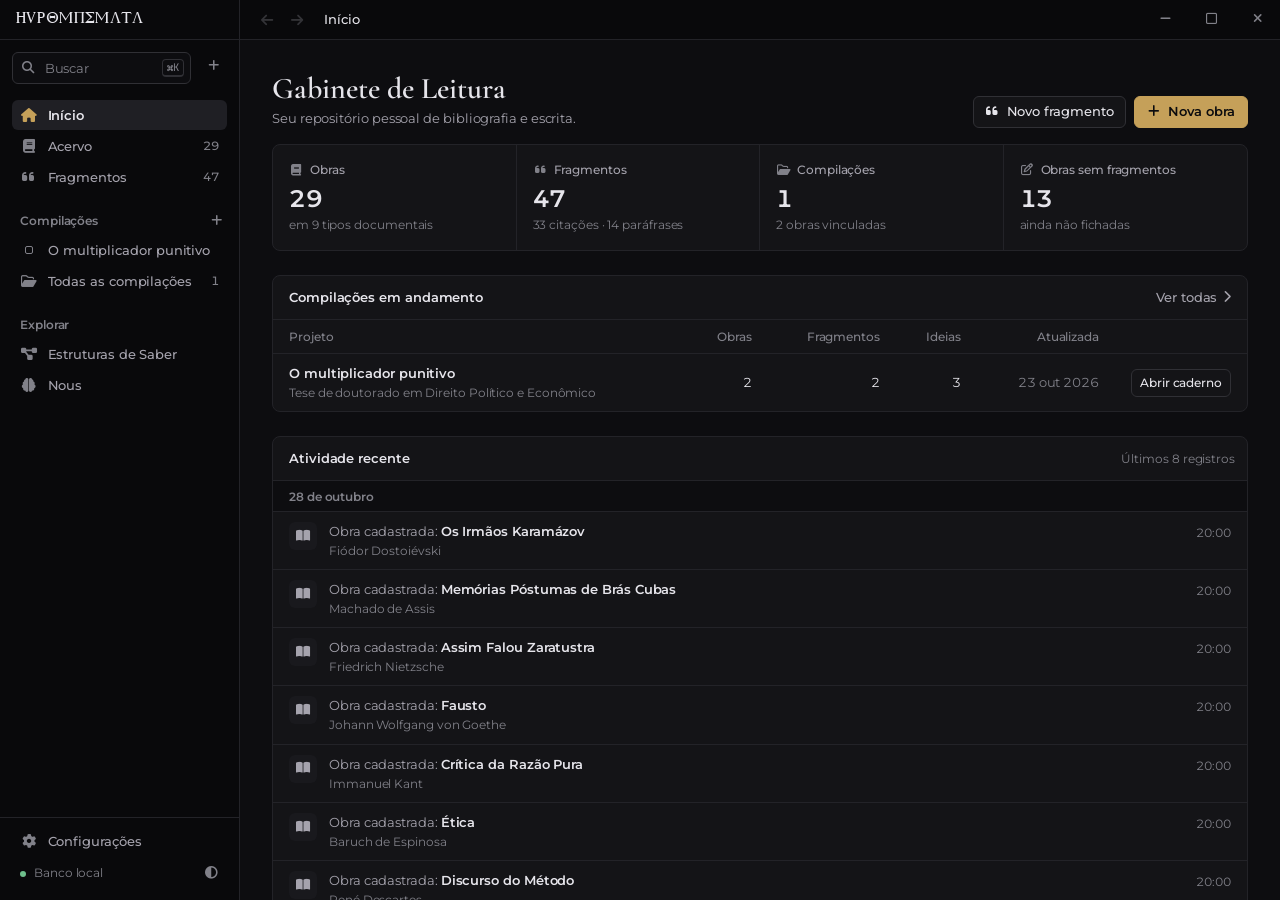
<file: design/prototype/index.html>
<!doctype html>
<html lang="pt-BR" data-theme="dark">
<head>
<meta charset="utf-8">
<meta name="viewport" content="width=device-width, initial-scale=1">
<title>Hupomnēmata · Protótipo</title>
<link rel="stylesheet" href="https://cdnjs.cloudflare.com/ajax/libs/font-awesome/6.7.2/css/all.min.css">
<link rel="stylesheet" href="tokens.css">
<style>
/* Hallmark · genre: modern-minimal (enterprise) · surface: desktop app shell · design-system: ../DESIGN.md · designed-as-app
 * nav: N3 side-rail + ⌘K · footer: none (app) · enrichment: none (typography only) · motion: overlays only
 * pre-emit critique: P5 H5 E4 S5 R5 V4
 */
*, *::before, *::after { box-sizing: border-box; }
html, body { margin: 0; height: 100%; overflow-x: clip; }
body {
  background: var(--color-canvas); color: var(--color-ink);
  font-family: var(--font-ui); font-size: var(--text-sm); line-height: 1.45; letter-spacing: var(--track-ui);
  -webkit-font-smoothing: antialiased; font-variant-numeric: lining-nums;
}
button, input, select, textarea { font: inherit; color: inherit; letter-spacing: inherit; }
button { cursor: pointer; }
::selection { background: var(--color-mark); }
.ms { font-size: 14px; line-height: 1; width: 1.25em; text-align: center; display: inline-block; flex: none; }
.ms.sm { font-size: 12.5px; }
.tnum { font-variant-numeric: tabular-nums lining-nums; }
.sr { position: absolute; width: 1px; height: 1px; overflow: hidden; clip: rect(0 0 0 0); white-space: nowrap; }
:focus-visible { outline: 2px solid var(--color-focus); outline-offset: 1px; }
::-webkit-scrollbar { width: 10px; height: 10px; }
::-webkit-scrollbar-thumb { background: var(--color-rule-2); border-radius: 10px; border: 3px solid transparent; background-clip: padding-box; }
::-webkit-scrollbar-track { background: transparent; }
kbd { font-family: var(--font-mono); font-size: 10.5px; letter-spacing: 0; color: var(--color-ink-3); border: var(--rule-w) solid var(--color-rule-2); border-bottom-width: 2px; border-radius: var(--radius-xs); padding: 0 4px; min-width: 18px; height: 18px; display: inline-grid; place-items: center; background: var(--color-canvas); }
.muted { color: var(--color-ink-2); }
.faint { color: var(--color-ink-3); }

/* ── app frame ─────────────────────────────────────── */
.app { display: grid; grid-template-columns: var(--sidebar-w) minmax(0, 1fr); grid-template-rows: var(--titlebar-h) minmax(0, 1fr); height: 100vh; }
.titlebar { grid-column: 1 / -1; display: grid; grid-template-columns: var(--sidebar-w) auto minmax(0, 1fr) auto; align-items: center; background: var(--color-chrome); border-bottom: var(--rule-w) solid var(--color-rule); }
.tb-brand { padding: 0 var(--space-md); display: flex; align-items: center; gap: var(--space-xs); border-right: var(--rule-w) solid var(--color-rule); height: 100%; }
.wordmark { font-family: var(--font-brand); font-size: 1.0625rem; letter-spacing: 0.02em; color: var(--color-ink); white-space: nowrap; }
.tb-hist { display: flex; gap: 2px; padding: 0 var(--space-xs) 0 var(--space-sm); }
.crumbs { display: flex; align-items: center; gap: 2px; min-width: 0; font-size: var(--text-sm); color: var(--color-ink-3); white-space: nowrap; overflow: hidden; }
.crumbs button { border: 0; background: none; color: var(--color-ink-3); padding: 3px 6px; border-radius: var(--radius-xs); }
.crumbs button:hover { color: var(--color-ink); background: var(--color-hover); }
.crumbs .cur { color: var(--color-ink); font-weight: 500; padding: 3px 6px; overflow: hidden; text-overflow: ellipsis; }
.crumbs .sep { color: var(--color-ink-3); font-size: 9px; opacity: 0.7; }
.win { display: flex; height: 100%; }
.win button { width: 46px; border: 0; background: none; color: var(--color-ink-3); display: grid; place-items: center; }
.win button:hover { background: var(--color-hover); color: var(--color-ink); }
.win button.close:hover { background: var(--color-danger); color: var(--color-accent-ink); }

.sidebar { display: flex; flex-direction: column; min-height: 0; background: var(--color-chrome); border-right: var(--rule-w) solid var(--color-rule); }
.sb-top { display: flex; gap: var(--space-xs); padding: var(--space-sm) var(--space-sm) var(--space-xs); }
.search-trigger { flex: 1; display: flex; align-items: center; gap: var(--space-xs); height: var(--control-h); padding: 0 6px 0 var(--space-xs); border: var(--rule-w) solid var(--color-rule-2); border-radius: var(--radius-sm); background: var(--color-canvas); color: var(--color-ink-3); text-align: left; }
.search-trigger:hover { border-color: var(--color-ink-3); color: var(--color-ink-2); }
.search-trigger .label { flex: 1; white-space: nowrap; }
.sq-btn { width: 32px; height: 32px; border: var(--rule-w) solid var(--color-rule-2); }
.nav { flex: 1; min-height: 0; overflow-y: auto; padding: var(--space-xs) var(--space-sm) var(--space-md); display: flex; flex-direction: column; gap: var(--space-md); }
.nav-group { display: flex; flex-direction: column; gap: 1px; }
.nav-head { display: flex; align-items: center; justify-content: space-between; height: 26px; padding: 0 2px 0 var(--space-xs); font-size: var(--text-xs); font-weight: 600; color: var(--color-ink-3); }
.nav-head .icon-btn { width: 22px; height: 22px; }
.nav-item { display: flex; align-items: center; gap: 10px; height: 30px; padding: 0 var(--space-xs); width: 100%; border: 0; border-radius: var(--radius-sm); background: none; color: var(--color-ink-2); font-size: var(--text-sm); font-weight: 500; text-align: left; white-space: nowrap; transition: background var(--dur-micro) var(--ease-out), color var(--dur-micro) var(--ease-out); }
.nav-item .ms { color: var(--color-ink-3); }
.nav-item .t { flex: 1; overflow: hidden; text-overflow: ellipsis; }
.nav-item .count { font-size: var(--text-xs); color: var(--color-ink-3); font-variant-numeric: tabular-nums; }
.nav-item:hover { background: var(--color-hover); color: var(--color-ink); }
.nav-item[aria-current="page"] { background: var(--color-selected); color: var(--color-ink); font-weight: 600; }
.nav-item[aria-current="page"] .ms { color: var(--color-accent); }
.proj-dot { width: 18px; display: grid; place-items: center; }
.proj-dot i { width: 8px; height: 8px; border-radius: 2px; border: 1.5px solid var(--color-ink-3); display: block; }
.nav-item[aria-current="page"] .proj-dot i { background: var(--color-accent); border-color: var(--color-accent); }
.sb-foot { border-top: var(--rule-w) solid var(--color-rule); padding: var(--space-xs) var(--space-sm) var(--space-sm); display: flex; flex-direction: column; gap: 2px; }
.sb-status { display: flex; align-items: center; justify-content: space-between; height: 30px; padding: 0 2px 0 var(--space-xs); font-size: var(--text-xs); color: var(--color-ink-3); }
.sb-status .dot { width: 6px; height: 6px; border-radius: 50%; background: var(--color-ok); display: inline-block; margin-right: 8px; }

.main { min-width: 0; min-height: 0; overflow: auto; background: var(--color-canvas); }
.main.fill { overflow: hidden; display: flex; flex-direction: column; }

/* ── controls ──────────────────────────────────────── */
.btn { display: inline-flex; align-items: center; justify-content: center; gap: 6px; height: var(--control-h); padding: 0 var(--space-sm); border-radius: var(--radius-sm); border: var(--rule-w) solid var(--color-rule-2); background: var(--color-surface); color: var(--color-ink); font-size: var(--text-sm); font-weight: 500; white-space: nowrap; transition: background var(--dur-micro) var(--ease-out), border-color var(--dur-micro) var(--ease-out), color var(--dur-micro) var(--ease-out); }
.btn .ms { font-size: 13px; margin-left: -2px; }
.btn:hover { background: var(--color-hover); border-color: var(--color-ink-3); }
.btn:active { background: var(--color-selected); }
.btn[disabled] { opacity: 0.5; cursor: not-allowed; }
.btn[disabled]:hover { background: var(--color-surface); border-color: var(--color-rule-2); }
.btn.primary { background: var(--color-accent); border-color: var(--color-accent); color: var(--color-accent-ink); font-weight: 600; }
.btn.primary:hover { background: var(--color-accent-2); border-color: var(--color-accent-2); }
.btn.ghost { background: none; border-color: transparent; color: var(--color-ink-2); }
.btn.ghost:hover { background: var(--color-hover); color: var(--color-ink); }
.btn.sm { height: var(--control-h-sm); padding: 0 var(--space-xs); font-size: var(--text-xs); }
.btn.danger { color: var(--color-danger); }
.btn.danger:hover { background: var(--color-danger-wash); border-color: var(--color-danger); }
.btn[data-state="loading"] { pointer-events: none; }
.btn[data-state="loading"] .ms { animation: spin 900ms linear infinite; }
.btn[data-state="success"] { color: var(--color-ok); }
.btn.primary[data-state="success"] { color: var(--color-accent-ink); }
@keyframes spin { to { transform: rotate(360deg); } }
.btn kbd { margin-left: 4px; background: transparent; border-color: currentColor; color: inherit; opacity: 0.55; }
.icon-btn { width: 28px; height: 28px; display: inline-grid; place-items: center; border: 0; border-radius: var(--radius-sm); background: none; color: var(--color-ink-3); flex: none; transition: background var(--dur-micro) var(--ease-out), color var(--dur-micro) var(--ease-out); }
.icon-btn:hover { background: var(--color-hover); color: var(--color-ink); }
.icon-btn:active { background: var(--color-selected); }
.icon-btn[disabled] { opacity: 0.35; cursor: default; background: none; }
.icon-btn[data-state="success"] { color: var(--color-ok); }
.icon-btn.boxed { border: var(--rule-w) solid var(--color-rule-2); }
.input, .select, .textarea { height: var(--control-h); width: 100%; padding: 0 10px; background: var(--color-canvas); color: var(--color-ink); border: var(--rule-w) solid var(--color-rule-2); border-radius: var(--radius-sm); font-size: var(--text-sm); transition: border-color var(--dur-micro) var(--ease-out), box-shadow var(--dur-micro) var(--ease-out); }
.textarea { height: auto; min-height: 84px; padding: 8px 10px; resize: vertical; line-height: 1.5; }
.input::placeholder, .textarea::placeholder { color: var(--color-ink-3); }
.input:hover, .select:hover, .textarea:hover { border-color: var(--color-ink-3); }
.input:focus, .select:focus, .textarea:focus { outline: none; border-color: var(--color-accent); box-shadow: 0 0 0 3px var(--color-accent-wash); }
.input:disabled, .select:disabled { opacity: 0.5; cursor: not-allowed; }
.input[aria-invalid="true"] { border-color: var(--color-danger); }
.input[aria-invalid="true"]:focus { box-shadow: 0 0 0 3px var(--color-danger-wash); }
.select { appearance: none; padding-right: 30px; background-image: linear-gradient(45deg, transparent 50%, var(--color-ink-3) 50%), linear-gradient(135deg, var(--color-ink-3) 50%, transparent 50%); background-position: calc(100% - 15px) 52%, calc(100% - 10px) 52%; background-size: 5px 5px; background-repeat: no-repeat; }
.searchbox { position: relative; display: flex; align-items: center; }
.searchbox > .ms { position: absolute; left: 9px; color: var(--color-ink-3); pointer-events: none; font-size: 13px; }
.searchbox .input { padding-left: 32px; }
.cb { appearance: none; width: 16px; height: 16px; margin: 0; flex: none; border: var(--rule-w) solid var(--color-ink-3); border-radius: var(--radius-xs); background: var(--color-canvas); display: inline-grid; place-items: center; cursor: pointer; transition: background var(--dur-micro) var(--ease-out), border-color var(--dur-micro) var(--ease-out); }
.cb:hover { border-color: var(--color-ink-2); }
.cb:checked, .cb:indeterminate { background: var(--color-accent); border-color: var(--color-accent); }
.cb:checked::after { content: ""; width: 8px; height: 4px; border-left: 2px solid var(--color-accent-ink); border-bottom: 2px solid var(--color-accent-ink); transform: translateY(-1px) rotate(-45deg); }
.cb:indeterminate::after { content: ""; width: 8px; height: 2px; background: var(--color-accent-ink); }
.cb:disabled { opacity: 0.4; cursor: not-allowed; }
.check { display: flex; gap: 10px; align-items: flex-start; font-size: var(--text-sm); cursor: pointer; }
.check .cb { margin-top: 1px; }
.check small { display: block; color: var(--color-ink-3); font-size: var(--text-xs); margin-top: 1px; }
.seg { display: inline-flex; padding: 2px; gap: 2px; border-radius: var(--radius-sm); background: var(--color-chrome); border: var(--rule-w) solid var(--color-rule); }
.seg button { height: 26px; padding: 0 10px; border: 0; border-radius: var(--radius-xs); background: none; color: var(--color-ink-2); font-size: var(--text-sm); font-weight: 500; display: inline-flex; gap: 6px; align-items: center; white-space: nowrap; }
.seg button .n { color: var(--color-ink-3); font-variant-numeric: tabular-nums; font-size: var(--text-xs); }
.seg button:hover { color: var(--color-ink); }
.seg button[aria-pressed="true"] { background: var(--color-surface); color: var(--color-ink); box-shadow: 0 0 0 1px var(--color-rule-2); }
.badge { display: inline-flex; align-items: center; gap: 4px; height: 20px; padding: 0 7px; border-radius: var(--radius-xs); border: var(--rule-w) solid var(--color-rule-2); color: var(--color-ink-2); font-size: var(--text-2xs); font-weight: 600; letter-spacing: 0; white-space: nowrap; background: var(--color-canvas); }
.badge .ms { font-size: 10.5px; }
.badge.accent { color: var(--color-accent); border-color: var(--color-accent-wash); background: var(--color-accent-wash); }
.chip-filter { display: inline-flex; align-items: center; gap: 6px; height: var(--control-h); padding: 0 10px 0 8px; border-radius: var(--radius-sm); border: var(--rule-w) dashed var(--color-rule-2); background: none; color: var(--color-ink-2); font-size: var(--text-sm); font-weight: 500; white-space: nowrap; }
.chip-filter:hover { border-color: var(--color-ink-3); color: var(--color-ink); }
.chip-filter.on { border-style: solid; background: var(--color-surface); color: var(--color-ink); padding-right: 4px; }
.chip-filter.on b { font-weight: 600; color: var(--color-accent); }
.chip-filter .x { width: 22px; height: 22px; display: grid; place-items: center; border-radius: var(--radius-xs); border: 0; background: none; color: var(--color-ink-3); }
.chip-filter .x:hover { background: var(--color-hover); color: var(--color-ink); }
.link { border: 0; background: none; padding: 0; color: var(--color-ink-2); font-size: inherit; font-weight: 500; display: inline-flex; align-items: center; gap: 2px; }
.link:hover { color: var(--color-accent); }
.link .ms { font-size: 12.5px; }

/* ── page scaffolding (igual em todas as telas) ───── */
.page-head { display: flex; align-items: flex-end; justify-content: space-between; gap: var(--space-lg); padding: var(--space-xl) var(--space-xl) var(--space-md); }
.h1 { font-family: var(--font-display); font-weight: 600; font-size: var(--text-h1); line-height: 1.1; letter-spacing: 0; margin: 0; min-width: 0; overflow-wrap: anywhere; }
.desc { margin: 4px 0 0; color: var(--color-ink-2); font-size: var(--text-sm); }
.head-meta { display: flex; gap: var(--space-xs); margin-top: var(--space-sm); flex-wrap: wrap; }
.actions { display: flex; gap: var(--space-xs); align-items: center; flex: none; }
.toolbar { display: flex; align-items: center; gap: var(--space-xs); padding: 0 var(--space-xl) var(--space-sm); min-height: 44px; }
.toolbar .spacer { flex: 1; }
.toolbar .count { color: var(--color-ink-3); font-size: var(--text-xs); white-space: nowrap; font-variant-numeric: tabular-nums; }
.bulkbar { display: flex; align-items: center; gap: var(--space-xs); padding: 0 var(--space-xs) 0 var(--space-sm); height: 40px; margin: 2px var(--space-xl) var(--space-sm); border-radius: var(--radius-md); background: var(--color-surface); border: var(--rule-w) solid var(--color-accent); box-shadow: 0 0 0 3px var(--color-accent-wash); }
.bulkbar .n { font-weight: 600; margin-right: var(--space-xs); white-space: nowrap; }
.tabs { display: flex; gap: var(--space-lg); padding: 0 var(--space-xl); border-bottom: var(--rule-w) solid var(--color-rule); flex: none; }
.tab { position: relative; height: 40px; border: 0; background: none; padding: 0; color: var(--color-ink-3); font-size: var(--text-sm); font-weight: 500; display: inline-flex; align-items: center; gap: 6px; white-space: nowrap; }
.tab .n { font-size: var(--text-xs); color: var(--color-ink-3); font-variant-numeric: tabular-nums; background: var(--color-hover); border-radius: var(--radius-xs); padding: 0 5px; }
.tab:hover { color: var(--color-ink); }
.tab[aria-selected="true"] { color: var(--color-ink); font-weight: 600; }
.tab[aria-selected="true"]::after { content: ""; position: absolute; left: 0; right: 0; bottom: -1px; height: 2px; background: var(--color-accent); }
.body-pad { padding: 0 var(--space-xl) var(--space-2xl); }

.card { background: var(--color-surface); border: var(--rule-w) solid var(--color-rule); border-radius: var(--radius-md); min-width: 0; }
.card-head { display: flex; align-items: center; justify-content: space-between; gap: var(--space-sm); min-height: 44px; padding: 0 var(--space-sm) 0 var(--space-md); border-bottom: var(--rule-w) solid var(--color-rule); }
.card-title { font-size: var(--text-sm); font-weight: 600; margin: 0; display: flex; gap: var(--space-xs); align-items: center; }
.card-body { padding: var(--space-md); }
.empty-state { display: flex; flex-direction: column; align-items: flex-start; gap: var(--space-xs); padding: var(--space-lg); border: var(--rule-w) solid var(--color-rule); border-radius: var(--radius-md); background: var(--color-surface); color: var(--color-ink-2); }
.empty-state .ms { color: var(--color-ink-3); font-size: 18px; }
.empty-state strong { color: var(--color-ink); font-weight: 600; }

/* ── início ────────────────────────────────────────── */
.kpis { display: grid; grid-template-columns: repeat(4, minmax(0, 1fr)); margin: 0 var(--space-xl) var(--space-lg); overflow: hidden; }
.kpi { padding: var(--space-md); border: 0; border-right: var(--rule-w) solid var(--color-rule); display: flex; flex-direction: column; gap: 2px; text-align: left; background: none; color: inherit; transition: background var(--dur-micro) var(--ease-out); }
.kpi:last-child { border-right: 0; }
.kpi:hover { background: var(--color-hover); }
.kpi .l { font-size: var(--text-xs); color: var(--color-ink-2); font-weight: 500; display: flex; align-items: center; gap: 6px; }
.kpi .l .ms { font-size: 12px; color: var(--color-ink-3); }
.kpi .v { font-size: var(--text-xl); font-weight: 600; letter-spacing: -0.02em; font-variant-numeric: tabular-nums; line-height: 1.25; margin-top: 4px; }
.kpi .s { font-size: var(--text-xs); color: var(--color-ink-3); }
.home-grid { display: grid; grid-template-columns: minmax(0, 1.7fr) minmax(0, 1fr); gap: var(--space-lg); padding: 0 var(--space-xl) var(--space-2xl); align-items: start; }
.stack { display: flex; flex-direction: column; gap: var(--space-lg); min-width: 0; }
.feed { list-style: none; margin: 0; padding: 0; }
.feed li { display: grid; grid-template-columns: 28px minmax(0, 1fr) auto; gap: var(--space-sm); padding: 10px var(--space-md); border-bottom: var(--rule-w) solid var(--color-rule); align-items: start; }
.feed li:last-child { border-bottom: 0; }
.feed li.feed-day { display: block; padding: 7px var(--space-md) 5px; font-size: var(--text-xs); font-weight: 600; color: var(--color-ink-3); background: var(--color-canvas); }
.feed .ico { width: 28px; height: 28px; border-radius: var(--radius-sm); background: var(--color-hover); display: grid; place-items: center; color: var(--color-ink-2); }
.feed .ico .ms { font-size: 12.5px; }
.feed .what { font-size: var(--text-sm); color: var(--color-ink-2); }
.feed .what b { color: var(--color-ink); font-weight: 600; }
.feed .snip { font-size: var(--text-xs); color: var(--color-ink-3); white-space: nowrap; overflow: hidden; text-overflow: ellipsis; margin-top: 1px; }
.feed .snip.serif { font-family: var(--font-display); font-size: 1rem; color: var(--color-ink-2); letter-spacing: 0; }
.feed .when { font-size: var(--text-xs); color: var(--color-ink-3); white-space: nowrap; font-variant-numeric: tabular-nums; padding-top: 2px; }
.bars { list-style: none; margin: 0; padding: var(--space-xs) 0; }
.bars li { display: grid; grid-template-columns: minmax(0, 1fr) 90px 28px; gap: var(--space-sm); align-items: center; padding: 5px var(--space-md); }
.bars li button { border: 0; background: none; padding: 0; text-align: left; color: var(--color-ink-2); font-size: var(--text-sm); white-space: nowrap; overflow: hidden; text-overflow: ellipsis; }
.bars li button:hover { color: var(--color-ink); text-decoration: underline; text-underline-offset: 3px; }
.bar { height: 6px; border-radius: 3px; background: var(--color-hover); overflow: hidden; }
.bar i { display: block; height: 100%; background: var(--color-ink-3); border-radius: 3px; }
.bars .v { text-align: right; font-size: var(--text-xs); color: var(--color-ink-2); font-variant-numeric: tabular-nums; }
.shortcuts { list-style: none; margin: 0; padding: var(--space-xs); }
.shortcuts button { width: 100%; display: flex; align-items: center; gap: 10px; height: 34px; padding: 0 var(--space-xs); border: 0; background: none; border-radius: var(--radius-sm); color: var(--color-ink); font-size: var(--text-sm); font-weight: 500; text-align: left; }
.shortcuts button .ms { color: var(--color-ink-3); }
.shortcuts button .t { flex: 1; white-space: nowrap; }
.shortcuts button:hover { background: var(--color-hover); }
.shortcuts button[aria-disabled="true"] { color: var(--color-ink-3); cursor: default; }
.shortcuts button[aria-disabled="true"]:hover { background: none; }
.epigraph { margin: 0; padding: 0 var(--space-xs); }
.epigraph p { font-family: var(--font-display); font-style: italic; font-size: 1rem; line-height: 1.5; color: var(--color-ink-3); margin: 0 0 6px; letter-spacing: 0; }
.epigraph cite { font-style: normal; font-size: var(--text-xs); color: var(--color-ink-3); }

.dtable { width: 100%; border-collapse: collapse; font-size: var(--text-sm); }
.dtable th { text-align: left; font-size: var(--text-xs); font-weight: 500; color: var(--color-ink-3); height: 34px; padding: 0 var(--space-md); border-bottom: var(--rule-w) solid var(--color-rule); white-space: nowrap; }
.dtable td { padding: 10px var(--space-md); border-bottom: var(--rule-w) solid var(--color-rule); vertical-align: middle; }
.dtable tr:last-child td { border-bottom: 0; }
.dtable .r { text-align: right; font-variant-numeric: tabular-nums; white-space: nowrap; }
.dtable tbody tr { cursor: pointer; }
.dtable tbody tr:hover td { background: var(--color-hover); }
.dtable .name { font-weight: 600; color: var(--color-ink); }
.dtable .sub { color: var(--color-ink-3); font-size: var(--text-xs); margin-top: 1px; }

/* ── acervo: tabela + painel ──────────────────────── */
.split { flex: 1; min-height: 0; display: grid; grid-template-columns: minmax(0, 1fr) var(--inspector-w); border-top: var(--rule-w) solid var(--color-rule); }
.split.no-insp { grid-template-columns: minmax(0, 1fr); }
.grid-wrap { min-width: 0; min-height: 0; display: flex; flex-direction: column; container-type: inline-size; }
.grid-scroll { flex: 1; overflow: auto; }
.g-row { display: grid; grid-template-columns: 64px minmax(0, 2.4fr) minmax(0, 1.2fr) 150px 64px 52px 104px; align-items: center; min-height: var(--row-h); border-bottom: var(--rule-w) solid var(--color-rule); padding-right: var(--space-md); }
.g-row > * { padding: 0 var(--space-xs); min-width: 0; }
.g-row > :first-child { padding-left: var(--space-xl); padding-right: 0; display: flex; }
.g-head { position: sticky; top: 0; z-index: var(--z-raised); background: var(--color-canvas); min-height: 34px; }
.g-head button { border: 0; background: none; padding: 4px 0; display: inline-flex; align-items: center; gap: 2px; font-size: var(--text-xs); font-weight: 500; color: var(--color-ink-3); white-space: nowrap; }
.g-head button:hover { color: var(--color-ink); }
.g-head button[aria-sort="ascending"], .g-head button[aria-sort="descending"] { color: var(--color-ink); font-weight: 600; }
.g-head button .ms { font-size: 12px; }
.g-head .r, .g-row .r { text-align: right; justify-content: flex-end; display: flex; }
.g-body .g-row { cursor: default; transition: background var(--dur-micro) var(--ease-out); }
.g-body .g-row:hover { background: var(--color-hover); }
.g-body .g-row[aria-selected="true"] { background: var(--color-selected); }
.g-body .g-row.checked { background: var(--color-accent-wash); }
.g-body .g-row:focus-visible { outline-offset: -2px; }
.c-title { display: flex; align-items: baseline; gap: var(--space-xs); overflow: hidden; white-space: nowrap; }
.c-title .t { font-weight: 600; color: var(--color-ink); overflow: hidden; text-overflow: ellipsis; flex: 0 1 auto; }
.c-title .st { color: var(--color-ink-3); overflow: hidden; text-overflow: ellipsis; flex: 1 1 0; min-width: 0; }
.g-row.child .c-title { padding-left: 28px; position: relative; }
.g-row.child .c-title::before { content: ""; position: absolute; left: 12px; top: -10px; width: 9px; height: 18px; border-left: 1px solid var(--color-rule-2); border-bottom: 1px solid var(--color-rule-2); border-bottom-left-radius: 3px; }
.c-text { color: var(--color-ink-2); overflow: hidden; text-overflow: ellipsis; white-space: nowrap; }
.c-num { color: var(--color-ink-2); font-variant-numeric: tabular-nums; white-space: nowrap; }
.c-zero { color: var(--color-ink-3); }
.grid-foot { display: flex; justify-content: space-between; align-items: center; height: 36px; padding: 0 var(--space-xl); border-top: var(--rule-w) solid var(--color-rule); color: var(--color-ink-3); font-size: var(--text-xs); gap: var(--space-md); flex: none; }
.grid-foot > span:first-child { overflow: hidden; text-overflow: ellipsis; white-space: nowrap; }
.grid-foot .keys { display: flex; gap: var(--space-sm); align-items: center; white-space: nowrap; }
.grid-foot .keys span { display: inline-flex; gap: 3px; align-items: center; }
@container (max-width: 860px) { .g-row { grid-template-columns: 64px minmax(0, 2.4fr) 140px 64px 52px; } .c-author, .c-added { display: none !important; } .grid-foot .keys span:nth-child(n+2) { display: none; } }
@container (max-width: 600px) { .g-row { grid-template-columns: 64px minmax(0, 1fr) 64px; } .c-type, .c-frag { display: none !important; } }

.inspector { border-left: var(--rule-w) solid var(--color-rule); background: var(--color-surface); min-width: 0; min-height: 0; display: flex; flex-direction: column; }
.insp-head { padding: var(--space-md) var(--space-md) 0 var(--space-lg); }
.insp-top { display: flex; align-items: center; gap: 2px; margin-bottom: var(--space-sm); }
.insp-top .spacer { flex: 1; }
.insp-title { font-family: var(--font-display); font-weight: 600; font-size: var(--text-h2); line-height: 1.15; letter-spacing: 0; margin: 0; overflow-wrap: anywhere; padding-right: var(--space-xs); }
.insp-sub { margin: 4px 0 0; color: var(--color-ink-2); font-size: var(--text-sm); padding-right: var(--space-xs); }
.insp-by { margin: 6px 0 0; font-size: var(--text-sm); color: var(--color-ink-2); }
.insp-actions { display: flex; gap: var(--space-xs); margin: var(--space-md) 0 0; }
.insp-tabs { display: flex; gap: var(--space-lg); padding: 0 var(--space-lg); border-bottom: var(--rule-w) solid var(--color-rule); margin-top: var(--space-sm); }
.insp-body { flex: 1; overflow: auto; }
.insp-sec { padding: var(--space-md) var(--space-lg); border-bottom: var(--rule-w) solid var(--color-rule); display: flex; flex-direction: column; gap: var(--space-xs); }
.insp-sec:last-child { border-bottom: 0; }
.sec-head { display: flex; align-items: center; justify-content: space-between; gap: var(--space-xs); min-height: 28px; }
.sec-title { font-size: var(--text-xs); font-weight: 600; color: var(--color-ink-2); margin: 0; }
.ref-box { background: var(--color-canvas); border: var(--rule-w) solid var(--color-rule); border-radius: var(--radius-sm); padding: 10px 12px; font-size: var(--text-sm); line-height: 1.6; color: var(--color-ink); }
.ref-box b { font-weight: 700; }
.props { display: grid; grid-template-columns: 104px minmax(0, 1fr); margin: 0; font-size: var(--text-sm); }
.props dt { color: var(--color-ink-3); padding: 5px 0; }
.props dd { margin: 0; padding: 5px 0; color: var(--color-ink); min-width: 0; overflow-wrap: anywhere; font-variant-numeric: tabular-nums; }
.props dd .link { color: var(--color-ink); text-decoration: underline; text-decoration-color: var(--color-rule-2); text-underline-offset: 3px; text-align: left; }
.props dd .link:hover { color: var(--color-accent); }
.prose { font-family: var(--font-display); font-size: 1.0625rem; line-height: 1.55; color: var(--color-ink); margin: 0; letter-spacing: 0; }
.mini-frag { padding: var(--space-sm) var(--space-sm) var(--space-sm) var(--space-lg); border-bottom: var(--rule-w) solid var(--color-rule); display: grid; grid-template-columns: minmax(0, 1fr) auto; gap: var(--space-xs); }
.mini-frag p { margin: 4px 0 0; font-family: var(--font-display); font-size: 1rem; line-height: 1.45; letter-spacing: 0; }
.clamp-3 { display: -webkit-box; -webkit-line-clamp: 3; -webkit-box-orient: vertical; overflow: hidden; }
.meta { display: flex; gap: 6px; align-items: center; flex-wrap: wrap; font-size: var(--text-xs); color: var(--color-ink-3); font-variant-numeric: tabular-nums; }
.meta .sep::before { content: "·"; }
.meta b { font-weight: 600; color: var(--color-ink-2); }

/* ── fragmentos ────────────────────────────────────── */
.flist { padding: 0 var(--space-xl) var(--space-2xl); }
.fgroup { border: var(--rule-w) solid var(--color-rule); border-radius: var(--radius-md); background: var(--color-surface); margin-bottom: var(--space-sm); }
.fg-head { display: flex; align-items: center; gap: var(--space-xs); height: 44px; padding: 0 var(--space-xs); background: var(--color-surface); border-radius: var(--radius-md); }
.fgroup:not(.collapsed) .fg-head { border-bottom: var(--rule-w) solid var(--color-rule); border-radius: var(--radius-md) var(--radius-md) 0 0; }
.fg-head .chev { transition: transform var(--dur-short) var(--ease-out); }
.fgroup.collapsed .fg-head .chev { transform: rotate(-90deg); }
.fg-title { font-weight: 600; white-space: nowrap; overflow: hidden; text-overflow: ellipsis; }
.fg-by { color: var(--color-ink-3); font-size: var(--text-xs); white-space: nowrap; }
.fg-head .spacer { flex: 1; }
.frow { display: grid; grid-template-columns: 24px minmax(0, 1fr) auto; gap: var(--space-sm); padding: var(--space-sm) var(--space-sm) var(--space-sm) var(--space-md); border-bottom: var(--rule-w) solid var(--color-rule); transition: background var(--dur-micro) var(--ease-out); }
.frow:last-child { border-bottom: 0; border-radius: 0 0 var(--radius-md) var(--radius-md); }
.frow:hover, .frow:focus-within { background: var(--color-hover); }
.frow > .ms { color: var(--color-ink-3); margin-top: 4px; }
.frow .quote { font-family: var(--font-display); font-size: var(--text-read); line-height: 1.5; margin: 0 0 6px; max-width: 72ch; white-space: pre-line; letter-spacing: 0; }
.frow .comment { font-size: var(--text-sm); line-height: 1.6; color: var(--color-ink-2); margin: 0 0 6px; max-width: 80ch; }
.frow .tools { display: flex; gap: 2px; opacity: 0; transition: opacity var(--dur-micro) var(--ease-out); align-self: start; }
.frow:hover .tools, .frow:focus-within .tools { opacity: 1; }
@media (hover: none) { .frow .tools { opacity: 1; } }

/* ── compilação ────────────────────────────────────── */
.caderno { flex: 1; min-height: 0; display: grid; grid-template-columns: 248px minmax(0, 1fr) 320px; }
.outline { border-right: var(--rule-w) solid var(--color-rule); background: var(--color-chrome); overflow: auto; padding: var(--space-md) var(--space-sm); display: flex; flex-direction: column; gap: var(--space-md); }
.ol-list { list-style: none; margin: 4px 0 0; padding: 0; display: flex; flex-direction: column; gap: 1px; }
.ol-item { width: 100%; display: grid; grid-template-columns: 20px minmax(0, 1fr) auto; gap: 6px; align-items: center; height: 30px; padding: 0 var(--space-xs); border: 0; background: none; border-radius: var(--radius-sm); text-align: left; color: var(--color-ink-2); font-size: var(--text-sm); font-weight: 500; }
.ol-item .i { color: var(--color-ink-3); font-variant-numeric: tabular-nums; font-size: var(--text-xs); }
.ol-item .t { overflow: hidden; text-overflow: ellipsis; white-space: nowrap; }
.ol-item .n { font-size: var(--text-xs); color: var(--color-ink-3); font-variant-numeric: tabular-nums; }
.ol-item:hover { background: var(--color-hover); color: var(--color-ink); }
.ol-item[aria-current="true"] { background: var(--color-selected); color: var(--color-ink); font-weight: 600; }
.ol-item[aria-current="true"] .i { color: var(--color-accent); }
.ol-note { font-size: var(--text-xs); color: var(--color-ink-3); padding: 0 var(--space-xs); margin: 0; line-height: 1.5; }
.writing { overflow: auto; padding: var(--space-xl) var(--space-xl) var(--space-3xl); }
.writing-inner { max-width: 700px; margin: 0 auto; display: flex; flex-direction: column; gap: var(--space-2xl); }
.idea { scroll-margin-top: var(--space-lg); display: flex; flex-direction: column; gap: var(--space-sm); }
.idea-head { display: flex; justify-content: space-between; align-items: center; gap: var(--space-md); }
.idea-title { font-family: var(--font-display); font-size: var(--text-h2); font-weight: 600; line-height: 1.15; margin: 0; letter-spacing: 0; display: flex; gap: 10px; align-items: baseline; min-width: 0; overflow-wrap: anywhere; }
.idea-title .i { font-family: var(--font-ui); font-size: var(--text-sm); font-weight: 600; color: var(--color-ink-3); font-variant-numeric: tabular-nums; letter-spacing: var(--track-ui); }
.idea-central { display: grid; grid-template-columns: 104px minmax(0, 1fr); gap: var(--space-sm); padding: 10px 0; margin: 0; border-top: var(--rule-w) solid var(--color-rule); border-bottom: var(--rule-w) solid var(--color-rule); font-size: var(--text-sm); }
.idea-central dt { color: var(--color-ink-3); }
.idea-central dd { margin: 0; color: var(--color-ink); }
.fblock { border: var(--rule-w) solid var(--color-rule); border-radius: var(--radius-md); background: var(--color-surface); }
.fb-head { display: flex; align-items: center; gap: var(--space-xs); height: 40px; padding: 0 6px 0 var(--space-xs); border-bottom: var(--rule-w) solid var(--color-rule); }
.fb-head .grip { color: var(--color-ink-3); cursor: grab; }
.fb-head .w { font-size: var(--text-xs); font-weight: 600; white-space: nowrap; overflow: hidden; text-overflow: ellipsis; }
.fb-head .spacer { flex: 1; }
.fb-body { padding: var(--space-sm) var(--space-md); }
.fb-body .quote { font-family: var(--font-display); font-size: var(--text-read); line-height: 1.5; margin: 0 0 8px; white-space: pre-line; letter-spacing: 0; }
.fb-foot { display: flex; align-items: center; justify-content: space-between; gap: var(--space-xs); padding: 4px 6px 4px var(--space-md); border-top: var(--rule-w) solid var(--color-rule); }
.rail { border-left: var(--rule-w) solid var(--color-rule); padding: var(--space-md); overflow: auto; display: flex; flex-direction: column; gap: var(--space-lg); background: var(--color-surface); }
.ref-list { list-style: none; margin: var(--space-xs) 0 0; padding: 0; display: flex; flex-direction: column; gap: var(--space-sm); counter-reset: ref; }
.ref-list li { display: grid; grid-template-columns: 18px minmax(0, 1fr); gap: 6px; font-size: var(--text-xs); line-height: 1.6; color: var(--color-ink-2); }
.ref-list li::before { counter-increment: ref; content: counter(ref) "."; color: var(--color-ink-3); font-variant-numeric: tabular-nums; }
.ref-list b { color: var(--color-ink); }
.plain-list { list-style: none; margin: var(--space-xs) 0 0; padding: 0; }
.plain-list button { width: 100%; display: flex; justify-content: space-between; gap: var(--space-sm); padding: 7px 0; border: 0; border-bottom: var(--rule-w) solid var(--color-rule); background: none; text-align: left; font-size: var(--text-sm); color: var(--color-ink); }
.plain-list button:hover .t { color: var(--color-accent); }
.plain-list .t { font-weight: 500; overflow: hidden; text-overflow: ellipsis; white-space: nowrap; }
.plain-list .n { color: var(--color-ink-3); font-size: var(--text-xs); white-space: nowrap; font-variant-numeric: tabular-nums; }
.pw-frag { display: grid; grid-template-columns: 28px minmax(0, 1fr) 200px; gap: var(--space-sm); padding: var(--space-sm) var(--space-md); border-bottom: var(--rule-w) solid var(--color-rule); align-items: start; }
.pw-frag:last-child { border-bottom: 0; }
.pw-frag .quote { font-family: var(--font-display); font-size: 1.0625rem; line-height: 1.45; margin: 0 0 4px; letter-spacing: 0; }
.field { display: flex; flex-direction: column; gap: 6px; min-width: 0; }
.field > label { font-size: var(--text-xs); font-weight: 600; color: var(--color-ink-2); }
.field .req { color: var(--color-accent); }
.field .help { font-size: var(--text-xs); color: var(--color-ink-3); }
.field .err { font-size: var(--text-xs); color: var(--color-danger); display: flex; gap: 4px; align-items: center; }
.danger-zone { border-color: var(--color-danger-wash); }
.danger-zone .card-head { border-bottom-color: var(--color-danger-wash); }

/* ── overlays ──────────────────────────────────────── */
.scrim { position: fixed; inset: 0; background: var(--color-scrim); z-index: var(--z-modal); display: grid; place-items: center; padding: var(--space-lg); animation: fade var(--dur-short) var(--ease-out); }
@keyframes fade { from { opacity: 0; } }
.dialog { width: min(1040px, 100%); height: min(740px, 100%); background: var(--color-surface); border-radius: var(--radius-lg); box-shadow: var(--shadow-pop); display: grid; grid-template-rows: auto minmax(0, 1fr) auto; overflow: hidden; animation: pop var(--dur-long) var(--ease-out); }
@keyframes pop { from { transform: scale(0.98); opacity: 0; } }
.dialog-head { display: flex; align-items: center; justify-content: space-between; height: 52px; padding: 0 var(--space-sm) 0 var(--space-lg); border-bottom: var(--rule-w) solid var(--color-rule); }
.dialog-head h2 { font-size: var(--text-md); font-weight: 600; margin: 0; }
.dialog-body { display: grid; grid-template-columns: 248px minmax(0, 1fr); min-height: 0; }
.types { border-right: var(--rule-w) solid var(--color-rule); padding: var(--space-sm); overflow-y: auto; overflow-x: hidden; display: flex; flex-direction: column; gap: var(--space-sm); background: var(--color-chrome); }
.type-group { display: flex; flex-direction: column; gap: 1px; }
.type-item { display: flex; align-items: center; gap: 10px; height: 30px; padding: 0 var(--space-xs); border: 0; border-radius: var(--radius-sm); background: none; color: var(--color-ink-2); font-size: var(--text-sm); font-weight: 500; text-align: left; white-space: nowrap; min-width: 0; }
.type-item span:last-child { overflow: hidden; text-overflow: ellipsis; }
.type-item .ms { color: var(--color-ink-3); }
.type-item:hover { background: var(--color-hover); color: var(--color-ink); }
.type-item[aria-pressed="true"] { background: var(--color-selected); color: var(--color-ink); font-weight: 600; }
.type-item[aria-pressed="true"] .ms { color: var(--color-accent); }
.form { overflow: auto; padding: var(--space-lg) var(--space-xl) var(--space-xl); display: flex; flex-direction: column; gap: var(--space-lg); }
.form-intro { display: flex; align-items: center; gap: var(--space-sm); }
.form-intro .ico { width: 36px; height: 36px; border-radius: var(--radius-sm); background: var(--color-hover); display: grid; place-items: center; color: var(--color-accent); }
.form-intro h3 { margin: 0; font-size: var(--text-md); font-weight: 600; }
.form-intro p { margin: 1px 0 0; color: var(--color-ink-3); font-size: var(--text-xs); }
.fset { border: 0; margin: 0; padding: var(--space-lg) 0 0; border-top: var(--rule-w) solid var(--color-rule); display: grid; grid-template-columns: 180px minmax(0, 1fr); gap: var(--space-lg); min-width: 0; }
.fset legend { float: left; padding: 0; font-size: var(--text-sm); font-weight: 600; }
.fset legend small { display: block; font-weight: 400; color: var(--color-ink-3); font-size: var(--text-xs); margin-top: 3px; line-height: 1.45; }
.fgrid { display: grid; grid-template-columns: repeat(2, minmax(0, 1fr)); gap: var(--space-md); }
.fgrid .full { grid-column: 1 / -1; }
.fgrid.three { grid-template-columns: repeat(3, minmax(0, 1fr)); }
.dialog-foot { display: grid; grid-template-columns: minmax(0, 1fr) auto; gap: var(--space-lg); align-items: center; padding: var(--space-sm) var(--space-sm) var(--space-sm) var(--space-lg); border-top: var(--rule-w) solid var(--color-rule); background: var(--color-chrome); }
.preview-label { font-size: var(--text-xs); font-weight: 600; color: var(--color-ink-3); margin-bottom: 2px; }
.preview-text { font-size: var(--text-sm); line-height: 1.55; color: var(--color-ink); min-height: 1.55em; }
.preview-text.placeholder { color: var(--color-ink-3); }

.palette { position: fixed; inset: 0; z-index: var(--z-modal); background: var(--color-scrim); display: flex; justify-content: center; align-items: flex-start; padding-top: 12vh; animation: fade var(--dur-short) var(--ease-out); }
.palette-box { width: min(620px, calc(100% - 32px)); background: var(--color-surface); border-radius: var(--radius-lg); box-shadow: var(--shadow-pop); overflow: hidden; animation: pop var(--dur-short) var(--ease-out); }
.palette-input { display: flex; align-items: center; gap: var(--space-sm); padding: 0 var(--space-md); border-bottom: var(--rule-w) solid var(--color-rule); }
.palette-input .ms { color: var(--color-ink-3); }
.palette-input input { flex: 1; height: 50px; border: 0; background: none; outline: none; font-size: var(--text-md); }
.palette-input input::placeholder { color: var(--color-ink-3); }
.palette-results { max-height: 400px; overflow: auto; padding: 6px; }
.p-group { padding: 8px 8px 4px; font-size: var(--text-xs); font-weight: 600; color: var(--color-ink-3); }
.p-item { display: flex; align-items: center; gap: 10px; width: 100%; height: 36px; padding: 0 8px; border: 0; border-radius: var(--radius-sm); background: none; text-align: left; color: var(--color-ink); font-size: var(--text-sm); }
.p-item .ms { color: var(--color-ink-3); }
.p-item .t { flex: 1; min-width: 0; overflow: hidden; text-overflow: ellipsis; white-space: nowrap; font-weight: 500; }
.p-item .s { color: var(--color-ink-3); font-size: var(--text-xs); white-space: nowrap; max-width: 40%; overflow: hidden; text-overflow: ellipsis; }
.p-item[aria-selected="true"] { background: var(--color-selected); }
.p-item[aria-selected="true"] .ms { color: var(--color-accent); }
.palette-foot { display: flex; gap: var(--space-md); padding: 8px var(--space-md); border-top: var(--rule-w) solid var(--color-rule); color: var(--color-ink-3); font-size: var(--text-xs); background: var(--color-chrome); }
.palette-foot span { display: inline-flex; gap: 4px; align-items: center; }

.menu { position: fixed; z-index: var(--z-dropdown); min-width: 220px; max-width: 300px; background: var(--color-surface); border-radius: var(--radius-md); box-shadow: var(--shadow-menu); padding: 4px; animation: fade var(--dur-micro) var(--ease-out); }
.menu-label { padding: 6px 8px 4px; font-size: var(--text-xs); font-weight: 600; color: var(--color-ink-3); }
.menu-item { display: flex; align-items: center; gap: 10px; width: 100%; height: 32px; padding: 0 8px; border: 0; border-radius: var(--radius-xs); background: none; text-align: left; color: var(--color-ink); font-size: var(--text-sm); }
.menu-item .ms { color: var(--color-ink-3); font-size: 13px; }
.menu-item .t { flex: 1; white-space: nowrap; overflow: hidden; text-overflow: ellipsis; }
.menu-item .n { color: var(--color-ink-3); font-size: var(--text-xs); font-variant-numeric: tabular-nums; }
.menu-item:hover, .menu-item:focus-visible { background: var(--color-hover); outline: none; }
.menu-item[aria-disabled="true"] { color: var(--color-ink-3); cursor: default; }
.menu-item[aria-disabled="true"]:hover { background: none; }
.menu-item.danger, .menu-item.danger .ms { color: var(--color-danger); }
.menu-sep { height: 1px; background: var(--color-rule); margin: 4px -4px; }

.toast { position: fixed; right: var(--space-lg); bottom: var(--space-lg); z-index: var(--z-toast); display: flex; align-items: center; gap: var(--space-sm); min-height: 40px; padding: 0 6px 0 var(--space-md); background: var(--color-toast); color: var(--color-toast-ink); border-radius: var(--radius-md); font-size: var(--text-sm); font-weight: 500; box-shadow: var(--shadow-pop); animation: toast-in var(--dur-short) var(--ease-out); }
.toast .ms { font-size: 13px; }
.toast button { border: 0; background: none; color: inherit; font-weight: 700; padding: 6px 8px; border-radius: var(--radius-xs); display: inline-grid; place-items: center; }
.toast button:hover { background: var(--color-scrim); }
@keyframes toast-in { from { transform: translateY(6px); opacity: 0; } }

@media (max-width: 1280px) {
  .home-grid { grid-template-columns: minmax(0, 1fr); }
  .caderno { grid-template-columns: 220px minmax(0, 1fr); }
  .rail { display: none; }
  :root { --inspector-w: 340px; }
}
@media (max-width: 960px) {
  :root { --sidebar-w: 56px; }
  .wordmark { font-size: 0; }
  .wordmark::first-letter { font-size: 1.0625rem; }
  .nav-item .t, .nav-item .count, .nav-head, .search-trigger .label, .search-trigger kbd, .sb-status > span { display: none; }
  .sb-top { flex-direction: column; }
  .search-trigger { flex: none; width: 32px; height: 32px; padding: 0; justify-content: center; }
  .kpis { grid-template-columns: repeat(2, minmax(0, 1fr)); }
  .kpi:nth-child(2) { border-right: 0; }
  .kpi:nth-child(-n+2) { border-bottom: var(--rule-w) solid var(--color-rule); }
  .split { grid-template-columns: minmax(0, 1fr); }
  .inspector { position: fixed; right: 0; top: var(--titlebar-h); bottom: 0; width: min(380px, 100%); z-index: var(--z-sticky); box-shadow: var(--shadow-pop); }
  .caderno { grid-template-columns: minmax(0, 1fr); }
  .outline { display: none; }
  .page-head { flex-direction: column; align-items: flex-start; }
  .toolbar { flex-wrap: wrap; padding-top: var(--space-xs); }
  .fset { grid-template-columns: minmax(0, 1fr); }
  .dialog-body { grid-template-columns: minmax(0, 1fr); }
  .types { display: none; }
  .pw-frag { grid-template-columns: 28px minmax(0, 1fr); }
  .pw-frag .field { grid-column: 2; }
}
@media (prefers-reduced-motion: reduce) {
  *, *::before, *::after { animation-duration: 120ms !important; transition-duration: 120ms !important; }
  .dialog, .palette-box, .toast { animation-name: fade !important; }
}
</style>
</head>
<body>
<div class="app">
  <header class="titlebar">
    <div class="tb-brand"><span class="wordmark" aria-label="Hupomnēmata">hupomnemata</span></div>
    <div class="tb-hist">
      <button class="icon-btn" data-action="back" aria-label="Voltar" title="Voltar (⌘[)"><i class="fa-solid fa-arrow-left ms" aria-hidden="true"></i></button>
      <button class="icon-btn" data-action="fwd" aria-label="Avançar" title="Avançar (⌘])"><i class="fa-solid fa-arrow-right ms" aria-hidden="true"></i></button>
    </div>
    <nav class="crumbs" id="crumbs" aria-label="Caminho"></nav>
    <div class="win" aria-hidden="true">
      <button tabindex="-1"><i class="fa-solid fa-minus ms sm" aria-hidden="true"></i></button>
      <button tabindex="-1"><i class="fa-regular fa-square ms sm" aria-hidden="true"></i></button>
      <button tabindex="-1" class="close"><i class="fa-solid fa-xmark ms sm" aria-hidden="true"></i></button>
    </div>
  </header>
  <aside class="sidebar" aria-label="Navegação principal">
    <div class="sb-top">
      <button class="search-trigger" data-action="palette"><i class="fa-solid fa-magnifying-glass ms sm" aria-hidden="true"></i><span class="label">Buscar</span><kbd>⌘K</kbd></button>
      <button class="icon-btn sq-btn" data-action="new-work" aria-label="Nova obra" title="Nova obra (⌘N)"><i class="fa-solid fa-plus ms sm" aria-hidden="true"></i></button>
    </div>
    <nav class="nav" id="nav"></nav>
    <div class="sb-foot">
      <button class="nav-item" data-go="config" id="nav-config"><i class="fa-solid fa-gear ms" aria-hidden="true"></i><span class="t">Configurações</span></button>
      <div class="sb-status"><span><span class="dot"></span>Banco local</span><button class="icon-btn" data-action="toggle-theme" id="theme-btn" aria-label="Alternar tema"></button></div>
    </div>
  </aside>
  <main class="main" id="view" tabindex="-1"></main>
</div>
<div id="overlay"></div>
<div id="menu-root"></div>
<div id="toast-root" aria-live="polite"></div>

<script src="data.js"></script>
<script>
(() => {
const D = window.HUP_DATA;
const $ = (s, r = document) => r.querySelector(s);
const $$ = (s, r = document) => [...r.querySelectorAll(s)];
const esc = (s) => String(s ?? '').replace(/[&<>"']/g, c => ({'&':'&amp;','<':'&lt;','>':'&gt;','"':'&quot;',"'":'&#39;'}[c]));
const FA = {"home": "fa-solid fa-house", "library_books": "fa-solid fa-book", "format_quote": "fa-solid fa-quote-left", "add": "fa-solid fa-plus", "folder_open": "fa-regular fa-folder-open", "hub": "fa-solid fa-diagram-project", "neurology": "fa-solid fa-brain", "settings": "fa-solid fa-gear", "search": "fa-solid fa-magnifying-glass", "light_mode": "fa-regular fa-sun", "dark_mode": "fa-regular fa-moon", "arrow_back": "fa-solid fa-arrow-left", "arrow_forward": "fa-solid fa-arrow-right", "chevron_right": "fa-solid fa-chevron-right", "remove": "fa-solid fa-minus", "crop_square": "fa-regular fa-square", "close": "fa-solid fa-xmark", "edit_note": "fa-regular fa-pen-to-square", "menu_book": "fa-solid fa-book-open", "school": "fa-solid fa-graduation-cap", "mail": "fa-regular fa-envelope", "article": "fa-regular fa-file-lines", "auto_stories": "fa-solid fa-book-open-reader", "newspaper": "fa-regular fa-newspaper", "event_note": "fa-regular fa-calendar-days", "gavel": "fa-solid fa-gavel", "account_balance": "fa-solid fa-building-columns", "lightbulb": "fa-regular fa-lightbulb", "description": "fa-regular fa-file-lines", "movie": "fa-solid fa-film", "music_note": "fa-solid fa-music", "queue_music": "fa-solid fa-music", "image": "fa-regular fa-image", "map": "fa-regular fa-map", "deployed_code": "fa-solid fa-cube", "chat_bubble": "fa-regular fa-comment", "add_notes": "fa-solid fa-file-circle-plus", "upload_file": "fa-solid fa-file-import", "ios_share": "fa-solid fa-file-export", "content_copy": "fa-regular fa-copy", "bookmark_add": "fa-regular fa-bookmark", "delete": "fa-regular fa-trash-can", "keyboard_arrow_up": "fa-solid fa-chevron-up", "keyboard_arrow_down": "fa-solid fa-chevron-down", "more_horiz": "fa-solid fa-ellipsis", "open_in_new": "fa-solid fa-arrow-up-right-from-square", "expand_more": "fa-solid fa-chevron-down", "unfold_more": "fa-solid fa-angles-down", "unfold_less": "fa-solid fa-angles-up", "search_off": "fa-solid fa-magnifying-glass", "inbox": "fa-solid fa-inbox", "drag_indicator": "fa-solid fa-grip-vertical", "move_to_inbox": "fa-solid fa-inbox", "architecture": "fa-solid fa-compass-drafting", "check": "fa-solid fa-check", "check_circle": "fa-regular fa-circle-check", "info": "fa-solid fa-circle-info", "error": "fa-solid fa-circle-exclamation", "progress_activity": "fa-solid fa-spinner", "arrow_upward": "fa-solid fa-arrow-up", "arrow_downward": "fa-solid fa-arrow-down", "folder": "fa-regular fa-folder", "contrast": "fa-solid fa-circle-half-stroke", "library_add": "fa-regular fa-clone", "visibility": "fa-regular fa-eye", "edit": "fa-solid fa-pen"};
const ms = (n, cls = '') => `<i class="${FA[n] || 'fa-solid fa-circle'} ms ${cls}" aria-hidden="true" data-i="${n}"></i>`;
const plural = (n, s, p) => `${n} ${n === 1 ? s : p}`;
const MON = ['jan','fev','mar','abr','mai','jun','jul','ago','set','out','nov','dez'];
const MONL = ['janeiro','fevereiro','março','abril','maio','junho','julho','agosto','setembro','outubro','novembro','dezembro'];
const parseD = (s) => s ? new Date(s.replace(' ', 'T')) : null;
const fmtDate = (s) => { const d = parseD(s); return d ? `${d.getDate()} ${MON[d.getMonth()]} ${d.getFullYear()}` : ''; };
const fmtDay = (s) => { const d = parseD(s); return d ? `${d.getDate()} de ${MONL[d.getMonth()]}` : ''; };
const fmtTime = (s) => { const d = parseD(s); return d ? `${String(d.getHours()).padStart(2, '0')}:${String(d.getMinutes()).padStart(2, '0')}` : ''; };

/* ── dados ─────────────────────────────────────────── */
let works = D.works;
let byId = Object.fromEntries(works.map(w => [w.id, w]));
const frags = D.fragments;
const fragsByWork = {};
frags.forEach(f => (fragsByWork[f.bib_res_id] ||= []).push(f));
Object.values(fragsByWork).forEach(a => a.sort((x, y) => x.id - y.id));
const comps = D.compilations;
const compsOfWork = (id) => comps.filter(c => c.works.includes(id));
const compsOfFrag = (id) => comps.filter(c => c.members.some(m => m.fragment_id === id));
const kindLabel = (t) => t === 'quote' ? 'Citação' : 'Paráfrase';
const kindIcon = (t) => t === 'quote' ? 'format_quote' : 'chat_bubble';
const qt = (s) => /^[“"«]/.test(String(s).trim()) ? esc(s) : `“${esc(s)}”`;
const shortCite = (f) => `(${f.citation_author}, ${f.display_year}${f.location_value ? ', ' + f.location_value : ''})`;
const refHtml = (w) => w.ref.map(([t, s]) => s === 'bold' ? `<b>${esc(t)}</b>` : s === 'italic' ? `<i>${esc(t)}</i>` : esc(t)).join('');
const refPlain = (w) => w.ref.map(([t]) => t).join('').trim();
const authorsLine = (w) => w.authors.length ? w.authors.join(', ') : 'Sem autoria';
const yearNum = (y) => { const m = String(y).match(/\d+/); const n = m ? +m[0] : 99999; return /a\.C\./.test(y) ? -n : n; };
const TYPE_ICON = {
  'Livros em geral': 'menu_book', 'Trabalho acadêmico': 'school', 'Correspondência': 'mail',
  'Artigo de revista': 'article', 'Revista': 'auto_stories', 'Coleção periódica': 'library_books', 'Artigo de jornal': 'newspaper',
  'Anais em volume único': 'event_note', 'Anais em periódico': 'event_note',
  'Legislação': 'gavel', 'Jurisprudência': 'account_balance', 'Patente': 'lightbulb',
  'Documento digital': 'description', 'Audiovisual': 'movie', 'Áudio': 'music_note', 'Partitura': 'queue_music',
  'Documento visual': 'image', 'Cartográfico': 'map', 'Tridimensional': 'deployed_code'
};
const TYPE_GROUPS = [
  ['Textos', ['Livros em geral', 'Trabalho acadêmico', 'Correspondência']],
  ['Periódicos', ['Artigo de revista', 'Revista', 'Coleção periódica', 'Artigo de jornal']],
  ['Eventos', ['Anais em volume único', 'Anais em periódico']],
  ['Jurídico', ['Legislação', 'Jurisprudência', 'Patente']],
  ['Mídia e objetos', ['Audiovisual', 'Áudio', 'Partitura', 'Documento visual', 'Cartográfico', 'Tridimensional']],
  ['Digital', ['Documento digital']],
];
const TYPE_DESC = { 'Livros em geral': 'Livro, enciclopédia, dicionário ou catálogo' };

/* ── estado ────────────────────────────────────────── */
const S = {
  view: 'inicio', type: null, compFilter: null, comp: 1, q: '', sortKey: 'created', sortDir: 'desc', sel: null, itab: 'geral', checked: new Set(),
  fKind: 'all', fq: '', collapsed: new Set(), tab: 'caderno', idea: null,
  theme: 'dark', palette: null, form: null, menu: null,
};
try { const t = localStorage.getItem('hup-theme'); if (t) S.theme = t; } catch (e) {}
const hist = { stack: [], i: -1 };
const snap = () => ({ view: S.view, comp: S.comp, tab: S.tab, sel: S.sel, type: S.type });
function go(view, extra = {}, push = true) {
  Object.assign(S, { view }, extra);
  if (push) { hist.stack = hist.stack.slice(0, hist.i + 1); hist.stack.push(snap()); hist.i = hist.stack.length - 1; }
  S.menu = null; render(); $('#view').scrollTop = 0;
}
function travel(d) { const j = hist.i + d; if (j < 0 || j >= hist.stack.length) return; hist.i = j; go(hist.stack[j].view, { ...hist.stack[j] }, false); }

/* ── shell ─────────────────────────────────────────── */
function renderShell() {
  const item = (v, icon, label, count) => `<button class="nav-item" data-go="${v}" ${S.view === v ? 'aria-current="page"' : ''}>${ms(icon)}<span class="t">${label}</span>${count != null ? `<span class="count">${count}</span>` : ''}</button>`;
  $('#nav').innerHTML = `
    <div class="nav-group">
      ${item('inicio', 'home', 'Início')}
      ${item('acervo', 'library_books', 'Acervo', works.length)}
      ${item('fragmentos', 'format_quote', 'Fragmentos', frags.length)}
    </div>
    <div class="nav-group">
      <div class="nav-head"><span>Compilações</span><button class="icon-btn" aria-label="Nova compilação" title="Nova compilação" data-action="toast" data-msg="Nova compilação">${ms('add', 'sm')}</button></div>
      ${comps.map(c => `<button class="nav-item" data-go="compilacao" data-comp="${c.id}" ${S.view === 'compilacao' && S.comp === c.id ? 'aria-current="page"' : ''}><span class="proj-dot"><i></i></span><span class="t">${esc(c.name)}</span></button>`).join('')}
      ${item('compilacoes', 'folder_open', 'Todas as compilações', comps.length)}
    </div>
    <div class="nav-group">
      <div class="nav-head"><span>Explorar</span></div>
      ${item('estruturas', 'hub', 'Estruturas de Saber')}
      ${item('nous', 'neurology', 'Nous')}
    </div>`;
  const cfg = $('#nav-config');
  if (S.view === 'config') cfg.setAttribute('aria-current', 'page'); else cfg.removeAttribute('aria-current');
  $('#theme-btn').innerHTML = ms('contrast', 'sm');
  $('#theme-btn').title = S.theme === 'dark' ? 'Usar tema claro' : 'Usar tema escuro';
  $('[data-action="back"]').disabled = hist.i <= 0;
  $('[data-action="fwd"]').disabled = hist.i >= hist.stack.length - 1;
}
function crumbs(parts) {
  $('#crumbs').innerHTML = parts.map((p, i) => i === parts.length - 1
    ? `<span class="cur" aria-current="page">${esc(p[0])}</span>`
    : `<button data-go="${p[1]}">${esc(p[0])}</button>${ms('chevron_right', 'sep')}`).join('');
}
const pageHead = ({ title, desc, meta = '', actions = '' }) => `<header class="page-head"><div style="min-width:0"><h1 class="h1">${esc(title)}</h1>${desc ? `<p class="desc">${desc}</p>` : ''}${meta ? `<div class="head-meta">${meta}</div>` : ''}</div><div class="actions">${actions}</div></header>`;

/* ── início ────────────────────────────────────────── */
function viewInicio() {
  crumbs([['Início']]);
  const quotes = frags.filter(f => f.fragment_type === 'quote').length;
  const types = Object.entries(works.reduce((m, w) => (m[w.type] = (m[w.type] || 0) + 1, m), {})).sort((a, b) => b[1] - a[1]);
  const noFrag = works.filter(w => !(fragsByWork[w.id] || []).length).length;
  const linked = new Set(comps.flatMap(c => c.works)).size;
  const kpi = (icon, l, v, s, attrs) => `<button class="kpi" ${attrs}><span class="l">${ms(icon)}${l}</span><span class="v">${v}</span><span class="s">${s}</span></button>`;
  const events = [
    ...works.map(w => ({ at: w.created, icon: TYPE_ICON[w.type] || 'description', html: `Obra cadastrada: <b>${esc(w.title)}</b>`, snip: authorsLine(w) })),
    ...frags.map(f => ({ at: f.created, icon: kindIcon(f.fragment_type), html: `${kindLabel(f.fragment_type)} em <b>${esc(f.work_title)}</b>`, snip: f.excerpt, serif: f.fragment_type === 'quote' })),
  ].filter(e => e.at).sort((a, b) => b.at.localeCompare(a.at)).slice(0, 8);
  let lastDay = '';
  const feed = events.map(e => { const day = fmtDay(e.at); const head = day !== lastDay ? `<li class="feed-day">${day}</li>` : ''; lastDay = day; return head + `<li><span class="ico">${ms(e.icon)}</span><div style="min-width:0"><div class="what">${e.html}</div><div class="snip ${e.serif ? 'serif' : ''}">${esc(e.snip)}</div></div><span class="when">${fmtTime(e.at)}</span></li>`; }).join('');
  const max = types[0][1];
  return `${pageHead({ title: 'Gabinete de Leitura', desc: 'Seu repositório pessoal de bibliografia e escrita.', actions: `<button class="btn" data-action="new-fragment">${ms('format_quote')}Novo fragmento</button><button class="btn primary" data-action="new-work">${ms('add')}Nova obra</button>` })}
    <div class="card kpis">
      ${kpi('library_books', 'Obras', works.length, `em ${plural(types.length, 'tipo documental', 'tipos documentais')}`, 'data-go="acervo"')}
      ${kpi('format_quote', 'Fragmentos', frags.length, `${quotes} citações · ${frags.length - quotes} paráfrases`, 'data-go="fragmentos"')}
      ${kpi('folder_open', 'Compilações', comps.length, plural(linked, 'obra vinculada', 'obras vinculadas'), 'data-go="compilacoes"')}
      ${kpi('edit_note', 'Obras sem fragmentos', noFrag, 'ainda não fichadas', 'data-go="acervo" data-sortkey="frag" data-sortdir="asc"')}
    </div>
    <div class="home-grid">
      <div class="stack">
        <section class="card">
          <div class="card-head"><h2 class="card-title">Compilações em andamento</h2><button class="link" data-go="compilacoes">Ver todas${ms('chevron_right')}</button></div>
          <table class="dtable"><thead><tr><th>Projeto</th><th class="r">Obras</th><th class="r">Fragmentos</th><th class="r">Ideias</th><th class="r">Atualizada</th><th style="width:1%"></th></tr></thead>
          <tbody>${comps.map(c => `<tr data-go="compilacao" data-comp="${c.id}" data-tab="caderno" tabindex="0"><td><div class="name">${esc(c.name)}</div><div class="sub">${esc(c.description)}</div></td><td class="r">${c.works.length}</td><td class="r">${c.members.length}</td><td class="r">${c.sections.length}</td><td class="r faint">${fmtDate(c.updated)}</td><td><button class="btn sm" data-go="compilacao" data-comp="${c.id}" data-tab="caderno">Abrir caderno</button></td></tr>`).join('')}</tbody></table>
        </section>
        <section class="card">
          <div class="card-head"><h2 class="card-title">Atividade recente</h2><span class="faint" style="font-size:var(--text-xs)">Últimos ${events.length} registros</span></div>
          <ul class="feed">${feed}</ul>
        </section>
      </div>
      <div class="stack">
        <section class="card">
          <div class="card-head"><h2 class="card-title">Acervo por tipo</h2><button class="link" data-go="acervo">Abrir acervo${ms('chevron_right')}</button></div>
          <ul class="bars">${types.map(([t, n]) => `<li><button data-go="acervo" data-type="${esc(t)}">${esc(t)}</button><span class="bar" aria-hidden="true"><i style="width:${Math.max(4, n / max * 100)}%"></i></span><span class="v">${n}</span></li>`).join('')}</ul>
        </section>
        <section class="card">
          <div class="card-head"><h2 class="card-title">Atalhos</h2></div>
          <ul class="shortcuts">
            <li><button data-action="new-work">${ms('add_notes')}<span class="t">Inserir nova obra</span><kbd>⌘N</kbd></button></li>
            <li><button data-action="new-fragment">${ms('format_quote')}<span class="t">Registrar fragmento</span><kbd>⌘⇧F</kbd></button></li>
            <li><button data-action="palette">${ms('search')}<span class="t">Buscar no gabinete</span><kbd>⌘K</kbd></button></li>
            <li><button aria-disabled="true" title="Inserir obra por BibTeX, ISBN, ISSN, DOI ou PDF">${ms('upload_file')}<span class="t">Importar metadados</span><span class="badge">Planejado</span></button></li>
            <li><button aria-disabled="true" title="Exportar referências e dados">${ms('ios_share')}<span class="t">Exportar referências</span><span class="badge">Planejado</span></button></li>
          </ul>
        </section>
        <figure class="epigraph">
          <p>“Reunir o que se pôde ouvir ou ler, e isso com uma finalidade que nada mais é que a constituição de si.”</p>
          <figcaption><cite>Michel Foucault, A escrita de si</cite></figcaption>
        </figure>
      </div>
    </div>`;
}

/* ── acervo ────────────────────────────────────────── */
function visibleWorks() {
  const q = S.q.trim().toLowerCase();
  let list = works.filter(w => (!S.type || w.type === S.type) && (!S.compFilter || compsOfWork(w.id).some(c => c.id === S.compFilter)) && (!q || [w.title, w.subtitle, w.year, ...w.authors].join(' ').toLowerCase().includes(q)));
  const dir = S.sortDir === 'asc' ? 1 : -1;
  const key = { title: w => w.title.toLocaleLowerCase('pt'), author: w => authorsLine(w).toLocaleLowerCase('pt'), type: w => w.type, year: w => yearNum(w.year), frag: w => (fragsByWork[w.id] || []).length, created: w => w.created || '' }[S.sortKey];
  list.sort((a, b) => { const x = key(a), y = key(b); return x < y ? -dir : x > y ? dir : (b.id - a.id); });
  const nest = !S.type && !S.compFilter && !q && S.sortKey === 'created';
  if (nest) {
    const isKid = (w) => w.parent && byId[w.parent];
    const tops = list.filter(w => !isKid(w));
    list = tops.flatMap(w => [w, ...list.filter(k => k.parent === w.id)]);
  }
  return { list, nest };
}
function viewAcervo() {
  crumbs([['Acervo']]);
  const { list, nest } = visibleWorks();
  if (S.sel && !byId[S.sel]) S.sel = null;
  const typesN = new Set(works.map(w => w.type)).size;
  const th = (key, label, cls = '') => { const on = S.sortKey === key; return `<span class="${cls}"><button data-sort="${key}" aria-sort="${on ? (S.sortDir === 'asc' ? 'ascending' : 'descending') : 'none'}">${label}${on ? ms(S.sortDir === 'asc' ? 'arrow_upward' : 'arrow_downward') : ''}</button></span>`; };
  const visIds = list.map(w => w.id);
  const nChecked = visIds.filter(id => S.checked.has(id)).length;
  const allState = nChecked === 0 ? '' : nChecked === visIds.length ? 'checked' : 'data-indeterminate="1"';
  const toolbar = S.checked.size ? `<div class="bulkbar" role="toolbar" aria-label="Ações em lote">
      <span class="n">${plural(S.checked.size, 'obra selecionada', 'obras selecionadas')}</span>
      <button class="btn sm" data-action="bulk-copy">${ms('content_copy')}<span>Copiar referências</span></button>
      <button class="btn sm" data-action="toast" data-msg="Escolha a compilação de destino">${ms('bookmark_add')}Adicionar à compilação</button>
      <button class="btn sm danger" data-action="bulk-delete">${ms('delete')}Excluir</button>
      <span style="flex:1"></span><button class="btn sm ghost" data-action="clear-checked">Limpar seleção<kbd>esc</kbd></button>
    </div>` : `<div class="toolbar" role="toolbar" aria-label="Filtros">
      <label class="searchbox" style="width:280px">${ms('search')}<span class="sr">Buscar obra</span><input class="input" id="q" placeholder="Buscar por título, autor ou ano" value="${esc(S.q)}" autocomplete="off"></label>
      ${S.type ? `<span class="chip-filter on">Tipo: <b>${esc(S.type)}</b><button class="x" data-action="clear-type" aria-label="Remover filtro de tipo">${ms('close', 'sm')}</button></span>` : `<button class="chip-filter" data-menu="type" aria-haspopup="menu">${ms('add', 'sm')}Tipo</button>`}
      ${S.compFilter ? `<span class="chip-filter on">Compilação: <b>${esc(comps.find(c => c.id === S.compFilter).name)}</b><button class="x" data-action="clear-comp" aria-label="Remover filtro de compilação">${ms('close', 'sm')}</button></span>` : `<button class="chip-filter" data-menu="compfilter" aria-haspopup="menu">${ms('add', 'sm')}Compilação</button>`}
      <span class="spacer"></span><span class="count">${list.length === works.length ? plural(works.length, 'obra', 'obras') : `${list.length} de ${works.length} obras`}</span>
    </div>`;
  return `${pageHead({ title: 'Acervo', desc: `${plural(works.length, 'obra catalogada', 'obras catalogadas')} em ${typesN} tipos documentais.`, actions: `<button class="btn" disabled title="Planejado: BibTeX, ISBN, ISSN, DOI ou PDF">${ms('upload_file')}Importar</button><button class="btn primary" data-action="new-work">${ms('add')}Nova obra</button>` })}
    ${toolbar}
    <div class="split ${S.sel ? '' : 'no-insp'}">
      <div class="grid-wrap">
        <div class="grid-scroll" id="grid-scroll">
          <div class="g-row g-head" role="row">
            <span><input type="checkbox" class="cb" data-action="check-all" aria-label="Selecionar todas" ${allState}></span>
            ${th('title', 'Título')}${th('author', 'Autoria', 'c-author')}${th('type', 'Tipo', 'c-type')}${th('year', 'Ano', 'r')}${th('frag', 'Frag.', 'r c-frag')}${th('created', 'Adicionada', 'r c-added')}
          </div>
          <div class="g-body" role="grid" aria-label="Obras do acervo" aria-rowcount="${list.length}">
            ${list.length ? list.map(w => workRow(w, nest && w.parent && byId[w.parent])).join('') : `<div style="padding:var(--space-xl)"><div class="empty-state">${ms('search_off')}<strong>Nenhuma obra encontrada</strong><span>Nada corresponde a “${esc(S.q)}”${S.type ? ` em ${esc(S.type)}` : ''}. Busque pelo sobrenome do autor ou pelo ano.</span><button class="btn sm" data-action="clear-filters">Limpar filtros</button></div></div>`}
          </div>
        </div>
        <div class="grid-foot"><span>${S.sel && byId[S.sel] ? `Aberta: ${esc(byId[S.sel].title)}` : 'Clique numa obra para ver os detalhes'}</span><span class="keys"><span><kbd>↑</kbd><kbd>↓</kbd> navegar</span><span><kbd>espaço</kbd> marcar</span><span><kbd>⌘C</kbd> copiar referência</span></span></div>
      </div>
      ${S.sel ? inspector(byId[S.sel]) : ''}
    </div>`;
}
function workRow(w, isChild) {
  const n = (fragsByWork[w.id] || []).length;
  const ck = S.checked.has(w.id);
  return `<div class="g-row ${isChild ? 'child' : ''} ${ck ? 'checked' : ''}" role="row" tabindex="0" data-row="${w.id}" aria-selected="${S.sel === w.id}">
    <span><input type="checkbox" class="cb" data-check="${w.id}" ${ck ? 'checked' : ''} aria-label="Marcar ${esc(w.title)}" tabindex="-1"></span>
    <span class="c-title"><span class="t">${esc(w.title)}</span>${w.subtitle ? `<span class="st">${esc(w.subtitle)}</span>` : ''}</span>
    <span class="c-text c-author">${esc(authorsLine(w))}</span>
    <span class="c-text c-type">${esc(w.type)}</span>
    <span class="c-num r">${esc(w.year)}</span>
    <span class="c-num r c-frag ${n ? '' : 'c-zero'}">${n}</span>
    <span class="c-num r c-added faint">${fmtDate(w.created)}</span>
  </div>`;
}
function inspector(w) {
  if (!w) return '';
  const fs = fragsByWork[w.id] || [];
  const parent = w.parent && byId[w.parent];
  const kids = works.filter(k => k.parent === w.id);
  const cs = compsOfWork(w.id);
  const prop = (k, v) => v ? `<dt>${k}</dt><dd>${v}</dd>` : '';
  const tab = (k, l, n) => `<button class="tab" role="tab" data-itab="${k}" aria-selected="${S.itab === k}">${l}${n != null ? `<span class="n">${n}</span>` : ''}</button>`;
  const body = S.itab === 'fragmentos'
    ? (fs.length ? fs.map(f => `<div class="mini-frag"><div style="min-width:0"><div class="meta"><b>${kindLabel(f.fragment_type)}</b>${f.location_value ? `<span class="sep"></span><span>${esc(f.location_value)}</span>` : ''}</div><p class="clamp-3">${f.fragment_type === 'quote' ? qt(f.excerpt) : esc(f.excerpt)}</p></div><button class="icon-btn" data-action="copy-frag" data-id="${f.id}" aria-label="Copiar com citação" title="Copiar com citação">${ms('content_copy', 'sm')}</button></div>`).join('') + `<div style="padding:var(--space-md) var(--space-lg)"><button class="btn sm" data-action="new-fragment">${ms('add')}Novo fragmento</button></div>`
      : `<div style="padding:var(--space-lg)"><div class="empty-state">${ms('format_quote')}<strong>Nenhum fragmento</strong><span>Registre uma citação ou um paráfrase desta obra.</span><button class="btn sm" data-action="new-fragment">${ms('add')}Novo fragmento</button></div></div>`)
    : `<section class="insp-sec">
        <div class="sec-head"><h3 class="sec-title">Referência ABNT</h3><button class="btn sm" data-action="copy-ref" data-id="${w.id}">${ms('content_copy')}<span>Copiar</span></button></div>
        <div class="ref-box">${w.ref.length ? refHtml(w) : '<span class="faint">Este tipo ainda não tem formatador.</span>'}</div>
      </section>
      <section class="insp-sec">
        <h3 class="sec-title">Propriedades</h3>
        <dl class="props">
          ${prop('Tipo', esc(w.type))}${prop('Autoria', esc(authorsLine(w)))}${prop('Ano', esc(w.year))}${prop('Local', esc(w.place))}${prop('Editora', esc(w.publisher))}${prop('Páginas', esc(w.pages))}
          ${parent ? prop('Parte de', `<button class="link" data-row-go="${parent.id}">${esc(parent.title)}</button>`) : ''}
          ${kids.length ? prop('Partes', kids.map(k => `<button class="link" data-row-go="${k.id}">${esc(k.title)}</button>`).join('<br>')) : ''}
          ${prop('Compilações', cs.length ? cs.map(c => `<button class="link" data-go="compilacao" data-comp="${c.id}" data-tab="obras">${esc(c.name)}</button>`).join('<br>') : '<span class="faint">Nenhuma</span>')}
          ${prop('Adicionada', fmtDate(w.created))}
        </dl>
      </section>
      ${w.desc ? `<section class="insp-sec"><div class="sec-head"><h3 class="sec-title">Síntese</h3><span class="badge">${ms('neurology')}Nous</span></div><p class="prose">${esc(w.desc).replace(/\*([^*]+)\*/g, '<i>$1</i>')}</p></section>` : ''}`;
  return `<aside class="inspector" aria-label="Detalhes da obra">
    <div class="insp-head">
      <div class="insp-top"><span class="badge">${ms(TYPE_ICON[w.type] || 'description')}${esc(w.type)}</span><span class="spacer"></span>
        <button class="icon-btn" data-action="insp-prev" aria-label="Obra anterior" title="Anterior">${ms('keyboard_arrow_up')}</button>
        <button class="icon-btn" data-action="insp-next" aria-label="Próxima obra" title="Próxima">${ms('keyboard_arrow_down')}</button>
        <button class="icon-btn" data-action="close-insp" aria-label="Fechar painel" title="Fechar (esc)">${ms('close')}</button></div>
      <h2 class="insp-title">${esc(w.title)}</h2>
      ${w.subtitle ? `<p class="insp-sub">${esc(w.subtitle)}</p>` : ''}
      <p class="insp-by">${esc(authorsLine(w))} · <span class="tnum">${esc(w.year)}</span></p>
      <div class="insp-actions">
        <button class="btn sm" data-action="toast" data-msg="Abre o formulário de obra já preenchido">${ms('edit')}Editar</button>
        <button class="btn sm" data-action="new-fragment">${ms('format_quote')}Fragmento</button>
        <button class="icon-btn boxed" data-menu="work-more" data-id="${w.id}" aria-haspopup="menu" aria-label="Mais ações" title="Mais ações">${ms('more_horiz')}</button>
      </div>
    </div>
    <div class="insp-tabs" role="tablist">${tab('geral', 'Visão geral')}${tab('fragmentos', 'Fragmentos', fs.length)}</div>
    <div class="insp-body">${body}</div>
  </aside>`;
}

/* ── fragmentos ────────────────────────────────────── */
function fragOrder() {
  const q = S.fq.trim().toLowerCase();
  const list = frags.filter(f => (S.fKind === 'all' || f.fragment_type === S.fKind) && (!q || (f.excerpt + ' ' + f.work_title + ' ' + f.citation_author).toLowerCase().includes(q)));
  return { list, order: [...new Set(list.map(f => f.bib_res_id))].filter(id => byId[id]).sort((a, b) => b - a) };
}
function viewFragmentos() {
  crumbs([['Fragmentos']]);
  const { list, order } = fragOrder();
  const nQ = frags.filter(f => f.fragment_type === 'quote').length;
  const nWorks = new Set(frags.map(f => f.bib_res_id)).size;
  const seg = (k, l, n) => `<button data-fkind="${k}" aria-pressed="${S.fKind === k}">${l}<span class="n">${n}</span></button>`;
  const allCollapsed = order.length && order.every(id => S.collapsed.has(id));
  return `${pageHead({ title: 'Fragmentos', desc: `${frags.length} citações e paráfrases de ${nWorks} obras do acervo.`, actions: `<button class="btn primary" data-action="new-fragment">${ms('add')}Novo fragmento</button>` })}
    <div class="toolbar" role="toolbar">
      <div class="seg" role="group" aria-label="Tipo">${seg('all', 'Todos', frags.length)}${seg('quote', 'Citações', nQ)}${seg('comment', 'Paráfrases', frags.length - nQ)}</div>
      <label class="searchbox" style="width:300px">${ms('search')}<span class="sr">Filtrar</span><input class="input" id="fq" placeholder="Filtrar por texto, obra ou autor" value="${esc(S.fq)}" autocomplete="off"></label>
      <span class="spacer"></span>
      <span class="count">${list.length === frags.length ? plural(order.length, 'obra', 'obras') : `${list.length} de ${frags.length} em ${plural(order.length, 'obra', 'obras')}`}</span>
      <button class="btn sm ghost" data-action="${allCollapsed ? 'expand-all' : 'collapse-all'}">${ms(allCollapsed ? 'unfold_more' : 'unfold_less')}${allCollapsed ? 'Expandir tudo' : 'Recolher tudo'}</button>
    </div>
    <div class="flist">
      ${order.length ? order.map(id => { const w = byId[id]; const items = list.filter(f => f.bib_res_id === id); const col = S.collapsed.has(id); return `<section class="fgroup ${col ? 'collapsed' : ''}">
        <div class="fg-head">
          <button class="icon-btn" data-collapse="${id}" aria-expanded="${!col}" aria-label="${col ? 'Expandir' : 'Recolher'} ${esc(w.title)}">${ms('expand_more', 'chev')}</button>
          <span class="fg-title">${esc(w.title)}</span><span class="fg-by">${esc(authorsLine(w))} · ${esc(w.year)}</span>
          <span class="spacer"></span><span class="badge tnum">${items.length}</span>
          <button class="icon-btn" data-go="acervo" data-sel="${id}" aria-label="Abrir obra no acervo" title="Abrir obra no acervo">${ms('open_in_new', 'sm')}</button>
        </div>
        ${col ? '' : items.map(fragRow).join('')}
      </section>`; }).join('') : `<div class="empty-state">${ms('search_off')}<strong>Nenhum fragmento encontrado</strong><span>Nada corresponde a “${esc(S.fq)}”.</span><button class="btn sm" data-action="clear-fq">Limpar filtro</button></div>`}
    </div>`;
}
function fragRow(f) {
  const isQ = f.fragment_type === 'quote';
  const cs = compsOfFrag(f.id);
  return `<article class="frow">
    ${ms(kindIcon(f.fragment_type), 'sm')}
    <div style="min-width:0">
      ${isQ ? `<p class="quote">${qt(f.excerpt)}</p>` : `<p class="comment">${esc(f.excerpt)}</p>`}
      <div class="meta"><b>${kindLabel(f.fragment_type)}</b>${f.location_value ? `<span class="sep"></span><span>${esc(f.location_value)}</span>` : ''}<span class="sep"></span><span>${fmtDate(f.created)}</span>${cs.map(c => `<span class="badge accent">${ms('folder')}${esc(c.name)}</span>`).join('')}</div>
    </div>
    <div class="tools">
      <button class="icon-btn" data-action="copy-frag" data-id="${f.id}" aria-label="Copiar com citação" title="Copiar com citação">${ms('content_copy', 'sm')}</button>
      <button class="icon-btn" data-action="toast" data-msg="Escolha a compilação de destino" aria-label="Adicionar à compilação" title="Adicionar à compilação">${ms('bookmark_add', 'sm')}</button>
      <button class="icon-btn" data-action="toast" data-msg="Editar fragmento" aria-label="Editar" title="Editar">${ms('edit', 'sm')}</button>
    </div>
  </article>`;
}

/* ── compilação ────────────────────────────────────── */
function viewCompilacao() {
  const c = comps.find(x => x.id === S.comp);
  crumbs([['Compilações', 'compilacoes'], [c.name]]);
  const tab = (k, l, n) => `<button class="tab" role="tab" data-tab="${k}" aria-selected="${S.tab === k}">${l}${n != null ? `<span class="n">${n}</span>` : ''}</button>`;
  const meta = `<span class="badge">${plural(c.works.length, 'obra', 'obras')}</span><span class="badge">${plural(c.members.length, 'fragmento', 'fragmentos')}</span><span class="badge">${plural(c.sections.length, 'ideia', 'ideias')}</span><span class="badge">Atualizada em ${fmtDate(c.updated)}</span>`;
  const body = S.tab === 'caderno' ? caderno(c) : `<div style="overflow:auto;flex:1;padding-top:var(--space-lg)">${S.tab === 'obras' ? projObras(c) : projVisao(c)}</div>`;
  return `${pageHead({ title: c.name, desc: esc(c.description), meta, actions: `<button class="btn" data-action="copy-skeleton">${ms('content_copy')}<span>Copiar esqueleto</span></button><button class="icon-btn boxed" style="width:32px;height:32px" data-menu="comp-more" aria-haspopup="menu" aria-label="Mais ações" title="Mais ações">${ms('more_horiz')}</button>` })}
    <div class="tabs" role="tablist">${tab('visao', 'Visão geral')}${tab('obras', 'Obras e fragmentos', c.works.length)}${tab('caderno', 'Caderno de trabalho', c.sections.length)}</div>
    ${body}`;
}
function caderno(c) {
  const fr = (id) => frags.find(f => f.id === id);
  const inSec = (sid) => c.members.filter(m => m.section_id === sid).sort((a, b) => a.pos - b.pos);
  const pending = c.members.filter(m => !m.section_id);
  const used = [...new Set(c.members.map(m => fr(m.fragment_id).bib_res_id))].map(id => byId[id]).filter(Boolean);
  if (S.idea == null) S.idea = c.sections[0]?.id;
  return `<div class="caderno">
    <nav class="outline" aria-label="Roteiro">
      <div>
        <div class="nav-head"><span>Roteiro</span><button class="icon-btn" aria-label="Nova ideia" title="Nova ideia" data-action="toast" data-msg="Nova ideia adicionada ao fim do roteiro">${ms('add', 'sm')}</button></div>
        <ol class="ol-list">${c.sections.map((s, i) => `<li><button class="ol-item" data-idea="${s.id}" aria-current="${S.idea === s.id}"><span class="i">${i + 1}</span><span class="t">${esc(s.title)}</span><span class="n">${inSec(s.id).length}</span></button></li>`).join('')}</ol>
      </div>
      <div>
        <div class="nav-head"><span>Fila</span></div>
        <ol class="ol-list"><li><button class="ol-item">${ms('inbox', 'sm')}<span class="t">A organizar</span><span class="n">${pending.length}</span></button></li></ol>
      </div>
      <p class="ol-note">Arraste para reordenar. Remover uma ideia devolve os fragmentos dela para “A organizar”.</p>
    </nav>
    <div class="writing" id="writing"><div class="writing-inner">
      ${c.sections.map((s, i) => `<section class="idea" id="idea-${s.id}" aria-labelledby="it-${s.id}">
        <div class="idea-head"><h2 class="idea-title" id="it-${s.id}"><span class="i">${i + 1}</span>${esc(s.title)}</h2>
          <div class="actions"><button class="icon-btn" aria-label="Editar ideia" title="Editar ideia" data-action="toast" data-msg="Editar ideia">${ms('edit', 'sm')}</button><button class="icon-btn" aria-label="Mais ações" title="Mover, renomear ou remover" data-action="toast" data-msg="Mover, renomear ou remover ideia">${ms('more_horiz', 'sm')}</button></div></div>
        ${s.central_idea ? `<dl class="idea-central"><dt>Ideia central</dt><dd>${esc(s.central_idea)}</dd></dl>` : ''}
        ${inSec(s.id).length ? inSec(s.id).map(m => { const f = fr(m.fragment_id); return `<article class="fblock">
          <div class="fb-head">${ms('drag_indicator', 'sm grip')}<span class="w">${esc(f.work_title)}</span><span class="badge">${kindLabel(f.fragment_type)}</span><span class="spacer"></span>
            <button class="icon-btn" data-action="copy-frag" data-id="${f.id}" aria-label="Copiar com citação" title="Copiar com citação">${ms('content_copy', 'sm')}</button>
            <button class="icon-btn" aria-label="Mais ações" title="Mover para outra ideia ou remover" data-action="toast" data-msg="Mover para outra ideia ou devolver para A organizar">${ms('more_horiz', 'sm')}</button></div>
          <div class="fb-body"><p class="quote">${qt(f.excerpt)}</p><div class="meta">${esc(shortCite(f))}</div></div>
          <div class="fb-foot"><span class="faint" style="font-size:var(--text-xs)">${m.note ? esc(m.note) : 'Sem nota de articulação'}</span><button class="btn sm ghost" data-action="toast" data-msg="Nota de articulação: o texto que liga este fragmento à ideia">${ms('add_notes')}Adicionar nota</button></div>
        </article>`; }).join('') : `<div class="empty-state">${ms('move_to_inbox')}<strong>Nenhum fragmento nesta ideia</strong><span>Marque fragmentos em Obras e fragmentos e escolha esta ideia como destino.</span><button class="btn sm" data-tab="obras">Escolher fragmentos</button></div>`}
      </section>`).join('')}
    </div></div>
    <aside class="rail" aria-label="Referências do caderno">
      <button class="btn primary" data-action="copy-skeleton" style="width:100%">${ms('content_copy')}<span>Copiar esqueleto com referências</span></button>
      <section><div class="sec-head"><h3 class="sec-title">Referências</h3><span class="faint tnum" style="font-size:var(--text-xs)">${used.length}</span></div>
        <ol class="ref-list">${used.map(w => `<li><span>${refHtml(w)}</span></li>`).join('')}</ol></section>
      <section><div class="sec-head"><h3 class="sec-title">Obras do projeto</h3><span class="faint tnum" style="font-size:var(--text-xs)">${c.works.length}</span></div>
        <ul class="plain-list">${c.works.filter(id => byId[id]).map(id => `<li><button data-go="acervo" data-sel="${id}"><span class="t">${esc(byId[id].title)}</span><span class="n">${plural((fragsByWork[id] || []).length, 'fragmento', 'fragmentos')}</span></button></li>`).join('')}</ul></section>
    </aside>
  </div>`;
}
function projObras(c) {
  const opts = (sel) => `<option value="">A organizar</option>` + c.sections.map(s => `<option ${s.id === sel ? 'selected' : ''}>${esc(s.title)}</option>`).join('');
  return `<div class="body-pad" style="max-width:1040px;display:flex;flex-direction:column;gap:var(--space-sm)">
    <div style="display:flex;gap:var(--space-xs)"><label class="searchbox" style="flex:1">${ms('search')}<span class="sr">Adicionar obra</span><input class="input" placeholder="Adicionar obra do acervo a este projeto"></label><button class="btn" data-action="new-work">${ms('add')}Criar obra</button></div>
    ${c.works.filter(id => byId[id]).map(id => { const w = byId[id]; const fs = fragsByWork[id] || []; return `<section class="card">
      <div class="card-head"><div style="min-width:0;padding:8px 0"><div style="font-weight:600">${esc(w.title)}</div><div class="meta">${esc(authorsLine(w))}<span class="sep"></span>${plural(fs.length, 'fragmento', 'fragmentos')}</div></div>
        <div class="actions"><button class="btn sm" data-action="new-fragment">${ms('add')}Fragmento</button><button class="icon-btn" aria-label="Mais ações" title="Mais ações" data-action="toast" data-msg="Reordenar, editar ou remover do projeto">${ms('more_horiz')}</button></div></div>
      ${fs.length ? fs.map(f => { const m = c.members.find(m => m.fragment_id === f.id); return `<div class="pw-frag">
        <input type="checkbox" class="cb" ${m ? 'checked' : ''} aria-label="Incluir no caderno" style="margin-top:4px">
        <div style="min-width:0"><p class="quote clamp-3">${qt(f.excerpt)}</p><div class="meta">${esc(shortCite(f))}</div></div>
        <div class="field"><label>Destino no caderno</label><select class="select" ${m ? '' : 'disabled'}>${opts(m && m.section_id)}</select></div>
      </div>`; }).join('') : `<div class="card-body faint">Nenhum fragmento desta obra ainda.</div>`}
    </section>`; }).join('')}
  </div>`;
}
function projVisao(c) {
  return `<div class="home-grid">
    <section class="card"><div class="card-head"><h2 class="card-title">Roteiro</h2><button class="link" data-tab="caderno">Abrir caderno${ms('chevron_right')}</button></div>
      <table class="dtable"><thead><tr><th style="width:40px">#</th><th>Ideia</th><th>Ideia central</th><th class="r">Fragmentos</th></tr></thead>
      <tbody>${c.sections.map((s, i) => `<tr data-idea-go="${s.id}" tabindex="0"><td class="faint tnum">${i + 1}</td><td class="name">${esc(s.title)}</td><td class="muted">${esc(s.central_idea || '')}</td><td class="r">${c.members.filter(m => m.section_id === s.id).length}</td></tr>`).join('')}</tbody></table></section>
    <div class="stack">
      <section class="card"><div class="card-head"><h2 class="card-title">Detalhes</h2><button class="btn sm ghost" data-action="toast" data-msg="Editar nome e descrição">${ms('edit')}Editar</button></div>
        <div class="card-body"><dl class="props"><dt>Nome</dt><dd>${esc(c.name)}</dd><dt>Descrição</dt><dd>${esc(c.description)}</dd><dt>Criada</dt><dd>${fmtDate(c.created)}</dd><dt>Atualizada</dt><dd>${fmtDate(c.updated)}</dd></dl></div></section>
      <section class="card danger-zone"><div class="card-head"><h2 class="card-title">Excluir compilação</h2></div>
        <div class="card-body" style="display:flex;flex-direction:column;gap:var(--space-sm);align-items:flex-start"><span class="muted">Remove só os vínculos deste projeto. Obras e fragmentos continuam no Acervo.</span><button class="btn sm danger" data-action="toast" data-msg="Compilação excluída" data-undo="1">${ms('delete')}Excluir compilação</button></div></section>
    </div>
  </div>`;
}
function viewCompilacoes() {
  crumbs([['Compilações']]);
  return `${pageHead({ title: 'Compilações', desc: 'Projetos de escrita, com as obras e os fragmentos de cada um.', actions: `<button class="btn primary" data-action="toast" data-msg="Nova compilação">${ms('add')}Nova compilação</button>` })}
    <div class="body-pad"><section class="card"><table class="dtable"><thead><tr><th>Projeto</th><th class="r">Obras</th><th class="r">Fragmentos</th><th class="r">Ideias</th><th class="r">Criada</th><th class="r">Atualizada</th></tr></thead>
    <tbody>${comps.map(c => `<tr data-go="compilacao" data-comp="${c.id}" data-tab="visao" tabindex="0"><td><div class="name">${esc(c.name)}</div><div class="sub">${esc(c.description)}</div></td><td class="r">${c.works.length}</td><td class="r">${c.members.length}</td><td class="r">${c.sections.length}</td><td class="r faint">${fmtDate(c.created)}</td><td class="r faint">${fmtDate(c.updated)}</td></tr>`).join('')}</tbody></table></section></div>`;
}
function viewPlaceholder(title, sub) {
  crumbs([[title]]);
  return `${pageHead({ title, desc: sub })}<div class="body-pad"><div class="empty-state" style="max-width:560px">${ms('architecture')}<strong>Fora do escopo desta rodada</strong><span>A tela herda a barra lateral, o cabeçalho e os tokens. O conteúdo ainda não foi redesenhado.</span></div></div>`;
}

/* ── nova obra ─────────────────────────────────────── */
function openNewWork() { S.form = { type: 'Livros em geral', title: '', subtitle: '', author: '', place: '', publisher: '', year: '', edition: '', pages: '', keep: false, tried: false }; S.palette = null; S.menu = null; renderMenu(); renderOverlay(); setTimeout(() => $('#f-title')?.focus(), 30); }
function abntPreview(f) {
  if (!f.title.trim()) return null;
  const a = f.author.trim(); let out = '';
  if (a) {
    const parts = a.split(/\s+/); const last = parts.pop().toUpperCase();
    out += `${esc(last)}${parts.length ? ', ' + esc(parts.map(p => p[0].toUpperCase() + '.').join(' ')) : ''} `;
    const t = f.keep ? f.title.trim() : f.title.trim().charAt(0).toUpperCase() + f.title.trim().slice(1).toLowerCase();
    out += `<b>${esc(t)}</b>`;
  } else { const w = f.title.trim().split(/\s+/); out += `${esc(w[0].toUpperCase())}${w.length > 1 ? ' ' + esc(w.slice(1).join(' ')) : ''}`; }
  if (f.subtitle.trim()) out += `: ${esc(f.subtitle.trim())}`;
  out += '.';
  if (f.edition.trim()) out += ` ${esc(f.edition.trim())}. ed.`;
  out += ` ${esc(f.place.trim() || '[S. l.]')}: ${esc(f.publisher.trim() || '[s. n.]')}, ${esc(f.year.trim() || '[s. d.]')}.`;
  if (f.pages.trim()) out += ` ${esc(f.pages.trim())} p.`;
  return out;
}
function renderNewWork() {
  const f = S.form; const prev = abntPreview(f);
  const errT = f.tried && !f.title.trim(), errY = f.tried && !f.year.trim();
  const field = (id, label, o = {}) => `<div class="field ${o.full ? 'full' : ''}"><label for="f-${id}">${label}${o.req ? ' <span class="req" aria-hidden="true">*</span>' : ''}</label><input class="input" id="f-${id}" data-f="${id}" value="${esc(f[id] ?? '')}" placeholder="${o.ph || ''}" ${o.req ? 'aria-required="true"' : ''} ${o.err ? `aria-invalid="true" aria-describedby="e-${id}"` : ''} autocomplete="off">${o.err ? `<span class="err" id="e-${id}">${ms('error', 'sm')}${o.err}</span>` : o.help ? `<span class="help">${o.help}</span>` : ''}</div>`;
  return `<div class="scrim" data-action="close-overlay-bg"><div class="dialog" role="dialog" aria-modal="true" aria-labelledby="nw-title">
    <div class="dialog-head"><h2 id="nw-title">Nova obra</h2><button class="icon-btn" data-action="close-overlay" aria-label="Fechar" title="Fechar (esc)">${ms('close')}</button></div>
    <div class="dialog-body">
      <div class="types" aria-label="Tipo documental">
        <label class="searchbox">${ms('search')}<span class="sr">Buscar tipo</span><input class="input" placeholder="Buscar tipo" style="height:30px"></label>
        ${TYPE_GROUPS.map(([g, ts]) => `<div class="type-group"><div class="nav-head">${g}</div>${ts.map(t => `<button class="type-item" data-ftype="${esc(t)}" aria-pressed="${f.type === t}">${ms(TYPE_ICON[t], 'sm')}<span>${esc(t)}</span></button>`).join('')}</div>`).join('')}
      </div>
      <div class="form">
        <div class="form-intro"><span class="ico">${ms(TYPE_ICON[f.type])}</span><div><h3>${esc(f.type)}</h3><p>${esc(TYPE_DESC[f.type] || 'Campos ajustados a este tipo documental')}</p></div></div>
        <fieldset class="fset"><legend>Identificação<small>Como a obra aparece na referência.</small></legend><div class="fgrid">
          ${field('title', 'Título', { req: true, full: true, err: errT && 'Informe o título da obra.' })}
          ${field('subtitle', 'Subtítulo', { full: true })}
          <label class="check full"><input type="checkbox" class="cb" data-fcheck="keep" ${f.keep ? 'checked' : ''}><span>Manter a grafia do título<small>Evita que nomes próprios fiquem em caixa baixa na referência.</small></span></label>
          <label class="check"><input type="checkbox" class="cb"><span>É parte de outra obra</span></label>
          <label class="check"><input type="checkbox" class="cb"><span>Possui ilustrações</span></label>
        </div></fieldset>
        <fieldset class="fset"><legend>Autoria<small>Sem autor, a referência começa pelo título.</small></legend><div class="fgrid">
          ${field('author', 'Autor', { full: true, ph: 'Nome e sobrenome', help: 'Sugere autores já cadastrados. Enter adiciona mais um.' })}
        </div></fieldset>
        <fieldset class="fset"><legend>Publicação</legend><div class="fgrid">
          ${field('place', 'Local')}${field('publisher', 'Editora')}
          ${field('year', 'Ano', { req: true, ph: 'Ex.: 1975', err: errY && 'Informe o ano ou escolha “Sem data”.' })}
          <div class="field"><label for="f-prec">Precisão da data</label><select class="select" id="f-prec"><option>Data exata</option><option>Aproximada (circa)</option><option>Sem data</option></select></div>
          ${field('edition', 'Edição', { ph: 'Ex.: 3' })}
        </div></fieldset>
        <fieldset class="fset"><legend>Descrição física</legend><div class="fgrid three">
          ${field('pages', 'Páginas')}<div class="field"><label for="f-vol">Volumes</label><input class="input" id="f-vol"></div><div class="field"><label for="f-dim">Dimensões</label><input class="input" id="f-dim" placeholder="Ex.: 23 cm"></div>
        </div></fieldset>
        <fieldset class="fset"><legend>Acesso online<small>Opcional.</small></legend><div class="fgrid">
          <div class="field"><label for="f-url">URL</label><input class="input" id="f-url" placeholder="https://"></div><div class="field"><label for="f-acc">Data de acesso</label><input class="input" id="f-acc" placeholder="dd/mm/aaaa"></div>
        </div></fieldset>
        <fieldset class="fset"><legend>Resumo<small>Alimenta a síntese do Nous.</small></legend><div class="field"><textarea class="textarea" aria-label="Resumo"></textarea></div></fieldset>
      </div>
    </div>
    <div class="dialog-foot">
      <div style="min-width:0"><div class="preview-label">Prévia da referência ABNT</div><div class="preview-text ${prev ? '' : 'placeholder'}" id="nw-prev">${prev || 'Preencha título e ano para ver a referência.'}</div></div>
      <div class="actions"><button class="btn ghost" data-action="close-overlay">Cancelar</button><button class="btn primary" id="nw-save" data-action="save-work" title="Salvar (⌘↵)">${ms('check')}Salvar no acervo</button></div>
    </div>
  </div></div>`;
}

/* ── paleta ⌘K ─────────────────────────────────────── */
function paletteItems(q) {
  q = q.trim().toLowerCase();
  const acts = [['add', 'Inserir nova obra', () => openNewWork(), '⌘N'], ['format_quote', 'Registrar fragmento', () => act('new-fragment')], ['contrast', 'Alternar tema', () => setTheme(S.theme === 'dark' ? 'light' : 'dark')], ['library_books', 'Ir para Acervo', () => go('acervo')], ['format_quote', 'Ir para Fragmentos', () => go('fragmentos')]].filter(a => !q || a[1].toLowerCase().includes(q));
  const ws = works.filter(w => !q || [w.title, ...w.authors, w.year].join(' ').toLowerCase().includes(q)).slice(0, q ? 6 : 4);
  const fs = q ? frags.filter(f => f.excerpt.toLowerCase().includes(q)).slice(0, 4) : [];
  const out = [];
  if (ws.length) out.push({ g: 'Obras' }, ...ws.map(w => ({ icon: TYPE_ICON[w.type], t: w.title, s: authorsLine(w), run: () => go('acervo', { sel: w.id, type: null, q: '' }) })));
  if (fs.length) out.push({ g: 'Fragmentos' }, ...fs.map(f => ({ icon: kindIcon(f.fragment_type), t: f.excerpt, s: f.work_title, run: () => go('fragmentos', { fq: q }) })));
  if (acts.length) out.push({ g: 'Ações' }, ...acts.map(a => ({ icon: a[0], t: a[1], s: a[3], run: a[2] })));
  return out;
}
function renderPalette() {
  const P = S.palette; const items = paletteItems(P.q); P.items = items.filter(i => !i.g);
  P.idx = Math.min(P.idx, Math.max(P.items.length - 1, 0));
  let k = -1;
  return `<div class="palette" data-action="close-overlay-bg"><div class="palette-box" role="dialog" aria-modal="true" aria-label="Buscar">
    <div class="palette-input">${ms('search')}<input id="pq" value="${esc(P.q)}" placeholder="Buscar obras, fragmentos e ações" autocomplete="off" role="combobox" aria-expanded="true" aria-controls="presults"></div>
    <div class="palette-results" id="presults" role="listbox">${items.length ? items.map(i => i.g ? `<div class="p-group">${i.g}</div>` : (k++, `<button class="p-item" role="option" data-pidx="${k}" aria-selected="${k === P.idx}">${ms(i.icon, 'sm')}<span class="t">${esc(i.t)}</span>${i.s ? `<span class="s">${esc(i.s)}</span>` : ''}</button>`)).join('') : `<div class="p-group" style="padding:16px 8px">Nada encontrado para “${esc(P.q)}”.</div>`}</div>
    <div class="palette-foot"><span><kbd>↑</kbd><kbd>↓</kbd> navegar</span><span><kbd>↵</kbd> abrir</span><span><kbd>esc</kbd> fechar</span></div>
  </div></div>`;
}

/* ── menus ─────────────────────────────────────────── */
function openMenu(kind, btn) {
  const r = btn.getBoundingClientRect();
  S.menu = { kind, x: r.left, y: r.bottom + 4, right: r.right, id: +btn.dataset.id || null };
  renderMenu();
  setTimeout(() => $('#menu-root .menu-item')?.focus(), 10);
}
function renderMenu() {
  const M = S.menu; if (!M) { $('#menu-root').innerHTML = ''; return; }
  let html = '';
  if (M.kind === 'type') {
    const counts = works.reduce((m, w) => (m[w.type] = (m[w.type] || 0) + 1, m), {});
    html = `<div class="menu-label">Filtrar por tipo</div>` + Object.entries(counts).sort((a, b) => b[1] - a[1]).map(([t, n]) => `<button class="menu-item" role="menuitem" data-mpick-type="${esc(t)}">${ms(TYPE_ICON[t] || 'description')}<span class="t">${esc(t)}</span><span class="n">${n}</span></button>`).join('');
  } else if (M.kind === 'compfilter') {
    html = `<div class="menu-label">Filtrar por compilação</div>` + comps.map(c => `<button class="menu-item" role="menuitem" data-mpick-comp="${c.id}">${ms('folder')}<span class="t">${esc(c.name)}</span><span class="n">${c.works.length}</span></button>`).join('');
  } else if (M.kind === 'work-more') {
    html = `<button class="menu-item" role="menuitem" data-action="copy-ref" data-id="${M.id}">${ms('content_copy')}<span class="t">Copiar referência</span><kbd>⌘C</kbd></button>
      <button class="menu-item" role="menuitem" data-action="toast" data-msg="Escolha a compilação de destino">${ms('bookmark_add')}<span class="t">Adicionar à compilação</span></button>
      <button class="menu-item" role="menuitem" data-action="toast" data-msg="Obra duplicada">${ms('library_add')}<span class="t">Duplicar</span></button>
      <div class="menu-sep"></div>
      <button class="menu-item danger" role="menuitem" data-action="delete-work" data-id="${M.id}">${ms('delete')}<span class="t">Excluir obra</span></button>`;
  } else if (M.kind === 'comp-more') {
    html = `<button class="menu-item" role="menuitem" data-action="toast" data-msg="Editar nome e descrição">${ms('edit')}<span class="t">Editar detalhes</span></button>
      <button class="menu-item" role="menuitem" aria-disabled="true" data-action="toast" title="Planejado">${ms('ios_share')}<span class="t">Exportar para .docx</span><span class="badge">Planejado</span></button>
      <div class="menu-sep"></div>
      <button class="menu-item danger" role="menuitem" data-action="toast" data-msg="Compilação excluída" data-undo="1">${ms('delete')}<span class="t">Excluir compilação</span></button>`;
  }
  const left = M.kind.endsWith('more') ? Math.max(8, M.right - 240) : M.x;
  $('#menu-root').innerHTML = `<div class="menu" role="menu" style="top:${M.y}px; left:${left}px">${html}</div>`;
}

/* ── render ────────────────────────────────────────── */
function render() {
  document.documentElement.dataset.theme = S.theme;
  const views = { inicio: viewInicio, acervo: viewAcervo, fragmentos: viewFragmentos, compilacao: viewCompilacao, compilacoes: viewCompilacoes,
    estruturas: () => viewPlaceholder('Estruturas de Saber', 'Constelação 3D das afinidades entre as obras.'),
    nous: () => viewPlaceholder('Nous', 'Síntese conceitual do acervo com a sua chave do Google Gemini.'),
    config: () => viewPlaceholder('Configurações', 'Tema, escala e proporções da interface.') };
  const v = $('#view');
  v.classList.toggle('fill', ['acervo', 'compilacao'].includes(S.view) && !(S.view === 'compilacao' && S.tab !== 'caderno' && false));
  v.innerHTML = views[S.view]();
  $$('.cb[data-indeterminate]').forEach(c => c.indeterminate = true);
  renderShell(); renderOverlay(); renderMenu(); spy();
}
function renderOverlay() { $('#overlay').innerHTML = S.form ? renderNewWork() : S.palette ? renderPalette() : ''; }
function refreshForm() { const p = abntPreview(S.form); const el = $('#nw-prev'); el.innerHTML = p || 'Preencha título e ano para ver a referência.'; el.classList.toggle('placeholder', !p); }
let spyObs;
function spy() {
  spyObs?.disconnect(); const root = $('#writing'); if (!root) return;
  spyObs = new IntersectionObserver((es) => {
    const vis = es.filter(e => e.isIntersecting).sort((a, b) => a.boundingClientRect.top - b.boundingClientRect.top)[0];
    if (!vis) return; S.idea = +vis.target.id.replace('idea-', '');
    $$('.ol-item[data-idea]').forEach(b => b.setAttribute('aria-current', String(+b.dataset.idea === S.idea)));
  }, { root, rootMargin: '0px 0px -65% 0px' });
  $$('.idea', root).forEach(el => spyObs.observe(el));
}
let toastTimer;
function toast(msg, undo, icon = 'check_circle') {
  clearTimeout(toastTimer);
  $('#toast-root').innerHTML = `<div class="toast" role="status">${ms(icon)}<span>${esc(msg)}</span>${undo ? '<button data-action="undo">Desfazer</button>' : ''}<button data-action="dismiss-toast" aria-label="Fechar aviso">${ms('close', 'sm')}</button></div>`;
  toastTimer = setTimeout(() => { $('#toast-root').innerHTML = ''; }, undo ? 6000 : 3000);
}
function flash(btn, label = 'Copiada') {
  if (!btn) return; const icon = btn.querySelector('.ms'); const lab = btn.querySelector('span');
  const old = [icon?.className, lab?.textContent];
  btn.dataset.state = 'success'; if (icon) icon.className = icon.className.replace(/fa-(regular|solid) fa-[a-z-]+/, 'fa-solid fa-check'); if (lab) lab.textContent = label;
  setTimeout(() => { delete btn.dataset.state; if (icon) icon.className = old[0]; if (lab) lab.textContent = old[1]; }, 1500);
}
const copy = (t) => { try { navigator.clipboard?.writeText(t); } catch (e) {} };
let undoStack = null;
function removeWorks(ids) {
  const removed = ids.map(id => ({ w: byId[id], i: works.indexOf(byId[id]) })).filter(r => r.w);
  works = works.filter(w => !ids.includes(w.id)); byId = Object.fromEntries(works.map(w => [w.id, w]));
  undoStack = removed; S.checked.clear(); if (ids.includes(S.sel)) S.sel = null;
  render(); toast(removed.length === 1 ? `“${removed[0].w.title}” excluída do acervo` : `${removed.length} obras excluídas do acervo`, true, 'delete');
}
function act(a, el) {
  switch (a) {
    case 'new-work': openNewWork(); break;
    case 'new-fragment': S.palette = null; renderOverlay(); toast('Novo fragmento: escolha a obra, o tipo e a localização', false, 'info'); break;
    case 'toggle-theme': setTheme(S.theme === 'dark' ? 'light' : 'dark'); break;
    case 'palette': S.palette = { q: '', idx: 0 }; renderOverlay(); setTimeout(() => $('#pq')?.focus(), 20); break;
    case 'close-overlay': S.form = null; S.palette = null; renderOverlay(); break;
    case 'back': travel(-1); break;
    case 'fwd': travel(1); break;
    case 'copy-ref': copy(refPlain(byId[+el.dataset.id])); if (el.classList.contains('menu-item')) { S.menu = null; renderMenu(); toast('Referência copiada'); } else flash(el); break;
    case 'copy-frag': { const f = frags.find(x => x.id === +el.dataset.id); copy(`${/^[“"]/.test(f.excerpt.trim()) ? f.excerpt : '“' + f.excerpt + '”'} ${shortCite(f)}`); flash(el, 'Copiado'); break; }
    case 'copy-skeleton': copy('esqueleto'); flash(el, 'Copiado'); break;
    case 'bulk-copy': copy(works.filter(w => S.checked.has(w.id)).map(refPlain).join('\n')); flash(el, 'Copiadas'); break;
    case 'bulk-delete': removeWorks([...S.checked]); break;
    case 'delete-work': S.menu = null; removeWorks([+el.dataset.id]); break;
    case 'undo': if (undoStack) { undoStack.sort((x, y) => x.i - y.i).forEach(r => works.splice(r.i, 0, r.w)); byId = Object.fromEntries(works.map(w => [w.id, w])); undoStack = null; render(); } $('#toast-root').innerHTML = ''; break;
    case 'dismiss-toast': $('#toast-root').innerHTML = ''; break;
    case 'check-all': { const ids = visibleWorks().list.map(w => w.id); const all = ids.every(id => S.checked.has(id)); ids.forEach(id => all ? S.checked.delete(id) : S.checked.add(id)); render(); break; }
    case 'clear-checked': S.checked.clear(); render(); break;
    case 'clear-type': S.type = null; render(); break;
    case 'clear-comp': S.compFilter = null; render(); break;
    case 'clear-filters': Object.assign(S, { type: null, compFilter: null, q: '' }); render(); break;
    case 'clear-fq': S.fq = ''; render(); break;
    case 'close-insp': S.sel = null; render(); break;
    case 'insp-prev': case 'insp-next': { const ids = visibleWorks().list.map(w => w.id); const i = ids.indexOf(S.sel); const j = i + (a === 'insp-next' ? 1 : -1); if (ids[j]) { S.sel = ids[j]; render(); $(`[data-row="${S.sel}"]`)?.scrollIntoView({ block: 'nearest' }); } break; }
    case 'collapse-all': fragOrder().order.forEach(id => S.collapsed.add(id)); render(); break;
    case 'expand-all': S.collapsed.clear(); render(); break;
    case 'save-work': {
      const f = S.form; if (!f.title.trim() || !f.year.trim()) { f.tried = true; renderOverlay(); (f.title.trim() ? $('#f-year') : $('#f-title'))?.focus(); return; }
      el.dataset.state = 'loading'; el.innerHTML = `${ms('progress_activity')}Salvando`;
      setTimeout(() => { const t = f.title; S.form = null; renderOverlay(); toast(`“${t}” salva no acervo`); }, 650); break;
    }
    case 'toast': S.menu = null; renderMenu(); if (el.getAttribute('aria-disabled') === 'true') return; toast(el.dataset.msg, !!el.dataset.undo, el.dataset.undo ? 'delete' : 'info'); break;
  }
}
function setTheme(t) { S.theme = t; try { localStorage.setItem('hup-theme', t); } catch (e) {} render(); }
function selectRow(id) { S.sel = id; render(); $(`[data-row="${id}"]`)?.focus({ preventScroll: false }); }

document.addEventListener('click', (e) => {
  if (S.menu && !e.target.closest('.menu') && !e.target.closest('[data-menu]')) { S.menu = null; renderMenu(); }
  const t = e.target.closest('[data-action],[data-go],[data-sel],[data-type],[data-fkind],[data-tab],[data-idea],[data-ftype],[data-pidx],[data-menu],[data-sort],[data-check],[data-row],[data-row-go],[data-itab],[data-collapse],[data-mpick-type],[data-mpick-comp],[data-idea-go]');
  if (!t) return;
  const ds = t.dataset;
  if (ds.action === 'close-overlay-bg') { if (e.target === t) act('close-overlay'); return; }
  if (ds.action) { e.stopPropagation(); return act(ds.action, t); }
  if (ds.menu) { if (S.menu?.kind === ds.menu) { S.menu = null; renderMenu(); } else openMenu(ds.menu, t); return; }
  if (ds.mpickType) { S.menu = null; S.type = ds.mpickType; return render(); }
  if (ds.mpickComp) { S.menu = null; S.compFilter = +ds.mpickComp; return render(); }
  if (ds.pidx) { const it = S.palette.items[+ds.pidx]; S.palette = null; renderOverlay(); return it.run(); }
  if (ds.ftype) { S.form.type = ds.ftype; return renderOverlay(); }
  if (ds.check) { e.stopPropagation(); const id = +ds.check; S.checked.has(id) ? S.checked.delete(id) : S.checked.add(id); return render(); }
  if (ds.sort) { if (S.sortKey === ds.sort) S.sortDir = S.sortDir === 'asc' ? 'desc' : 'asc'; else { S.sortKey = ds.sort; S.sortDir = ['title', 'author', 'type'].includes(ds.sort) ? 'asc' : 'desc'; } return render(); }
  if (ds.itab) { S.itab = ds.itab; return render(); }
  if (ds.collapse) { const id = +ds.collapse; S.collapsed.has(id) ? S.collapsed.delete(id) : S.collapsed.add(id); return render(); }
  if (ds.rowGo) return selectRow(+ds.rowGo);
  if (ds.row) return selectRow(+ds.row);
  if (ds.go) { const ex = {}; if (ds.comp) ex.comp = +ds.comp; if (ds.tab) ex.tab = ds.tab; if (ds.type) Object.assign(ex, { type: ds.type, q: '' }); if (ds.sel) Object.assign(ex, { sel: +ds.sel, type: null, q: '' }); if (ds.sortkey) Object.assign(ex, { sortKey: ds.sortkey, sortDir: ds.sortdir }); return go(ds.go, ex); }
  if (ds.ideaGo) { S.tab = 'caderno'; S.idea = +ds.ideaGo; render(); $(`#idea-${S.idea}`)?.scrollIntoView({ block: 'start' }); return; }
  if (ds.fkind) { S.fKind = ds.fkind; return render(); }
  if (ds.tab) { S.tab = ds.tab; return render(); }
  if (ds.idea) { S.idea = +ds.idea; $$('.ol-item[data-idea]').forEach(b => b.setAttribute('aria-current', String(+b.dataset.idea === S.idea))); $(`#idea-${S.idea}`)?.scrollIntoView({ behavior: matchMedia('(prefers-reduced-motion: reduce)').matches ? 'auto' : 'smooth', block: 'start' }); return; }
});
const keepFocus = (id) => { const pos = document.activeElement?.selectionStart; return () => { const n = $('#' + id); n?.focus(); if (pos != null) n?.setSelectionRange(pos, pos); }; };
document.addEventListener('input', (e) => {
  const id = e.target.id;
  if (id === 'q') { S.q = e.target.value; const r = keepFocus('q'); render(); r(); }
  if (id === 'fq') { S.fq = e.target.value; const r = keepFocus('fq'); render(); r(); }
  if (id === 'pq') { S.palette.q = e.target.value; S.palette.idx = 0; const r = keepFocus('pq'); renderOverlay(); r(); }
  if (e.target.dataset.f && S.form) { S.form[e.target.dataset.f] = e.target.value; if (S.form.tried && e.target.value.trim()) { e.target.removeAttribute('aria-invalid'); e.target.parentElement.querySelector('.err')?.remove(); } refreshForm(); }
});
document.addEventListener('change', (e) => { if (e.target.dataset.fcheck && S.form) { S.form[e.target.dataset.fcheck] = e.target.checked; refreshForm(); } });
document.addEventListener('keydown', (e) => {
  const mod = e.metaKey || e.ctrlKey; const k = e.key.toLowerCase();
  if (mod && k === 'k') { e.preventDefault(); return act(S.palette ? 'close-overlay' : 'palette'); }
  if (mod && k === 'n') { e.preventDefault(); return openNewWork(); }
  if (mod && k === 'enter' && S.form) { e.preventDefault(); return act('save-work', $('#nw-save')); }
  if (mod && e.key === '[') { e.preventDefault(); return travel(-1); }
  if (mod && e.key === ']') { e.preventDefault(); return travel(1); }
  if (e.key === 'Escape') {
    if (S.menu) { S.menu = null; return renderMenu(); }
    if (S.palette || S.form) { e.preventDefault(); return act('close-overlay'); }
    if (S.checked.size) { S.checked.clear(); return render(); }
    if (S.sel && S.view === 'acervo') { S.sel = null; return render(); }
  }
  if (S.palette && ['ArrowDown', 'ArrowUp', 'Enter'].includes(e.key)) {
    e.preventDefault(); const P = S.palette;
    if (e.key === 'Enter') { const it = P.items[P.idx]; if (it) { S.palette = null; renderOverlay(); it.run(); } return; }
    P.idx = Math.max(0, Math.min(P.items.length - 1, P.idx + (e.key === 'ArrowDown' ? 1 : -1)));
    $$('.p-item').forEach(b => b.setAttribute('aria-selected', String(+b.dataset.pidx === P.idx)));
    $(`.p-item[data-pidx="${P.idx}"]`)?.scrollIntoView({ block: 'nearest' }); return;
  }
  const row = e.target.closest?.('[data-row]');
  if (row) {
    const id = +row.dataset.row;
    if (e.key === 'ArrowDown' || e.key === 'ArrowUp') { e.preventDefault(); const sib = e.key === 'ArrowDown' ? row.nextElementSibling : row.previousElementSibling; if (sib?.dataset.row) selectRow(+sib.dataset.row); }
    if (e.key === 'Enter') selectRow(id);
    if (e.key === ' ') { e.preventDefault(); S.checked.has(id) ? S.checked.delete(id) : S.checked.add(id); render(); $(`[data-row="${id}"]`)?.focus(); }
    if (mod && k === 'c') { copy(refPlain(byId[id])); toast('Referência copiada'); }
  }
});

hist.stack.push(snap()); hist.i = 0;
render();
window.__hup = { S, go, render, act, setTheme, openNewWork };
})();
</script>
</body>
</html>
</file>
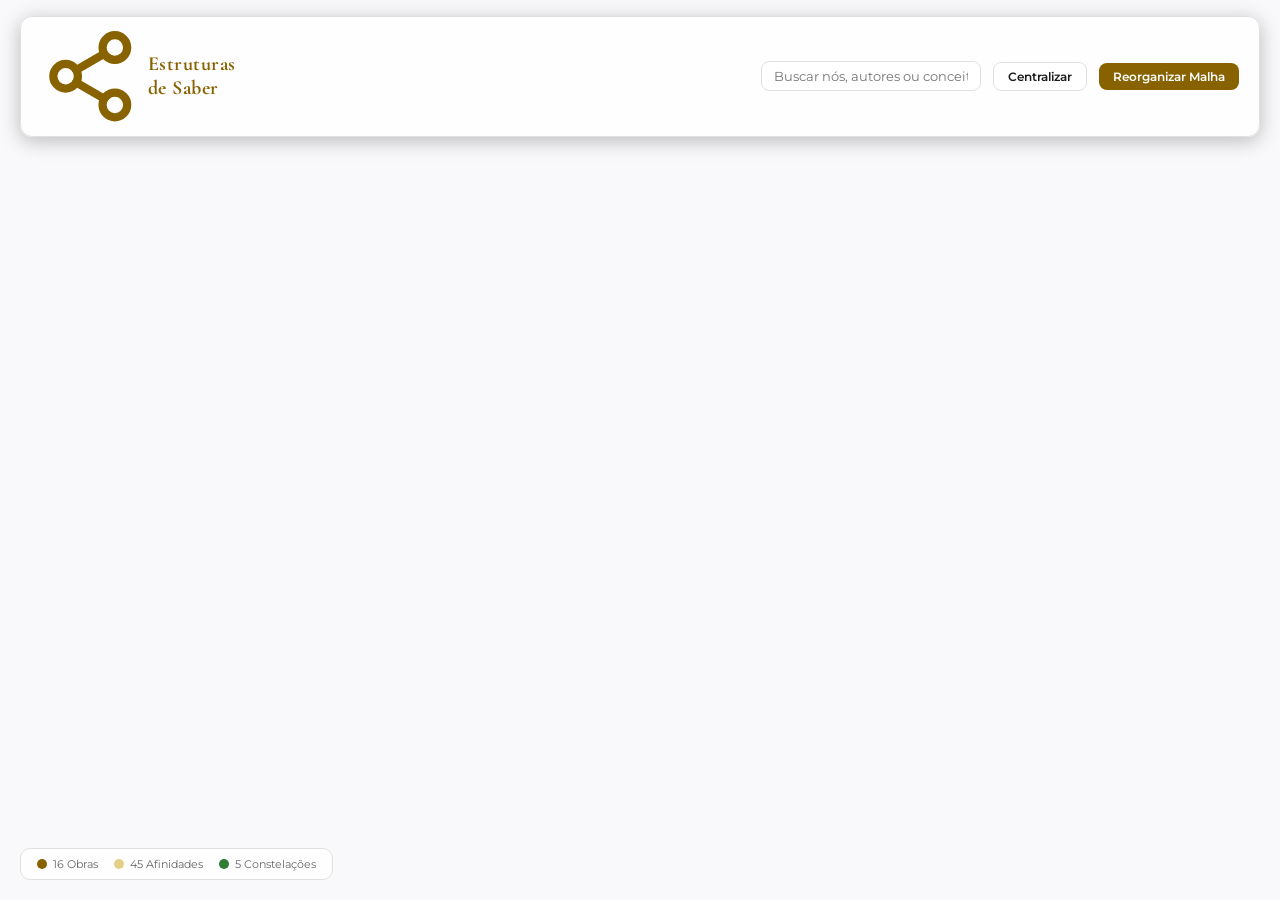
<file: data/knowledge_mesh.html>
<!DOCTYPE html>
<html lang="pt-BR">
<head>
  <meta charset="UTF-8">
  <meta name="viewport" content="width=device-width, initial-scale=1.0">
  <title>Hupomnemata — Malha de Saberes (Estruturas de Saber)</title>
  <link rel="preconnect" href="https://fonts.googleapis.com">
  <link rel="preconnect" href="https://fonts.gstatic.com" crossorigin>
  <link href="https://fonts.googleapis.com/css2?family=Cormorant+Garamond:ital,wght@0,500;0,600;0,700;1,400&family=Montserrat:wght@300;400;500;600&display=swap" rel="stylesheet">
  <script src="https://d3js.org/d3.v7.min.js"></script>
  <style>
    * {
      box-sizing: border-box;
      margin: 0;
      padding: 0;
    }
    body {
      background-color: #F9F9FB;
      color: #1A1A1A;
      font-family: 'Montserrat', sans-serif;
      overflow: hidden;
      width: 100vw;
      height: 100vh;
      user-select: none;
    }
    #graph-container {
      width: 100%;
      height: 100%;
      position: absolute;
      top: 0;
      left: 0;
    }
    svg {
      width: 100%;
      height: 100%;
      display: block;
    }
    /* Top Bar HUD */
    .hud-bar {
      position: absolute;
      top: 16px;
      left: 20px;
      right: 20px;
      display: flex;
      justify-content: space-between;
      align-items: center;
      background: #FFFFFFCC;
      backdrop-filter: blur(12px);
      border: 1px solid #E0E0E0;
      border-radius: 12px;
      padding: 10px 20px;
      box-shadow: 0 4px 20px rgba(0, 0, 0, 0.25);
      z-index: 10;
      pointer-events: auto;
    }
    .hud-title {
      font-family: 'Cormorant Garamond', Georgia, serif;
      font-size: 20px;
      font-weight: 700;
      color: #896200;
      letter-spacing: 0.5px;
      display: flex;
      align-items: center;
      gap: 8px;
    }
    .hud-controls {
      display: flex;
      align-items: center;
      gap: 12px;
    }
    .search-box {
      background: #FFFFFF;
      border: 1px solid #E0E0E0;
      border-radius: 8px;
      padding: 6px 12px;
      color: #1A1A1A;
      font-family: 'Montserrat', sans-serif;
      font-size: 13px;
      outline: none;
      width: 220px;
      transition: border-color 0.2s;
    }
    .search-box:focus {
      border-color: #896200;
    }
    .btn {
      background: #896200;
      color: #FFFFFF;
      border: none;
      border-radius: 8px;
      padding: 6px 14px;
      font-family: 'Montserrat', sans-serif;
      font-size: 12px;
      font-weight: 600;
      cursor: pointer;
      display: flex;
      align-items: center;
      gap: 6px;
      transition: opacity 0.2s, transform 0.1s;
    }
    .btn:hover {
      opacity: 0.9;
      transform: translateY(-1px);
    }
    .btn-secondary {
      background: #FFFFFF;
      color: #1A1A1A;
      border: 1px solid #E0E0E0;
    }
    /* Legends & Stats */
    .hud-footer {
      position: absolute;
      bottom: 20px;
      left: 20px;
      background: #FFFFFFCC;
      backdrop-filter: blur(12px);
      border: 1px solid #E0E0E0;
      border-radius: 10px;
      padding: 8px 16px;
      font-size: 11px;
      color: #666666;
      display: flex;
      gap: 16px;
      align-items: center;
      z-index: 10;
    }
    .legend-item {
      display: flex;
      align-items: center;
      gap: 6px;
    }
    .legend-dot {
      width: 10px;
      height: 10px;
      border-radius: 50%;
    }
    /* Detail Panel */
    .detail-panel {
      position: absolute;
      top: 80px;
      right: 20px;
      width: 380px;
      max-height: calc(100vh - 120px);
      background: #FFFFFFF2;
      backdrop-filter: blur(16px);
      border: 1px solid #E0E0E0;
      border-radius: 14px;
      padding: 20px;
      box-shadow: 0 8px 32px rgba(0, 0, 0, 0.35);
      z-index: 20;
      display: none;
      flex-direction: column;
      gap: 14px;
      overflow-y: auto;
      transition: transform 0.3s cubic-bezier(0.16, 1, 0.3, 1);
    }
    .detail-panel.visible {
      display: flex;
    }
    .panel-header {
      display: flex;
      justify-content: space-between;
      align-items: flex-start;
      border-bottom: 1px solid #E0E0E0;
      padding-bottom: 10px;
    }
    .badge {
      display: inline-block;
      padding: 3px 8px;
      border-radius: 6px;
      font-size: 10px;
      font-weight: 600;
      text-transform: uppercase;
      letter-spacing: 0.5px;
    }
    .close-btn {
      background: none;
      border: none;
      color: #666666;
      font-size: 18px;
      cursor: pointer;
      line-height: 1;
    }
    .close-btn:hover {
      color: #1A1A1A;
    }
    .node-title {
      font-family: 'Cormorant Garamond', Georgia, serif;
      font-size: 18px;
      font-weight: 700;
      color: #1A1A1A;
      line-height: 1.3;
    }
    .node-excerpt {
      font-size: 13px;
      line-height: 1.6;
      color: #1A1A1A;
      font-style: italic;
      background: #F9F9FB80;
      padding: 12px;
      border-left: 3px solid #E0E0E0;
      border-radius: 4px;
      max-height: 180px;
      overflow-y: auto;
    }
    .resonance-title {
      font-size: 12px;
      font-weight: 600;
      color: #1A1A1A;
      text-transform: uppercase;
      letter-spacing: 0.5px;
    }
    .resonance-item {
      background: #F9F9FB;
      border: 1px solid #E0E0E0;
      border-radius: 8px;
      padding: 8px 10px;
      font-size: 11px;
      margin-top: 6px;
      cursor: pointer;
      transition: border-color 0.2s;
    }
    .resonance-item:hover {
      border-color: #1A1A1A;
    }
    /* SVG Elements */
    .link {
      stroke: rgba(137, 98, 0, 0.28);
      stroke-linecap: round;
      transition: stroke 0.2s, stroke-width 0.2s;
    }
    .link.highlighted {
      stroke: #896200;
      stroke-width: 2.5px !important;
      stroke-opacity: 0.9;
    }
    .node {
      cursor: pointer;
    }
    .node circle {
      stroke-width: 2px;
      transition: stroke 0.2s, r 0.2s, filter 0.2s;
    }
    .node:hover circle {
      stroke: #896200;
      filter: drop-shadow(0 0 8px #89620080);
    }
    .node.dimmed {
      opacity: 0.15;
    }
    .node-label {
      font-family: 'Montserrat', sans-serif;
      font-size: 10px;
      fill: #666666;
      pointer-events: none;
      transition: fill 0.2s, font-weight 0.2s;
    }
    .node:hover .node-label {
      fill: #1A1A1A;
      font-weight: 600;
    }
  </style>
</head>
<body>
  <div id="graph-container">
    <svg id="network-svg"></svg>
  </div>

  <!-- HUD Header -->
  <div class="hud-bar">
    <div class="hud-title">
      <svg width="22" height="22" viewBox="0 0 24 24" fill="none" stroke="#896200" stroke-width="2" stroke-linecap="round" stroke-linejoin="round">
        <circle cx="18" cy="5" r="3"></circle>
        <circle cx="6" cy="12" r="3"></circle>
        <circle cx="18" cy="19" r="3"></circle>
        <line x1="8.59" y1="13.51" x2="15.42" y2="17.49"></line>
        <line x1="15.41" y1="6.51" x2="8.59" y2="10.49"></line>
      </svg>
      Estruturas de Saber
    </div>
    <div class="hud-controls">
      <input type="text" id="search-input" class="search-box" placeholder="Buscar nós, autores ou conceitos..." />
      <button class="btn btn-secondary" onclick="resetZoom()">Centralizar</button>
      <button class="btn" onclick="triggerPhysicsRestart()">Reorganizar Malha</button>
    </div>
  </div>

  <!-- Footer Stats -->
  <div class="hud-footer">
    <div class="legend-item">
      <div class="legend-dot" style="background: #896200;"></div>
      <span id="stat-nodes">0 Obras</span>
    </div>
    <div class="legend-item">
      <div class="legend-dot" style="background: rgba(212, 175, 55, 0.6);"></div>
      <span id="stat-links">0 Afinidades</span>
    </div>
    <div class="legend-item">
      <div class="legend-dot" style="background: #2E7D32;"></div>
      <span id="stat-clusters">0 Constelações</span>
    </div>
  </div>

  <!-- Detail Card -->
  <div id="detail-card" class="detail-panel">
    <div class="panel-header">
      <span id="card-type-badge" class="badge" style="background: #E0E0E0; color: #666666;">CITAÇÃO</span>
      <button class="close-btn" onclick="closeCard()">&times;</button>
    </div>
    <div id="card-title" class="node-title">Título do Nó</div>
    <div id="card-meta" style="font-size: 11px; color: #666666;">Metadados da Obra</div>
    <div id="card-excerpt" class="node-excerpt">Texto do fragmento ou descrição conceitual...</div>
    <div>
      <div class="resonance-title">Ressonâncias Semânticas</div>
      <div id="card-resonances">
        <!-- Injetado dinamicamente -->
      </div>
    </div>
  </div>

  <script>
    const graphData = {"nodes": [{"id": "work_1", "type": "work", "entity_type": "work", "entity_id": 1, "title": "Process-Tracing methods", "work_title": "Process-Tracing methods", "label": "Process-Tracing methods", "author": "Beach, Derek, Pedersen, Rasmus Brun", "doc_type": "EditorialMonograph", "fragment_count": 0, "excerpt": "A obra *Process-Tracing Methods: Foundations and Guidelines*, autoria de Derek Beach e Rasmus Brun Pedersen publicada em 2019, constitui um manual metodológico e epistemológico fundamental no domínio da ciência política e dos métodos de pesquisa qualitativa. O objeto central de estudo consiste na operacionalização do rastreamento de processos (*process-tracing*) como ferramenta de inferência causal baseada em mecanismos, voltada à análise detalhada de dinâmicas intra-caso. O recorte temático abrange a demarcação rigorosa entre diferentes variedades analíticas da técnica — nomeadamente as vertentes voltadas a testes de hipóteses, construção de teorias e explicação de casos —, articulando fundamentos filosóficos da causalidade com diretrizes práticas aplicadas ao desenho de pesquisa empírica. \n\nOs conceitos-chave estruturantes da obra incluem mecanismos causais, suficiência e necessidade causal, inferência Bayesiana aplicada a evidências qualitativas, traços de evidência (*evidence cues*) e testes probatórios (*smoking-gun*, *straw-in-the-wind*, *chinchilla* e *doubling-out*). A abordagem metodológica fundamenta-se no realismo crítico e no estruturação de testes empíricos estritos para validar ou refutar a operação de elos causais em narrativas causais densas. A obra consolida-se como referência incontornável para pesquisadores que buscam rigor na validação de teorias causais complexas em estudos de caso qualitativos e mistos (*mixed-methods*).", "full_text": "A obra *Process-Tracing Methods: Foundations and Guidelines*, autoria de Derek Beach e Rasmus Brun Pedersen publicada em 2019, constitui um manual metodológico e epistemológico fundamental no domínio da ciência política e dos métodos de pesquisa qualitativa. O objeto central de estudo consiste na operacionalização do rastreamento de processos (*process-tracing*) como ferramenta de inferência causal baseada em mecanismos, voltada à análise detalhada de dinâmicas intra-caso. O recorte temático abrange a demarcação rigorosa entre diferentes variedades analíticas da técnica — nomeadamente as vertentes voltadas a testes de hipóteses, construção de teorias e explicação de casos —, articulando fundamentos filosóficos da causalidade com diretrizes práticas aplicadas ao desenho de pesquisa empírica. \n\nOs conceitos-chave estruturantes da obra incluem mecanismos causais, suficiência e necessidade causal, inferência Bayesiana aplicada a evidências qualitativas, traços de evidência (*evidence cues*) e testes probatórios (*smoking-gun*, *straw-in-the-wind*, *chinchilla* e *doubling-out*). A abordagem metodológica fundamenta-se no realismo crítico e no estruturação de testes empíricos estritos para validar ou refutar a operação de elos causais em narrativas causais densas. A obra consolida-se como referência incontornável para pesquisadores que buscam rigor na validação de teorias causais complexas em estudos de caso qualitativos e mistos (*mixed-methods*).", "location": "2019-01-01", "cluster_id": 4, "cluster_name": "Constelação: Políticas / Causais / Policy", "color": "#3E6657", "size": 18, "_centrality": 0.11367249602543723, "_target_radius": 196.66216216216216, "x3": 118.83457215543122, "y3": 156.69668062182018, "z3": -0.707650362433472}, {"id": "work_2", "type": "work", "entity_type": "work", "entity_id": 2, "title": "Constituição econômica e desenvolvimento", "work_title": "Constituição econômica e desenvolvimento", "label": "Constituição econômica e desenvolvimento", "author": "Bercovici, Gilberto", "doc_type": "EditorialMonograph", "fragment_count": 0, "excerpt": "Monografia de natureza dogmático-teórica situada no domínio do Direito Constitucional Econômico e da Teoria do Estado, centrada na análise da ordem econômica estabelecida pelo texto constitucional brasileiro de 1988. O objeto central de estudo consiste na articulação conceitual entre o desígnio constitucional da constituição econômica e a concretização do desenvolvimento nacional, examinando as bases normativas que condicionam a intervenção do Estado na economia. A abordagem metodológica orienta-se pela hermenêutica jurídica e pela dogmática constitucional, estruturando-se em torno de categorias fundamentais como soberania econômica, planejamento estatal, diretrizes da ordem financeira e social, e a efetivação dos objetivos fundamentais da República. \n\nA investigação desdobra a instrumentalidade da Constituição de 1988 como vetor de transformação estrutural e redistribuição de riquezas, contrapondo-se a leituras economicistas ou neoliberais do texto constitucional. Os conceitos-chave acoplados à recuperação informacional da obra abarcam a concretização de direitos sociais, o papel do setor público na atividade econômica, a função social da propriedade e a autonomia do direito econômico frente às dinâmicas de mercado, consolidando um marco interpretativo voltado à primazia da soberania popular e democrática sobre os processos econômicos.", "full_text": "Monografia de natureza dogmático-teórica situada no domínio do Direito Constitucional Econômico e da Teoria do Estado, centrada na análise da ordem econômica estabelecida pelo texto constitucional brasileiro de 1988. O objeto central de estudo consiste na articulação conceitual entre o desígnio constitucional da constituição econômica e a concretização do desenvolvimento nacional, examinando as bases normativas que condicionam a intervenção do Estado na economia. A abordagem metodológica orienta-se pela hermenêutica jurídica e pela dogmática constitucional, estruturando-se em torno de categorias fundamentais como soberania econômica, planejamento estatal, diretrizes da ordem financeira e social, e a efetivação dos objetivos fundamentais da República. \n\nA investigação desdobra a instrumentalidade da Constituição de 1988 como vetor de transformação estrutural e redistribuição de riquezas, contrapondo-se a leituras economicistas ou neoliberais do texto constitucional. Os conceitos-chave acoplados à recuperação informacional da obra abarcam a concretização de direitos sociais, o papel do setor público na atividade econômica, a função social da propriedade e a autonomia do direito econômico frente às dinâmicas de mercado, consolidando um marco interpretativo voltado à primazia da soberania popular e democrática sobre os processos econômicos.", "location": "2005-01-01", "cluster_id": 1, "cluster_name": "Constelação: Econômica / Constitucional / Monografia", "color": "#7A5C00", "size": 18, "_centrality": 0.11031399046104931, "_target_radius": 197.0891931891892, "x3": -131.0520441971655, "y3": 87.76520215341432, "z3": -118.18113671259066}, {"id": "work_4", "type": "work", "entity_type": "work", "entity_id": 4, "title": "Causal logics and mechanisms in policy design", "work_title": "Causal logics and mechanisms in policy design", "label": "Causal logics and mechanisms in policy design", "author": "Capano, Giliberto, Howlett, Michael", "doc_type": "JournalArticle", "fragment_count": 0, "excerpt": "Artigo teórico situado no domínio da Ciência Política e da Análise de Políticas Públicas, focado no aperfeiçoamento metodológico e conceitual do *policy design* (desenho de políticas públicas) por meio da incorporação de uma perspectiva causal baseada em mecanismos. A obra investiga a arquitetura interna das intervenções estatais, examinando de que maneira a identificação rigorosa de lógicas causais e mecanismos gerativos — em substituição a meras correlações estatísticas ou abordagens puramente descritivas — permite compreender o \"como\" e o \"porquê\" do sucesso ou fracasso instrumental das políticas. Os conceitos-chave articulam-se em torno da causalidade processual, do desenho institucional, da escolha de instrumentos de intervenção e da explicitação de nexos mecanísmicos, fornecendo ferramentas analíticas para mitigar falhas de implementação e otimizar a coerência entre objetivos e resultados no ciclo das políticas públicas.", "full_text": "Artigo teórico situado no domínio da Ciência Política e da Análise de Políticas Públicas, focado no aperfeiçoamento metodológico e conceitual do *policy design* (desenho de políticas públicas) por meio da incorporação de uma perspectiva causal baseada em mecanismos. A obra investiga a arquitetura interna das intervenções estatais, examinando de que maneira a identificação rigorosa de lógicas causais e mecanismos gerativos — em substituição a meras correlações estatísticas ou abordagens puramente descritivas — permite compreender o \"como\" e o \"porquê\" do sucesso ou fracasso instrumental das políticas. Os conceitos-chave articulam-se em torno da causalidade processual, do desenho institucional, da escolha de instrumentos de intervenção e da explicitação de nexos mecanísmicos, fornecendo ferramentas analíticas para mitigar falhas de implementação e otimizar a coerência entre objetivos e resultados no ciclo das políticas públicas.", "location": "2019-01-01", "cluster_id": 4, "cluster_name": "Constelação: Políticas / Causais / Policy", "color": "#3E6657", "size": 18, "_centrality": 0.490341812400636, "_target_radius": 148.76899005405403, "x3": 96.95981331844277, "y3": 112.03717601767464, "z3": 13.367056255606126}, {"id": "work_5", "type": "work", "entity_type": "work", "entity_id": 5, "title": "Making policies work", "work_title": "Making policies work", "label": "Making policies work", "author": "Capano, Giliberto, Howlett, Michael, Ramesh, M., Virani, Altaf", "doc_type": "EditorialMonograph", "fragment_count": 0, "excerpt": "A monografia *Making policies work: first- and second-order mechanisms in policy design*, publicada em 2019 por Giliberto Capano, Michael Howlett, M. Ramesh e Altaf Virani, situa-se no domínio disciplinar da Ciência Política e da Administração Pública, com foco específico na análise de políticas públicas e *policy design*. A obra investiga a eficácia e a operacionalização de intervenções governamentais através da distinção e articulação entre mecanismos de primeira ordem (instrumentos substantivos e diretos de regulação e alocação de recursos) e de segunda ordem (mecanismos processuais e metapolíticas voltados à calibragem, adaptação e governança dos próprios instrumentos). \n\nMetodologicamente, o estudo desenvolve um arcabouço analítico voltado à identificação das falhas de implementação decorrentes do desalinhamento entre o desenho institucional e a dinâmica operacional dos instrumentos escolhidos. Os conceitos-chave estruturam-se em torno da arquitetura de políticas, causalidade em *policy design*, capacidade estatal, calibragem instrumental e mecanismos de feedback regulatório. A obra contribui para a literatura teórica ao fornecer taxonomia rigorosa para avaliar por que determinadas políticas falham enquanto outras alcançam seus objetivos pretendidos, mapeando as condições estruturais e processuais que determinam o sucesso ou o fracasso de intervenções públicas complexas.", "full_text": "A monografia *Making policies work: first- and second-order mechanisms in policy design*, publicada em 2019 por Giliberto Capano, Michael Howlett, M. Ramesh e Altaf Virani, situa-se no domínio disciplinar da Ciência Política e da Administração Pública, com foco específico na análise de políticas públicas e *policy design*. A obra investiga a eficácia e a operacionalização de intervenções governamentais através da distinção e articulação entre mecanismos de primeira ordem (instrumentos substantivos e diretos de regulação e alocação de recursos) e de segunda ordem (mecanismos processuais e metapolíticas voltados à calibragem, adaptação e governança dos próprios instrumentos). \n\nMetodologicamente, o estudo desenvolve um arcabouço analítico voltado à identificação das falhas de implementação decorrentes do desalinhamento entre o desenho institucional e a dinâmica operacional dos instrumentos escolhidos. Os conceitos-chave estruturam-se em torno da arquitetura de políticas, causalidade em *policy design*, capacidade estatal, calibragem instrumental e mecanismos de feedback regulatório. A obra contribui para a literatura teórica ao fornecer taxonomia rigorosa para avaliar por que determinadas políticas falham enquanto outras alcançam seus objetivos pretendidos, mapeando as condições estruturais e processuais que determinam o sucesso ou o fracasso de intervenções públicas complexas.", "location": "2019-01-01", "cluster_id": 3, "cluster_name": "Constelação: Policy / Políticas / Públicas", "color": "#7A4E48", "size": 18, "_centrality": 0.5673290937996822, "_target_radius": 138.98012497297296, "x3": -0.6004846482427353, "y3": 3.5058814718714544, "z3": 138.93460098476405}, {"id": "work_6", "type": "work", "entity_type": "work", "entity_id": 6, "title": "Extrastatecraft", "work_title": "Extrastatecraft", "label": "Extrastatecraft", "author": "Easterling, Keller", "doc_type": "EditorialMonograph", "fragment_count": 0, "excerpt": "*Extrastatecraft: the power of infrastructure space* (2014), de Keller Easterling, constitui uma monografia teórica e crítica situada na interface entre a arquitetura, o urbanismo, os estudos de infraestrutura e a geografia política. O objeto central de investigação é o \"espaço de infraestrutura\" (*infrastructure space*) — compreendido não apenas como suporte físico, mas como um sistema ativo de regras, repetições, zoneamentos e tecnologias de gestão global que opera paralelamente ou em substituição aos estados-nação tradicionais. A obra examina a infraestrutura como um vetor de poder extratestatal (*extrastatecraft*), desdobrando conceitos-chave como agenciamento espacial, matrizes normativas, urbanismo de redes, dispositivos logísticos e a instrumentalização espacial de padrões (*patterns*) e sequências. Metodologicamente, a abordagem afasta-se da análise puramente formal ou morfológica dos edifícios para examinar a arquitetura e o urbanismo como tecnologias ativas de governança, gestão de fluxos globais e modulação do comportamento socioespacial contemporâneo.", "full_text": "*Extrastatecraft: the power of infrastructure space* (2014), de Keller Easterling, constitui uma monografia teórica e crítica situada na interface entre a arquitetura, o urbanismo, os estudos de infraestrutura e a geografia política. O objeto central de investigação é o \"espaço de infraestrutura\" (*infrastructure space*) — compreendido não apenas como suporte físico, mas como um sistema ativo de regras, repetições, zoneamentos e tecnologias de gestão global que opera paralelamente ou em substituição aos estados-nação tradicionais. A obra examina a infraestrutura como um vetor de poder extratestatal (*extrastatecraft*), desdobrando conceitos-chave como agenciamento espacial, matrizes normativas, urbanismo de redes, dispositivos logísticos e a instrumentalização espacial de padrões (*patterns*) e sequências. Metodologicamente, a abordagem afasta-se da análise puramente formal ou morfológica dos edifícios para examinar a arquitetura e o urbanismo como tecnologias ativas de governança, gestão de fluxos globais e modulação do comportamento socioespacial contemporâneo.", "location": "2014-01-01", "cluster_id": 5, "cluster_name": "Constelação: Sociologia / Estado / Monografia", "color": "#684E72", "size": 18, "_centrality": 0.22863672496025436, "_target_radius": 182.04456162162163, "x3": 121.12027527376738, "y3": -65.90060172561242, "z3": -118.85794893829113}, {"id": "work_7", "type": "work", "entity_type": "work", "entity_id": 7, "title": "Segurança, território, população", "work_title": "Segurança, território, população", "label": "Segurança, território, população", "author": "Foucault, Michel", "doc_type": "EditorialMonograph", "fragment_count": 0, "excerpt": "Monografia editorial resultante do curso ministrado por Michel Foucault no Collège de France entre 1977 e 1978, inserida no domínio da filosofia política, da história dos sistemas de pensamento e da sociologia histórica. A obra investiga a gênese e a transformação das técnicas de poder na modernidade ocidental, tendo como objeto central a emergência da \"biopolítica\" e a articulação entre as tecnologias disciplinares centradas no corpo individual e os mecanismos regulatórios voltados à população como fenômeno biológico global. \n\nA abordagem metodológica fundamenta-se na arqueologia e na genealogia do poder, mobilizando conceitos-chave como \"governamentalidade\", \"dispositivo de segurança\", \"razão de Estado\", \"contranatureza\" e a transição histórica dos regimes de soberania para o liberalismo e o neoliberalismo. O eixo analítico examina como o território, historicamente gerido pela soberania jurídica e pela disciplina espacial, passa a ser reconfigurado analógica e politicamente pela gestão estatística da população, consolidando a segurança não apenas como aparato repressivo, mas como tecnologia governamental intrínseca à modulação dos processos biológicos, econômicos e demográficos.", "full_text": "Monografia editorial resultante do curso ministrado por Michel Foucault no Collège de France entre 1977 e 1978, inserida no domínio da filosofia política, da história dos sistemas de pensamento e da sociologia histórica. A obra investiga a gênese e a transformação das técnicas de poder na modernidade ocidental, tendo como objeto central a emergência da \"biopolítica\" e a articulação entre as tecnologias disciplinares centradas no corpo individual e os mecanismos regulatórios voltados à população como fenômeno biológico global. \n\nA abordagem metodológica fundamenta-se na arqueologia e na genealogia do poder, mobilizando conceitos-chave como \"governamentalidade\", \"dispositivo de segurança\", \"razão de Estado\", \"contranatureza\" e a transição histórica dos regimes de soberania para o liberalismo e o neoliberalismo. O eixo analítico examina como o território, historicamente gerido pela soberania jurídica e pela disciplina espacial, passa a ser reconfigurado analógica e politicamente pela gestão estatística da população, consolidando a segurança não apenas como aparato repressivo, mas como tecnologia governamental intrínseca à modulação dos processos biológicos, econômicos e demográficos.", "location": "2008-01-01", "cluster_id": 5, "cluster_name": "Constelação: Sociologia / Estado / Monografia", "color": "#684E72", "size": 18, "_centrality": 0.26196343402225764, "_target_radius": 177.80709989189188, "x3": 92.37727198964888, "y3": -88.07673622018142, "z3": -123.79132816363281}, {"id": "work_8", "type": "work", "entity_type": "work", "entity_id": 8, "title": "Vigiar e punir", "work_title": "Vigiar e punir", "label": "Vigiar e punir", "author": "Foucault, Michel", "doc_type": "EditorialMonograph", "fragment_count": 0, "excerpt": "Monografia histórico-genealógica no domínio da filosofia política, da sociologia do poder e da história das instituições, dedicada à investigação das transformações punitivas na sociedade ocidental moderna. O objeto central de estudo recai sobre a gênese e a reconfiguração das técnicas de controle social e da penalidade, mapeando a transição estrutural do suplício corporal espetacular — caracterizado pelo exercício soberano e violento sobre o corpo do condenado — para a economia política da punição centrada na alma, na coerção disciplinar e no encarceramento. \n\nO recorte temático problematiza a emergência da prisão moderna como dispositivo de ajustamento, domesticação e normalização dos indivíduos, articulando categorias analíticas fundamentais como poder disciplinar, vigilância hierárquica, exame, panoptismo e a correlação saber-poder na gestão biopolítica da força de trabalho. A abordagem metodológica recusa a teleologia progressista do direito penal,", "full_text": "Monografia histórico-genealógica no domínio da filosofia política, da sociologia do poder e da história das instituições, dedicada à investigação das transformações punitivas na sociedade ocidental moderna. O objeto central de estudo recai sobre a gênese e a reconfiguração das técnicas de controle social e da penalidade, mapeando a transição estrutural do suplício corporal espetacular — caracterizado pelo exercício soberano e violento sobre o corpo do condenado — para a economia política da punição centrada na alma, na coerção disciplinar e no encarceramento. \n\nO recorte temático problematiza a emergência da prisão moderna como dispositivo de ajustamento, domesticação e normalização dos indivíduos, articulando categorias analíticas fundamentais como poder disciplinar, vigilância hierárquica, exame, panoptismo e a correlação saber-poder na gestão biopolítica da força de trabalho. A abordagem metodológica recusa a teleologia progressista do direito penal,", "location": "2014-01-01", "cluster_id": 1, "cluster_name": "Constelação: Econômica / Constitucional / Monografia", "color": "#7A5C00", "size": 18, "_centrality": 0.22682829888712247, "_target_radius": 182.2745014054054, "x3": -124.4677857592866, "y3": 50.136634500972654, "z3": -123.36159066616054}, {"id": "work_9", "type": "work", "entity_type": "work", "entity_id": 9, "title": "A cultura do controle", "work_title": "A cultura do controle", "label": "A cultura do controle", "author": "Garland, David", "doc_type": "EditorialMonograph", "fragment_count": 0, "excerpt": "Monografia de sociologia jurídica e criminologia crítica que investiga a transformação estrutural das políticas de segurança e das respostas institucionais ao delito nas sociedades ocidentais avançadas do final do século XX e início do século XXI. O objeto central de estudo consiste na emergência de uma \"cultura do controle\", caracterizada pela rutura com o modelo penal welfarista e pela consolidação de estratégias punitivas baseadas na gestão atuarial do risco, na hipertrofia do sistema penitenciário, na espetacularização da justiça criminal e na mercantilização da segurança. A abordagem metodológica articula a macro-sociologia histórica com a análise institucional, mapeando as mudanças nas sensibilidades culturais e nas práticas governamentais face ao crime.\n\nOs conceitos-chave estruturantes da obra incluem a normalização da alta taxa de criminalidade, a criminologia do outro — que polariza o tratamento penal em detrimento da reinserção social —, a recriação do Estado penal em detrimento do Estado social, o declínio do ideal reabilitador e a proliferação de mecanismos preventivos de vigilância situacional no espaço urbano. O texto delimita o fenômeno contemporâneo em que o crime deixa de ser tratado prioritariamente como um problema social decorrente de déficits estruturais para ser redefinido como um risco permanente inerente à modernidade tardia, exigindo respostas gerenciais de neutralização e incapacitação dos ofensores.", "full_text": "Monografia de sociologia jurídica e criminologia crítica que investiga a transformação estrutural das políticas de segurança e das respostas institucionais ao delito nas sociedades ocidentais avançadas do final do século XX e início do século XXI. O objeto central de estudo consiste na emergência de uma \"cultura do controle\", caracterizada pela rutura com o modelo penal welfarista e pela consolidação de estratégias punitivas baseadas na gestão atuarial do risco, na hipertrofia do sistema penitenciário, na espetacularização da justiça criminal e na mercantilização da segurança. A abordagem metodológica articula a macro-sociologia histórica com a análise institucional, mapeando as mudanças nas sensibilidades culturais e nas práticas governamentais face ao crime.\n\nOs conceitos-chave estruturantes da obra incluem a normalização da alta taxa de criminalidade, a criminologia do outro — que polariza o tratamento penal em detrimento da reinserção social —, a recriação do Estado penal em detrimento do Estado social, o declínio do ideal reabilitador e a proliferação de mecanismos preventivos de vigilância situacional no espaço urbano. O texto delimita o fenômeno contemporâneo em que o crime deixa de ser tratado prioritariamente como um problema social decorrente de déficits estruturais para ser redefinido como um risco permanente inerente à modernidade tardia, exigindo respostas gerenciais de neutralização e incapacitação dos ofensores.", "location": "2008-01-01", "cluster_id": 5, "cluster_name": "Constelação: Sociologia / Estado / Monografia", "color": "#684E72", "size": 18, "_centrality": 0.39940381558028626, "_target_radius": 160.33167632432432, "x3": 65.9186749843226, "y3": -65.52254901581047, "z3": -130.64367681502938}, {"id": "work_10", "type": "work", "entity_type": "work", "entity_id": 10, "title": "Cities under siege", "work_title": "Cities under siege", "label": "Cities under siege", "author": "Graham, Stephen", "doc_type": "EditorialMonograph", "fragment_count": 0, "excerpt": "Monografia acadêmica de caráter crítico e interdisciplinar situada na interseção entre os estudos urbanos, a geografia política e a sociologia militar, centrada na análise da convergência entre a segurança nacional, as operações bélicas contemporâneas e a gestão do espaço urbano global. A obra examina o fenômeno do \"novo urbanismo militar\", investigando a transmutação das cidades em teatros de operações, zonas de fronteira internalizadas e alvos estratégicos de doutrinas de contrainsurgência e controle populacional. \n\nUtilizando uma abordagem analítica transversal a partir de conceitos-chave como militarização da vida cotidiana, securitização do espaço público, vigilância assimétrica, apartheid socioespacial e necropolítica urbana, o texto desdobra os mecanismos sistêmicos pelos quais tecnologias de guerra e táticas de ocupação colonial são aplicadas na governança e na arquitetura das metrópoles contemporâneas, evidenciando a erosão das fronteiras entre os conceitos de guerra exterior e policiamento interno.", "full_text": "Monografia acadêmica de caráter crítico e interdisciplinar situada na interseção entre os estudos urbanos, a geografia política e a sociologia militar, centrada na análise da convergência entre a segurança nacional, as operações bélicas contemporâneas e a gestão do espaço urbano global. A obra examina o fenômeno do \"novo urbanismo militar\", investigando a transmutação das cidades em teatros de operações, zonas de fronteira internalizadas e alvos estratégicos de doutrinas de contrainsurgência e controle populacional. \n\nUtilizando uma abordagem analítica transversal a partir de conceitos-chave como militarização da vida cotidiana, securitização do espaço público, vigilância assimétrica, apartheid socioespacial e necropolítica urbana, o texto desdobra os mecanismos sistêmicos pelos quais tecnologias de guerra e táticas de ocupação colonial são aplicadas na governança e na arquitetura das metrópoles contemporâneas, evidenciando a erosão das fronteiras entre os conceitos de guerra exterior e policiamento interno.", "location": "2010-01-01", "cluster_id": 1, "cluster_name": "Constelação: Econômica / Constitucional / Monografia", "color": "#7A5C00", "size": 18, "_centrality": 0.34282591414944363, "_target_radius": 167.5255067027027, "x3": -122.14779706656026, "y3": 68.24899503583188, "z3": -92.12375233555508}, {"id": "work_11", "type": "work", "entity_type": "work", "entity_id": 11, "title": "Policy feedback theory", "work_title": "Policy feedback theory", "label": "Policy feedback theory", "author": "Mettler, Suzanne, Sorelle, Mallory", "doc_type": "EditorialMonograph", "fragment_count": 0, "excerpt": "A obra *Policy feedback theory* (2018), de Suzanne Mettler e Mallory Sorelle, insere-se no domínio disciplinar da ciência política e da administração pública, constituindo uma sistematização teórica e analítica da abordagem de *feedback* de políticas públicas. O objeto central de estudo examina os mecanismos causais por meio dos quais políticas públicas já implementadas operam como variáveis independentes que transformam o ambiente político, moldando o comportamento do Estado, a estruturação de grupos de interesse e a mobilização do eleitorado e dos cidadãos. \n\nA investigação conceitual desdobra-se em torno dos eixos de efeitos interpretativos e efeitos de recursos, mapeando como o desenho institucional e os incentivos gerados por legislações prévias afetam a distribuição de poder e a subsequente dinâmica de retroalimentação no ciclo de políticas públicas. A abordagem metodológica articula premissas do neo-institucionalismo histórico com a análise de economia política e comportamento político, fornecendo um arcabouço conceitual robusto voltado à recuperação de informação sobre os impactos dinâmicos do Estado sobre a sociedade e sobre a própria estabilidade e transformação das políticas estatais.", "full_text": "A obra *Policy feedback theory* (2018), de Suzanne Mettler e Mallory Sorelle, insere-se no domínio disciplinar da ciência política e da administração pública, constituindo uma sistematização teórica e analítica da abordagem de *feedback* de políticas públicas. O objeto central de estudo examina os mecanismos causais por meio dos quais políticas públicas já implementadas operam como variáveis independentes que transformam o ambiente político, moldando o comportamento do Estado, a estruturação de grupos de interesse e a mobilização do eleitorado e dos cidadãos. \n\nA investigação conceitual desdobra-se em torno dos eixos de efeitos interpretativos e efeitos de recursos, mapeando como o desenho institucional e os incentivos gerados por legislações prévias afetam a distribuição de poder e a subsequente dinâmica de retroalimentação no ciclo de políticas públicas. A abordagem metodológica articula premissas do neo-institucionalismo histórico com a análise de economia política e comportamento político, fornecendo um arcabouço conceitual robusto voltado à recuperação de informação sobre os impactos dinâmicos do Estado sobre a sociedade e sobre a própria estabilidade e transformação das políticas estatais.", "location": "2018-01-01", "cluster_id": 4, "cluster_name": "Constelação: Políticas / Causais / Policy", "color": "#3E6657", "size": 18, "_centrality": 0.65, "_target_radius": 128.468592, "x3": 83.45196935328276, "y3": 96.47133037426568, "z3": -15.271881263960484}, {"id": "work_12", "type": "work", "entity_type": "work", "entity_id": 12, "title": "To save everything, click here", "work_title": "To save everything, click here", "label": "To save everything, click here", "author": "Morozov, Evgeny", "doc_type": "EditorialMonograph", "fragment_count": 0, "excerpt": "Monografia editorial situada na intersecção entre os estudos de ciência, tecnologia e sociedade (CST), a sociologia digital e a economia política da internet. O objeto central de estudo consiste na crítica epistemológica e normativa ao \"solucionismo tecnológico\" e à \"internet-centridade\", compreendidos como a tendência ideológica contemporânea de reduzir problemas sociais, políticos, urbanos e morais complexos a meras falhas de engenharia otimizáveis por meio de aplicativos, algoritmos, plataformização e coleta massiva de dados. A abordagem metodológica pauta-se na análise crítica do discurso tecnopolítico e na desconstrução de narrativas hegemônicas promovidas por corporações do Vale do Silício, elites acadêmicas e tecnocratas digitais. Os conceitos-chave articulados ao longo da obra englobam o solucionismo, o reducionismo informacional, a instrumentalização da vida cotidiana, a gamificação da cidadania e a mercantilização da deliberação pública sob a égide da eficiência computacional e do eficientismo gerencial.", "full_text": "Monografia editorial situada na intersecção entre os estudos de ciência, tecnologia e sociedade (CST), a sociologia digital e a economia política da internet. O objeto central de estudo consiste na crítica epistemológica e normativa ao \"solucionismo tecnológico\" e à \"internet-centridade\", compreendidos como a tendência ideológica contemporânea de reduzir problemas sociais, políticos, urbanos e morais complexos a meras falhas de engenharia otimizáveis por meio de aplicativos, algoritmos, plataformização e coleta massiva de dados. A abordagem metodológica pauta-se na análise crítica do discurso tecnopolítico e na desconstrução de narrativas hegemônicas promovidas por corporações do Vale do Silício, elites acadêmicas e tecnocratas digitais. Os conceitos-chave articulados ao longo da obra englobam o solucionismo, o reducionismo informacional, a instrumentalização da vida cotidiana, a gamificação da cidadania e a mercantilização da deliberação pública sob a égide da eficiência computacional e do eficientismo gerencial.", "location": "2013-01-01", "cluster_id": 1, "cluster_name": "Constelação: Econômica / Constitucional / Monografia", "color": "#7A5C00", "size": 18, "_centrality": 0.30743243243243257, "_target_radius": 172.02575675675675, "x3": -98.72488809609887, "y3": 75.62473711228807, "z3": -118.8577157564662}, {"id": "work_14", "type": "work", "entity_type": "work", "entity_id": 14, "title": "When effect becomes cause: policy feedback and political change", "work_title": "When effect becomes cause: policy feedback and political change", "label": "When effect becomes cause: policy feedback and political change", "author": "Pierson, Paul", "doc_type": "JournalArticle", "fragment_count": 0, "excerpt": "O artigo \"When effect becomes cause: policy feedback and political change\", publicado por Paul Pierson em 1993, insere-se no domínio da ciência política e da sociologia histórica, investigando a dinâmica institucional na qual políticas públicas consolidadas atuam como variáveis independentes capazes de remodelar o ambiente político subsequente. O objeto central de estudo reside nos mecanismos causais do *feedback* de políticas (*policy feedback*), examinando como decisões estatais pretéritas reconfiguram preferências, capacidades organizacionais e estratégias de atores sociais e estatais, gerando efeitos de trajetória (*path dependency*) e transformações estruturais de longo prazo. \n\nA abordagem teórico-analítica problematiza modelos tradicionais unidirecionais de causalidade ao postular a retroalimentação sistêmica, na qual os resultados de intervenções governamentais anteriores transformam-se nas causas primárias de inovações institucionais, cristalizações de poder ou resistências reformistas. Os conceitos-chave acionados estruturam-se em torno da endogeneidade institucional, efeitos de inércia, redistribuição de recursos de poder e reconfiguração de coalizões políticas, consolidando um marco analítico fundamental para a compreensão da morfologia e da mutação do Estado contemporâneo.", "full_text": "O artigo \"When effect becomes cause: policy feedback and political change\", publicado por Paul Pierson em 1993, insere-se no domínio da ciência política e da sociologia histórica, investigando a dinâmica institucional na qual políticas públicas consolidadas atuam como variáveis independentes capazes de remodelar o ambiente político subsequente. O objeto central de estudo reside nos mecanismos causais do *feedback* de políticas (*policy feedback*), examinando como decisões estatais pretéritas reconfiguram preferências, capacidades organizacionais e estratégias de atores sociais e estatais, gerando efeitos de trajetória (*path dependency*) e transformações estruturais de longo prazo. \n\nA abordagem teórico-analítica problematiza modelos tradicionais unidirecionais de causalidade ao postular a retroalimentação sistêmica, na qual os resultados de intervenções governamentais anteriores transformam-se nas causas primárias de inovações institucionais, cristalizações de poder ou resistências reformistas. Os conceitos-chave acionados estruturam-se em torno da endogeneidade institucional, efeitos de inércia, redistribuição de recursos de poder e reconfiguração de coalizões políticas, consolidando um marco analítico fundamental para a compreensão da morfologia e da mutação do Estado contemporâneo.", "location": "1993-01-01", "cluster_id": 4, "cluster_name": "Constelação: Políticas / Causais / Policy", "color": "#3E6657", "size": 18, "_centrality": 0.618998410174881, "_target_radius": 132.41041686486483, "x3": 63.71660285729111, "y3": 115.88542872429686, "z3": 6.578785909226337}, {"id": "work_15", "type": "work", "entity_type": "work", "entity_id": 15, "title": "Punindo os pobres", "work_title": "Punindo os pobres", "label": "Punindo os pobres", "author": "Wacquant, Loïc", "doc_type": "EditorialMonograph", "fragment_count": 0, "excerpt": "Monografia sociológica de cunho empírico e político-institucional dedicada à análise crítica da transformação das políticas estatais voltadas à pobreza urbana nos Estados Unidos a partir do último quartel do século XX. O objeto central de estudo consiste na transição do Estado de bem-estar social para o Estado penal, examinado sob o recorte temático da penalização da marginalidade decorrente da desregulação do mercado de trabalho e da reestruturação do welfare. A investigação articula conceitos-chave como gestão punitiva da miséria, neoliberalismo, penologia gerencial, desordem urbana, criminalização da pobreza e neoliberalismo avançado, operando na interseção entre a sociologia do Estado, a criminologia crítica e a sociologia urbana. A abordagem metodológica combina a análise macroestrutural das mutações institucionais com a etnografia das agências estatais de controle, evidenciando como a prisão e a assistência social convergiram para um sistema integrado de contenção e disciplina das frações destituídas da classe trabalhadora.", "full_text": "Monografia sociológica de cunho empírico e político-institucional dedicada à análise crítica da transformação das políticas estatais voltadas à pobreza urbana nos Estados Unidos a partir do último quartel do século XX. O objeto central de estudo consiste na transição do Estado de bem-estar social para o Estado penal, examinado sob o recorte temático da penalização da marginalidade decorrente da desregulação do mercado de trabalho e da reestruturação do welfare. A investigação articula conceitos-chave como gestão punitiva da miséria, neoliberalismo, penologia gerencial, desordem urbana, criminalização da pobreza e neoliberalismo avançado, operando na interseção entre a sociologia do Estado, a criminologia crítica e a sociologia urbana. A abordagem metodológica combina a análise macroestrutural das mutações institucionais com a etnografia das agências estatais de controle, evidenciando como a prisão e a assistência social convergiram para um sistema integrado de contenção e disciplina das frações destituídas da classe trabalhadora.", "location": "2003-01-01", "cluster_id": 5, "cluster_name": "Constelação: Sociologia / Estado / Monografia", "color": "#684E72", "size": 18, "_centrality": 0.5965222575516694, "_target_radius": 135.26823989189188, "x3": 78.5766830798228, "y3": -50.52559756567187, "z3": -97.82824536019886}, {"id": "work_17", "type": "work", "entity_type": "work", "entity_id": 17, "title": "Reducing ambiguity to close the science-policy gap", "work_title": "Reducing ambiguity to close the science-policy gap", "label": "Reducing ambiguity to close the science-policy gap", "author": "Wellstead, Adam, Cairney, Paul, Oliver, Kathryn", "doc_type": "JournalArticle", "fragment_count": 0, "excerpt": "O artigo investiga os mecanismos de tradução e articulação institucional na interface entre produção científica e formulação governamental (*science-policy gap*), tendo como eixo analítico a redução da ambiguidade conceitual e operacional. Inserido no domínio da análise de políticas públicas e da governança baseada em evidências, o estudo examina como a imprecisão semântica e metodológica na transmissão de conhecimento científico compromete a sua absorção por burocratas e decisores políticos. A abordagem metodológica orienta-se pela decomposição crítica dos fluxos de comunicação institucional, avaliando heurísticas, barreiras cognitivas e constrangimentos estruturais que dificultam a instrumentalização de dados empíricos em ambientes de alta volatilidade decisória.\n\nA investigação conceitual destaca a necessidade de alinhar a legibilidade técnica da pesquisa acadêmica às exigências pragmáticas do ciclo de políticas públicas (*policy-making*), mitigando ruídos interpretativos entre pesquisadores e atores estatais. Ao focar na gestão da incerteza e na clarificação de objetivos regulatórios e técnico-científicos, o trabalho contribui para os debates sobre a racionalidade administrativa e a efetividade dos conselhos científicos (*science advice*). Os descritores fundamentais para a recuperação da informação incluem: interface ciência-política, ambiguidade informacional, utilização de evidências, análise de políticas públicas e comunicação institucional.", "full_text": "O artigo investiga os mecanismos de tradução e articulação institucional na interface entre produção científica e formulação governamental (*science-policy gap*), tendo como eixo analítico a redução da ambiguidade conceitual e operacional. Inserido no domínio da análise de políticas públicas e da governança baseada em evidências, o estudo examina como a imprecisão semântica e metodológica na transmissão de conhecimento científico compromete a sua absorção por burocratas e decisores políticos. A abordagem metodológica orienta-se pela decomposição crítica dos fluxos de comunicação institucional, avaliando heurísticas, barreiras cognitivas e constrangimentos estruturais que dificultam a instrumentalização de dados empíricos em ambientes de alta volatilidade decisória.\n\nA investigação conceitual destaca a necessidade de alinhar a legibilidade técnica da pesquisa acadêmica às exigências pragmáticas do ciclo de políticas públicas (*policy-making*), mitigando ruídos interpretativos entre pesquisadores e atores estatais. Ao focar na gestão da incerteza e na clarificação de objetivos regulatórios e técnico-científicos, o trabalho contribui para os debates sobre a racionalidade administrativa e a efetividade dos conselhos científicos (*science advice*). Os descritores fundamentais para a recuperação da informação incluem: interface ciência-política, ambiguidade informacional, utilização de evidências, análise de políticas públicas e comunicação institucional.", "location": "2018-01-01", "cluster_id": 3, "cluster_name": "Constelação: Policy / Políticas / Públicas", "color": "#7A4E48", "size": 18, "_centrality": 0.4681240063593006, "_target_radius": 151.59396454054053, "x3": 32.37270337023347, "y3": 1.7914838071566583, "z3": 148.0862206533418}, {"id": "work_18", "type": "work", "entity_type": "work", "entity_id": 18, "title": "A era do capitalismo de vigilância", "work_title": "A era do capitalismo de vigilância", "label": "A era do capitalismo de vigilância", "author": "Zuboff, Shoshana", "doc_type": "EditorialMonograph", "fragment_count": 0, "excerpt": "Monografia teórica e sociológica situada na interseção entre a economia política, a sociologia digital e a teoria da informação, dedicada ao estudo estrutural do capitalismo de vigilância. A obra investiga a emergência de uma nova mutação do capitalismo corporativo na qual a experiência humana é expropriada e convertida em matéria-prima comportamental, destinada a processos de extração, predição e monetização algorítmica. \n\nO arcabouço conceitual articula-se em torno de noções fundamentais como acumulação por subtração, mercados de comportamento futuro, excedente comportamental, despossessão informacional e instrumentação digital. A análise examina a arquitetura sociotécnica de plataformas digitais globais e corporações tecnológicas, mapeando os mecanismos de modulação comportamental, assimetria informacional e erosão da soberania individual e democrática, fundamentando um diagnóstico crítico sobre o controle digital e a mercantilização da vida cotidiana.", "full_text": "Monografia teórica e sociológica situada na interseção entre a economia política, a sociologia digital e a teoria da informação, dedicada ao estudo estrutural do capitalismo de vigilância. A obra investiga a emergência de uma nova mutação do capitalismo corporativo na qual a experiência humana é expropriada e convertida em matéria-prima comportamental, destinada a processos de extração, predição e monetização algorítmica. \n\nO arcabouço conceitual articula-se em torno de noções fundamentais como acumulação por subtração, mercados de comportamento futuro, excedente comportamental, despossessão informacional e instrumentação digital. A análise examina a arquitetura sociotécnica de plataformas digitais globais e corporações tecnológicas, mapeando os mecanismos de modulação comportamental, assimetria informacional e erosão da soberania individual e democrática, fundamentando um diagnóstico crítico sobre o controle digital e a mercantilização da vida cotidiana.", "location": "2020-01-01", "cluster_id": 5, "cluster_name": "Constelação: Sociologia / Estado / Monografia", "color": "#684E72", "size": 18, "_centrality": 0.2735890302066773, "_target_radius": 176.32891556756758, "x3": 95.8589934396912, "y3": -52.48273119441746, "z3": -138.3781152073482}, {"id": "work_20", "type": "work", "entity_type": "work", "entity_id": 20, "title": "Revisiting the core of policy feedback theory", "work_title": "Revisiting the core of policy feedback theory", "label": "Revisiting the core of policy feedback theory", "author": "Hong, Jingshi, Mei, Ciqi", "doc_type": "JournalArticle", "fragment_count": 0, "excerpt": "a systematic review", "full_text": "a systematic review", "location": "2026-01-01", "cluster_id": 2, "cluster_name": "Constelação: Revisiting / Core / Policy", "color": "#3D5A73", "size": 18, "_centrality": 0.1475158982511924, "_target_radius": 192.35900335135133, "x3": -113.6451329854843, "y3": -153.7759438492489, "z3": 20.969716552910864}], "links": [{"source": "work_1", "target": "work_4", "value": 0.19, "weight": 0.19, "relation": "semantic", "note": "Afinidade Semântica: 19%"}, {"source": "work_1", "target": "work_11", "value": 0.25, "weight": 0.25, "relation": "semantic", "note": "Afinidade Semântica: 25%"}, {"source": "work_2", "target": "work_7", "value": 0.218, "weight": 0.218, "relation": "semantic", "note": "Afinidade Semântica: 21%"}, {"source": "work_2", "target": "work_15", "value": 0.209, "weight": 0.209, "relation": "semantic", "note": "Afinidade Semântica: 20%"}, {"source": "work_4", "target": "work_5", "value": 0.552, "weight": 0.552, "relation": "semantic", "note": "Afinidade Semântica: 55%"}, {"source": "work_4", "target": "work_11", "value": 0.425, "weight": 0.425, "relation": "semantic", "note": "Afinidade Semântica: 42%"}, {"source": "work_4", "target": "work_14", "value": 0.394, "weight": 0.394, "relation": "semantic", "note": "Afinidade Semântica: 39%"}, {"source": "work_4", "target": "work_17", "value": 0.337, "weight": 0.337, "relation": "semantic", "note": "Afinidade Semântica: 33%"}, {"source": "work_5", "target": "work_7", "value": 0.165, "weight": 0.165, "relation": "semantic", "note": "Afinidade Semântica: 16%"}, {"source": "work_5", "target": "work_11", "value": 0.331, "weight": 0.331, "relation": "semantic", "note": "Afinidade Semântica: 33%"}, {"source": "work_5", "target": "work_14", "value": 0.362, "weight": 0.362, "relation": "semantic", "note": "Afinidade Semântica: 36%"}, {"source": "work_5", "target": "work_15", "value": 0.206, "weight": 0.206, "relation": "semantic", "note": "Afinidade Semântica: 20%"}, {"source": "work_5", "target": "work_17", "value": 0.388, "weight": 0.388, "relation": "semantic", "note": "Afinidade Semântica: 38%"}, {"source": "work_5", "target": "work_20", "value": 0.192, "weight": 0.192, "relation": "semantic", "note": "Afinidade Semântica: 19%"}, {"source": "work_6", "target": "work_7", "value": 0.2, "weight": 0.2, "relation": "semantic", "note": "Afinidade Semântica: 19%"}, {"source": "work_6", "target": "work_10", "value": 0.285, "weight": 0.285, "relation": "semantic", "note": "Afinidade Semântica: 28%"}, {"source": "work_6", "target": "work_14", "value": 0.187, "weight": 0.187, "relation": "semantic", "note": "Afinidade Semântica: 18%"}, {"source": "work_6", "target": "work_15", "value": 0.213, "weight": 0.213, "relation": "semantic", "note": "Afinidade Semântica: 21%"}, {"source": "work_7", "target": "work_9", "value": 0.214, "weight": 0.214, "relation": "semantic", "note": "Afinidade Semântica: 21%"}, {"source": "work_7", "target": "work_10", "value": 0.217, "weight": 0.217, "relation": "semantic", "note": "Afinidade Semântica: 21%"}, {"source": "work_8", "target": "work_9", "value": 0.222, "weight": 0.222, "relation": "semantic", "note": "Afinidade Semântica: 22%"}, {"source": "work_8", "target": "work_10", "value": 0.15, "weight": 0.15, "relation": "semantic", "note": "Afinidade Semântica: 15%"}, {"source": "work_8", "target": "work_12", "value": 0.232, "weight": 0.232, "relation": "semantic", "note": "Afinidade Semântica: 23%"}, {"source": "work_8", "target": "work_15", "value": 0.274, "weight": 0.274, "relation": "semantic", "note": "Afinidade Semântica: 27%"}, {"source": "work_9", "target": "work_11", "value": 0.162, "weight": 0.162, "relation": "semantic", "note": "Afinidade Semântica: 16%"}, {"source": "work_9", "target": "work_12", "value": 0.215, "weight": 0.215, "relation": "semantic", "note": "Afinidade Semântica: 21%"}, {"source": "work_9", "target": "work_14", "value": 0.167, "weight": 0.167, "relation": "semantic", "note": "Afinidade Semântica: 16%"}, {"source": "work_9", "target": "work_15", "value": 0.378, "weight": 0.378, "relation": "semantic", "note": "Afinidade Semântica: 37%"}, {"source": "work_9", "target": "work_18", "value": 0.188, "weight": 0.188, "relation": "semantic", "note": "Afinidade Semântica: 18%"}, {"source": "work_10", "target": "work_12", "value": 0.197, "weight": 0.197, "relation": "semantic", "note": "Afinidade Semântica: 19%"}, {"source": "work_10", "target": "work_15", "value": 0.209, "weight": 0.209, "relation": "semantic", "note": "Afinidade Semântica: 20%"}, {"source": "work_10", "target": "work_18", "value": 0.269, "weight": 0.269, "relation": "semantic", "note": "Afinidade Semântica: 26%"}, {"source": "work_11", "target": "work_14", "value": 0.469, "weight": 0.469, "relation": "semantic", "note": "Afinidade Semântica: 46%"}, {"source": "work_11", "target": "work_15", "value": 0.176, "weight": 0.176, "relation": "semantic", "note": "Afinidade Semântica: 17%"}, {"source": "work_11", "target": "work_17", "value": 0.318, "weight": 0.318, "relation": "semantic", "note": "Afinidade Semântica: 31%"}, {"source": "work_11", "target": "work_18", "value": 0.171, "weight": 0.171, "relation": "semantic", "note": "Afinidade Semântica: 17%"}, {"source": "work_11", "target": "work_20", "value": 0.214, "weight": 0.214, "relation": "semantic", "note": "Afinidade Semântica: 21%"}, {"source": "work_12", "target": "work_14", "value": 0.171, "weight": 0.171, "relation": "semantic", "note": "Afinidade Semântica: 17%"}, {"source": "work_12", "target": "work_15", "value": 0.158, "weight": 0.158, "relation": "semantic", "note": "Afinidade Semântica: 15%"}, {"source": "work_12", "target": "work_18", "value": 0.217, "weight": 0.217, "relation": "semantic", "note": "Afinidade Semântica: 21%"}, {"source": "work_14", "target": "work_15", "value": 0.206, "weight": 0.206, "relation": "semantic", "note": "Afinidade Semântica: 20%"}, {"source": "work_14", "target": "work_17", "value": 0.275, "weight": 0.275, "relation": "semantic", "note": "Afinidade Semântica: 27%"}, {"source": "work_14", "target": "work_20", "value": 0.165, "weight": 0.165, "relation": "semantic", "note": "Afinidade Semântica: 16%"}, {"source": "work_15", "target": "work_17", "value": 0.28, "weight": 0.28, "relation": "semantic", "note": "Afinidade Semântica: 27%"}, {"source": "work_17", "target": "work_18", "value": 0.214, "weight": 0.214, "relation": "semantic", "note": "Afinidade Semântica: 21%"}], "clusters": [{"id": 1, "name": "Constelação: Econômica / Constitucional / Monografia", "color": "#7A5C00", "keywords": "econômica, constitucional, monografia", "count": 4}, {"id": 2, "name": "Constelação: Revisiting / Core / Policy", "color": "#3D5A73", "keywords": "revisiting, core, policy", "count": 1}, {"id": 3, "name": "Constelação: Policy / Políticas / Públicas", "color": "#7A4E48", "keywords": "policy, políticas, públicas", "count": 2}, {"id": 4, "name": "Constelação: Políticas / Causais / Policy", "color": "#3E6657", "keywords": "políticas, causais, policy", "count": 4}, {"id": 5, "name": "Constelação: Sociologia / Estado / Monografia", "color": "#684E72", "keywords": "sociologia, estado, monografia", "count": 5}]};

    document.getElementById("stat-nodes").innerText = (graphData.nodes || []).length + " Obras";
    document.getElementById("stat-links").innerText = (graphData.links || []).length + " Afinidades";
    document.getElementById("stat-clusters").innerText = (graphData.clusters || []).length + " Constelações";

    const svg = d3.select("#network-svg");
    const container = d3.select("#graph-container");
    const width = window.innerWidth;
    const height = window.innerHeight;

    svg.attr("viewBox", [0, 0, width, height]);

    const g = svg.append("g");

    // Zoom behavior
    const zoom = d3.zoom()
      .scaleExtent([0.15, 5])
      .on("zoom", (event) => {
        g.attr("transform", event.transform);
      });

    svg.call(zoom);

    function resetZoom() {
      svg.transition().duration(750).call(
        zoom.transform,
        d3.zoomIdentity.translate(width / 2, height / 2).scale(1)
      );
    }

    // D3 Force Simulation com ancoragem por constelações
    const nodes = (graphData.nodes || []).map(d => Object.assign({}, d));
    const links = (graphData.links || []).map(d => Object.assign({}, d));

    const clusterMap = {};
    const uniqueClusters = Array.from(new Set(nodes.map(d => d.cluster_id || 0)));
    const clusterRadius = Math.min(width, height) * 0.36;
    uniqueClusters.forEach((cId, idx) => {
      const angle = (idx / Math.max(1, uniqueClusters.length)) * 2 * Math.PI;
      clusterMap[cId] = {
        x: width / 2 + clusterRadius * Math.cos(angle),
        y: height / 2 + clusterRadius * Math.sin(angle)
      };
    });

    const simulation = d3.forceSimulation(nodes)
      .force("link", d3.forceLink(links).id(d => d.id).distance(d => 85 - (d.weight || 0.5) * 30).strength(d => d.source.cluster_id === d.target.cluster_id ? 0.6 : 0.08))
      .force("charge", d3.forceManyBody().strength(-200))
      .force("x", d3.forceX(d => clusterMap[d.cluster_id || 0] ? clusterMap[d.cluster_id || 0].x : width / 2).strength(0.16))
      .force("y", d3.forceY(d => clusterMap[d.cluster_id || 0] ? clusterMap[d.cluster_id || 0].y : height / 2).strength(0.16))
      .force("collide", d3.forceCollide().radius(d => (d.size || 14) + 14));

    // Render Links
    const link = g.append("g")
      .attr("class", "links")
      .selectAll("line")
      .data(links)
      .join("line")
      .attr("class", "link")
      .attr("stroke-width", d => Math.max(1, (d.weight || 0.5) * 3));

    // Render Nodes
    const node = g.append("g")
      .attr("class", "nodes")
      .selectAll("g")
      .data(nodes)
      .join("g")
      .attr("class", "node")
      .call(d3.drag()
        .on("start", dragstarted)
        .on("drag", dragged)
        .on("end", dragended));

    // Circle shape
    node.append("circle")
      .attr("r", d => d.size || 14)
      .attr("fill", d => d.color || "#896200")
      .attr("stroke", "#FFFFFF")
      .attr("fill-opacity", 0.85);

    // Inner icon or label
    node.append("text")
      .attr("class", "node-label")
      .attr("dx", d => (d.size || 14) + 6)
      .attr("dy", ".35em")
      .text(d => {
        const lbl = d.label || "";
        return lbl.length > 25 ? lbl.substring(0, 22) + "..." : lbl;
      });

    // Ticks
    simulation.on("tick", () => {
      link
        .attr("x1", d => d.source.x)
        .attr("y1", d => d.source.y)
        .attr("x2", d => d.target.x)
        .attr("y2", d => d.target.y);

      node.attr("transform", d => `translate(${d.x},${d.y})`);
    });

    // Drag handlers
    function dragstarted(event, d) {
      if (!event.active) simulation.alphaTarget(0.3).restart();
      d.fx = d.x;
      d.fy = d.y;
    }

    function dragged(event, d) {
      d.fx = event.x;
      d.fy = event.y;
    }

    function dragended(event, d) {
      if (!event.active) simulation.alphaTarget(0);
      d.fx = null;
      d.fy = null;
    }

    function triggerPhysicsRestart() {
      simulation.alpha(1).restart();
    }

    // Selection & Highlighting
    node.on("click", (event, d) => {
      event.stopPropagation();
      selectNode(d);
    });

    svg.on("click", () => {
      clearHighlight();
      closeCard();
    });

    function selectNode(d) {
      // Highlight neighbors
      const connectedNodeIds = new Set();
      connectedNodeIds.add(d.id);

      links.forEach(l => {
        const sId = typeof l.source === 'object' ? l.source.id : l.source;
        const tId = typeof l.target === 'object' ? l.target.id : l.target;
        if (sId === d.id) connectedNodeIds.add(tId);
        if (tId === d.id) connectedNodeIds.add(sId);
      });

      node.classed("dimmed", n => !connectedNodeIds.has(n.id));
      link.classed("highlighted", l => {
        const sId = typeof l.source === 'object' ? l.source.id : l.source;
        const tId = typeof l.target === 'object' ? l.target.id : l.target;
        return sId === d.id || tId === d.id;
      });

      openCard(d);
    }

    function clearHighlight() {
      node.classed("dimmed", false);
      link.classed("highlighted", false);
    }

    function openCard(d) {
      const card = document.getElementById("detail-card");
      document.getElementById("card-type-badge").innerText = (d.type || "Nó").toUpperCase();
      document.getElementById("card-title").innerText = d.label || "Sem título";
      document.getElementById("card-meta").innerText = d.work_title ? ("Obra: " + d.work_title) : (d.cluster_name ? ("Cluster: " + d.cluster_name) : "");
      document.getElementById("card-excerpt").innerText = d.full_text || "Sem conteúdo textual.";

      // Populate resonances
      const resContainer = document.getElementById("card-resonances");
      resContainer.innerHTML = "";
      const connected = links
        .filter(l => {
          const sId = typeof l.source === 'object' ? l.source.id : l.source;
          const tId = typeof l.target === 'object' ? l.target.id : l.target;
          return sId === d.id || tId === d.id;
        })
        .map(l => {
          const sId = typeof l.source === 'object' ? l.source.id : l.source;
          const targetId = (sId === d.id) ? (typeof l.target === 'object' ? l.target.id : l.target) : sId;
          const targetNode = nodes.find(n => n.id === targetId);
          return { node: targetNode, weight: l.weight };
        })
        .filter(c => c.node);

      if (connected.length === 0) {
        resContainer.innerHTML = '<div style="font-size: 11px; color: #666666; padding: 6px 0;">Nenhuma ressonância detectada com os parâmetros atuais.</div>';
      } else {
        connected.forEach(c => {
          const item = document.createElement("div");
          item.className = "resonance-item";
          const pct = Math.round((c.weight || 0) * 100);
          item.innerHTML = `<strong>${c.node.label || "Nó"}</strong> (${pct}% ressonância)`;
          item.onclick = () => selectNode(c.node);
          resContainer.appendChild(item);
        });
      }

      card.classList.add("visible");
    }

    function closeCard() {
      document.getElementById("detail-card").classList.remove("visible");
    }

    // Search Box Filter
    document.getElementById("search-input").addEventListener("input", (e) => {
      const query = e.target.value.toLowerCase().trim();
      if (!query) {
        clearHighlight();
        return;
      }
      node.classed("dimmed", d => {
        const text = ((d.label || "") + " " + (d.full_text || "") + " " + (d.work_title || "")).toLowerCase();
        return !text.includes(query);
      });
    });
  </script>
</body>
</html>
</file>
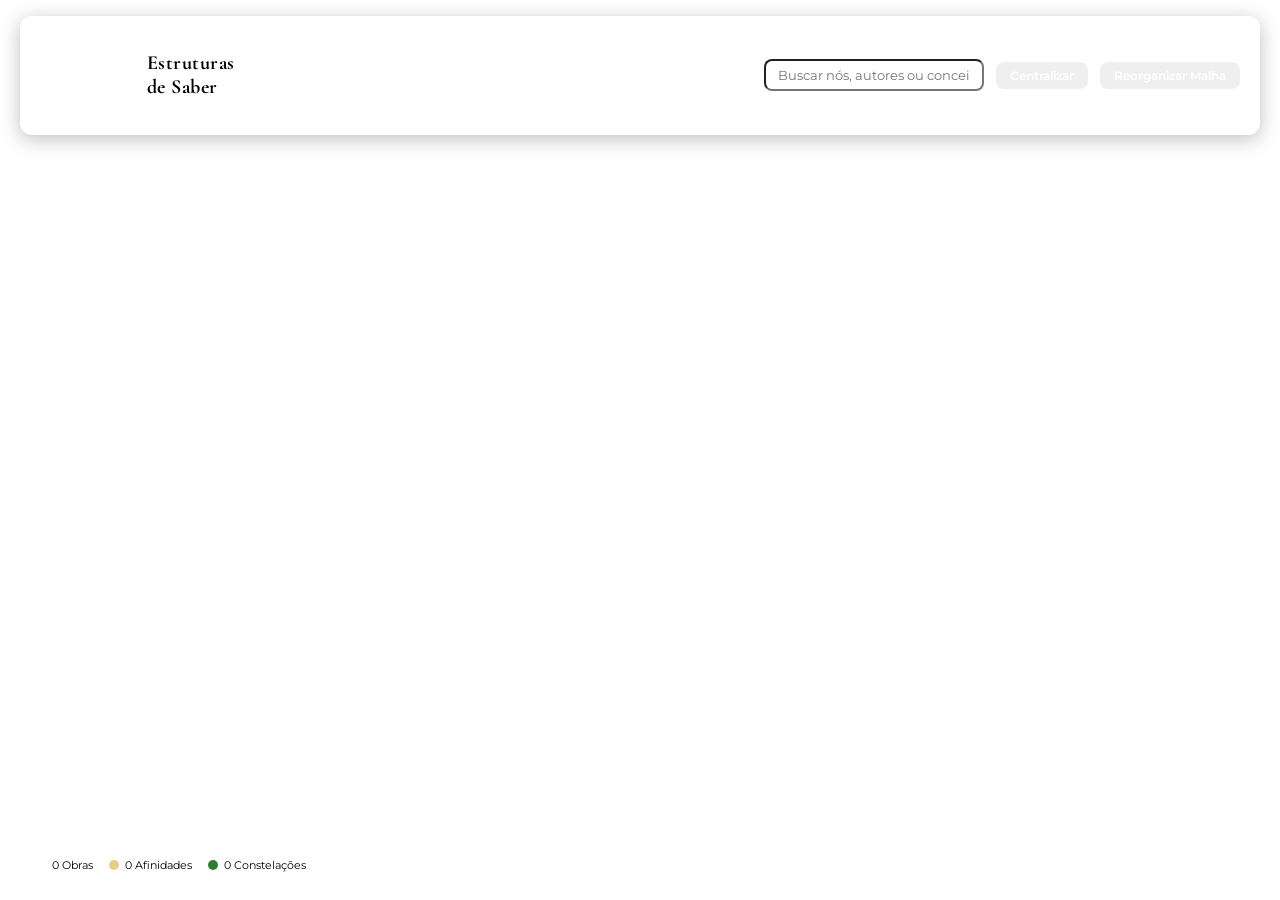
<file: assets/templates/knowledge_graph.html>
<!DOCTYPE html>
<html lang="pt-BR" data-theme="__THEME_MODE__">
<head>
  <meta charset="UTF-8">
  <meta name="viewport" content="width=device-width, initial-scale=1.0">
  <title>Hupomnemata — Malha de Saberes (Estruturas de Saber)</title>
  <link rel="preconnect" href="https://fonts.googleapis.com">
  <link rel="preconnect" href="https://fonts.gstatic.com" crossorigin>
  <link href="https://fonts.googleapis.com/css2?family=Cormorant+Garamond:ital,wght@0,500;0,600;0,700;1,400&family=Montserrat:wght@300;400;500;600&display=swap" rel="stylesheet">
  <script src="https://d3js.org/d3.v7.min.js"></script>
  <style>
    * {
      box-sizing: border-box;
      margin: 0;
      padding: 0;
    }
    body {
      background-color: __BG_COLOR__;
      color: __TEXT_COLOR__;
      font-family: 'Montserrat', sans-serif;
      overflow: hidden;
      width: 100vw;
      height: 100vh;
      user-select: none;
    }
    #graph-container {
      width: 100%;
      height: 100%;
      position: absolute;
      top: 0;
      left: 0;
    }
    svg {
      width: 100%;
      height: 100%;
      display: block;
    }
    /* Top Bar HUD */
    .hud-bar {
      position: absolute;
      top: 16px;
      left: 20px;
      right: 20px;
      display: flex;
      justify-content: space-between;
      align-items: center;
      background: __SURFACE_COLOR__CC;
      backdrop-filter: blur(12px);
      border: 1px solid __BORDER_COLOR__;
      border-radius: 12px;
      padding: 10px 20px;
      box-shadow: 0 4px 20px rgba(0, 0, 0, 0.25);
      z-index: 10;
      pointer-events: auto;
    }
    .hud-title {
      font-family: 'Cormorant Garamond', Georgia, serif;
      font-size: 20px;
      font-weight: 700;
      color: __GOLD_ACCENT__;
      letter-spacing: 0.5px;
      display: flex;
      align-items: center;
      gap: 8px;
    }
    .hud-controls {
      display: flex;
      align-items: center;
      gap: 12px;
    }
    .search-box {
      background: __SURFACE_COLOR__;
      border: 1px solid __BORDER_COLOR__;
      border-radius: 8px;
      padding: 6px 12px;
      color: __TEXT_COLOR__;
      font-family: 'Montserrat', sans-serif;
      font-size: 13px;
      outline: none;
      width: 220px;
      transition: border-color 0.2s;
    }
    .search-box:focus {
      border-color: __GOLD_ACCENT__;
    }
    .btn {
      background: __GOLD_ACCENT__;
      color: #FFFFFF;
      border: none;
      border-radius: 8px;
      padding: 6px 14px;
      font-family: 'Montserrat', sans-serif;
      font-size: 12px;
      font-weight: 600;
      cursor: pointer;
      display: flex;
      align-items: center;
      gap: 6px;
      transition: opacity 0.2s, transform 0.1s;
    }
    .btn:hover {
      opacity: 0.9;
      transform: translateY(-1px);
    }
    .btn-secondary {
      background: __SURFACE_COLOR__;
      color: __TEXT_COLOR__;
      border: 1px solid __BORDER_COLOR__;
    }
    /* Legends & Stats */
    .hud-footer {
      position: absolute;
      bottom: 20px;
      left: 20px;
      background: __SURFACE_COLOR__CC;
      backdrop-filter: blur(12px);
      border: 1px solid __BORDER_COLOR__;
      border-radius: 10px;
      padding: 8px 16px;
      font-size: 11px;
      color: __TEXT_MUTED__;
      display: flex;
      gap: 16px;
      align-items: center;
      z-index: 10;
    }
    .legend-item {
      display: flex;
      align-items: center;
      gap: 6px;
    }
    .legend-dot {
      width: 10px;
      height: 10px;
      border-radius: 50%;
    }
    /* Detail Panel */
    .detail-panel {
      position: absolute;
      top: 80px;
      right: 20px;
      width: 380px;
      max-height: calc(100vh - 120px);
      background: __SURFACE_COLOR__F2;
      backdrop-filter: blur(16px);
      border: 1px solid __BORDER_COLOR__;
      border-radius: 14px;
      padding: 20px;
      box-shadow: 0 8px 32px rgba(0, 0, 0, 0.35);
      z-index: 20;
      display: none;
      flex-direction: column;
      gap: 14px;
      overflow-y: auto;
      transition: transform 0.3s cubic-bezier(0.16, 1, 0.3, 1);
    }
    .detail-panel.visible {
      display: flex;
    }
    .panel-header {
      display: flex;
      justify-content: space-between;
      align-items: flex-start;
      border-bottom: 1px solid __BORDER_COLOR__;
      padding-bottom: 10px;
    }
    .badge {
      display: inline-block;
      padding: 3px 8px;
      border-radius: 6px;
      font-size: 10px;
      font-weight: 600;
      text-transform: uppercase;
      letter-spacing: 0.5px;
    }
    .close-btn {
      background: none;
      border: none;
      color: __TEXT_MUTED__;
      font-size: 18px;
      cursor: pointer;
      line-height: 1;
    }
    .close-btn:hover {
      color: __TEXT_COLOR__;
    }
    .node-title {
      font-family: 'Cormorant Garamond', Georgia, serif;
      font-size: 18px;
      font-weight: 700;
      color: __TEXT_COLOR__;
      line-height: 1.3;
    }
    .node-excerpt {
      font-size: 13px;
      line-height: 1.6;
      color: __TEXT_COLOR__;
      font-style: italic;
      background: __BG_COLOR__80;
      padding: 12px;
      border-left: 3px solid __BORDER_COLOR__;
      border-radius: 4px;
      max-height: 180px;
      overflow-y: auto;
    }
    .resonance-title {
      font-size: 12px;
      font-weight: 600;
      color: __TEXT_COLOR__;
      text-transform: uppercase;
      letter-spacing: 0.5px;
    }
    .resonance-item {
      background: __BG_COLOR__;
      border: 1px solid __BORDER_COLOR__;
      border-radius: 8px;
      padding: 8px 10px;
      font-size: 11px;
      margin-top: 6px;
      cursor: pointer;
      transition: border-color 0.2s;
    }
    .resonance-item:hover {
      border-color: __TEXT_COLOR__;
    }
    /* SVG Elements */
    .link {
      stroke: __LINK_STROKE__;
      stroke-linecap: round;
      transition: stroke 0.2s, stroke-width 0.2s;
    }
    .link.highlighted {
      stroke: __GOLD_ACCENT__;
      stroke-width: 2.5px !important;
      stroke-opacity: 0.9;
    }
    .node {
      cursor: pointer;
    }
    .node circle {
      stroke-width: 2px;
      transition: stroke 0.2s, r 0.2s, filter 0.2s;
    }
    .node:hover circle {
      stroke: __GOLD_ACCENT__;
      filter: drop-shadow(0 0 8px __GOLD_ACCENT__80);
    }
    .node.dimmed {
      opacity: 0.15;
    }
    .node-label {
      font-family: 'Montserrat', sans-serif;
      font-size: 10px;
      fill: __TEXT_MUTED__;
      pointer-events: none;
      transition: fill 0.2s, font-weight 0.2s;
    }
    .node:hover .node-label {
      fill: __TEXT_COLOR__;
      font-weight: 600;
    }
  </style>
</head>
<body>
  <div id="graph-container">
    <svg id="network-svg"></svg>
  </div>

  <!-- HUD Header -->
  <div class="hud-bar">
    <div class="hud-title">
      <svg width="22" height="22" viewBox="0 0 24 24" fill="none" stroke="__GOLD_ACCENT__" stroke-width="2" stroke-linecap="round" stroke-linejoin="round">
        <circle cx="18" cy="5" r="3"></circle>
        <circle cx="6" cy="12" r="3"></circle>
        <circle cx="18" cy="19" r="3"></circle>
        <line x1="8.59" y1="13.51" x2="15.42" y2="17.49"></line>
        <line x1="15.41" y1="6.51" x2="8.59" y2="10.49"></line>
      </svg>
      Estruturas de Saber
    </div>
    <div class="hud-controls">
      <input type="text" id="search-input" class="search-box" placeholder="Buscar nós, autores ou conceitos..." />
      <button class="btn btn-secondary" onclick="resetZoom()">Centralizar</button>
      <button class="btn" onclick="triggerPhysicsRestart()">Reorganizar Malha</button>
    </div>
  </div>

  <!-- Footer Stats -->
  <div class="hud-footer">
    <div class="legend-item">
      <div class="legend-dot" style="background: __GOLD_ACCENT__;"></div>
      <span id="stat-nodes">0 Obras</span>
    </div>
    <div class="legend-item">
      <div class="legend-dot" style="background: rgba(212, 175, 55, 0.6);"></div>
      <span id="stat-links">0 Afinidades</span>
    </div>
    <div class="legend-item">
      <div class="legend-dot" style="background: #2E7D32;"></div>
      <span id="stat-clusters">0 Constelações</span>
    </div>
  </div>

  <!-- Detail Card -->
  <div id="detail-card" class="detail-panel">
    <div class="panel-header">
      <span id="card-type-badge" class="badge" style="background: __BORDER_COLOR__; color: __TEXT_MUTED__;">CITAÇÃO</span>
      <button class="close-btn" onclick="closeCard()">&times;</button>
    </div>
    <div id="card-title" class="node-title">Título do Nó</div>
    <div id="card-meta" style="font-size: 11px; color: __TEXT_MUTED__;">Metadados da Obra</div>
    <div id="card-excerpt" class="node-excerpt">Texto do fragmento ou descrição conceitual...</div>
    <div>
      <div class="resonance-title">Ressonâncias Semânticas</div>
      <div id="card-resonances">
        <!-- Injetado dinamicamente -->
      </div>
    </div>
  </div>

  <script>
    const graphData = __GRAPH_DATA__;

    document.getElementById("stat-nodes").innerText = (graphData.nodes || []).length + " Obras";
    document.getElementById("stat-links").innerText = (graphData.links || []).length + " Afinidades";
    document.getElementById("stat-clusters").innerText = (graphData.clusters || []).length + " Constelações";

    const svg = d3.select("#network-svg");
    const container = d3.select("#graph-container");
    const width = window.innerWidth;
    const height = window.innerHeight;

    svg.attr("viewBox", [0, 0, width, height]);

    const g = svg.append("g");

    // Zoom behavior
    const zoom = d3.zoom()
      .scaleExtent([0.15, 5])
      .on("zoom", (event) => {
        g.attr("transform", event.transform);
      });

    svg.call(zoom);

    function resetZoom() {
      svg.transition().duration(750).call(
        zoom.transform,
        d3.zoomIdentity.translate(width / 2, height / 2).scale(1)
      );
    }

    // D3 Force Simulation com ancoragem por constelações
    const nodes = (graphData.nodes || []).map(d => Object.assign({}, d));
    const links = (graphData.links || []).map(d => Object.assign({}, d));

    const clusterMap = {};
    const uniqueClusters = Array.from(new Set(nodes.map(d => d.cluster_id || 0)));
    const clusterRadius = Math.min(width, height) * 0.36;
    uniqueClusters.forEach((cId, idx) => {
      const angle = (idx / Math.max(1, uniqueClusters.length)) * 2 * Math.PI;
      clusterMap[cId] = {
        x: width / 2 + clusterRadius * Math.cos(angle),
        y: height / 2 + clusterRadius * Math.sin(angle)
      };
    });

    const simulation = d3.forceSimulation(nodes)
      .force("link", d3.forceLink(links).id(d => d.id).distance(d => 85 - (d.weight || 0.5) * 30).strength(d => d.source.cluster_id === d.target.cluster_id ? 0.6 : 0.08))
      .force("charge", d3.forceManyBody().strength(-200))
      .force("x", d3.forceX(d => clusterMap[d.cluster_id || 0] ? clusterMap[d.cluster_id || 0].x : width / 2).strength(0.16))
      .force("y", d3.forceY(d => clusterMap[d.cluster_id || 0] ? clusterMap[d.cluster_id || 0].y : height / 2).strength(0.16))
      .force("collide", d3.forceCollide().radius(d => (d.size || 14) + 14));

    // Render Links
    const link = g.append("g")
      .attr("class", "links")
      .selectAll("line")
      .data(links)
      .join("line")
      .attr("class", "link")
      .attr("stroke-width", d => Math.max(1, (d.weight || 0.5) * 3));

    // Render Nodes
    const node = g.append("g")
      .attr("class", "nodes")
      .selectAll("g")
      .data(nodes)
      .join("g")
      .attr("class", "node")
      .call(d3.drag()
        .on("start", dragstarted)
        .on("drag", dragged)
        .on("end", dragended));

    // Circle shape
    node.append("circle")
      .attr("r", d => d.size || 14)
      .attr("fill", d => d.color || "__GOLD_ACCENT__")
      .attr("stroke", "__SURFACE_COLOR__")
      .attr("fill-opacity", 0.85);

    // Inner icon or label
    node.append("text")
      .attr("class", "node-label")
      .attr("dx", d => (d.size || 14) + 6)
      .attr("dy", ".35em")
      .text(d => {
        const lbl = d.label || "";
        return lbl.length > 25 ? lbl.substring(0, 22) + "..." : lbl;
      });

    // Ticks
    simulation.on("tick", () => {
      link
        .attr("x1", d => d.source.x)
        .attr("y1", d => d.source.y)
        .attr("x2", d => d.target.x)
        .attr("y2", d => d.target.y);

      node.attr("transform", d => `translate(${d.x},${d.y})`);
    });

    // Drag handlers
    function dragstarted(event, d) {
      if (!event.active) simulation.alphaTarget(0.3).restart();
      d.fx = d.x;
      d.fy = d.y;
    }

    function dragged(event, d) {
      d.fx = event.x;
      d.fy = event.y;
    }

    function dragended(event, d) {
      if (!event.active) simulation.alphaTarget(0);
      d.fx = null;
      d.fy = null;
    }

    function triggerPhysicsRestart() {
      simulation.alpha(1).restart();
    }

    // Selection & Highlighting
    node.on("click", (event, d) => {
      event.stopPropagation();
      selectNode(d);
    });

    svg.on("click", () => {
      clearHighlight();
      closeCard();
    });

    function selectNode(d) {
      // Highlight neighbors
      const connectedNodeIds = new Set();
      connectedNodeIds.add(d.id);

      links.forEach(l => {
        const sId = typeof l.source === 'object' ? l.source.id : l.source;
        const tId = typeof l.target === 'object' ? l.target.id : l.target;
        if (sId === d.id) connectedNodeIds.add(tId);
        if (tId === d.id) connectedNodeIds.add(sId);
      });

      node.classed("dimmed", n => !connectedNodeIds.has(n.id));
      link.classed("highlighted", l => {
        const sId = typeof l.source === 'object' ? l.source.id : l.source;
        const tId = typeof l.target === 'object' ? l.target.id : l.target;
        return sId === d.id || tId === d.id;
      });

      openCard(d);
    }

    function clearHighlight() {
      node.classed("dimmed", false);
      link.classed("highlighted", false);
    }

    function openCard(d) {
      const card = document.getElementById("detail-card");
      document.getElementById("card-type-badge").innerText = (d.type || "Nó").toUpperCase();
      document.getElementById("card-title").innerText = d.label || "Sem título";
      document.getElementById("card-meta").innerText = d.work_title ? ("Obra: " + d.work_title) : (d.cluster_name ? ("Cluster: " + d.cluster_name) : "");
      document.getElementById("card-excerpt").innerText = d.full_text || "Sem conteúdo textual.";

      // Populate resonances
      const resContainer = document.getElementById("card-resonances");
      resContainer.innerHTML = "";
      const connected = links
        .filter(l => {
          const sId = typeof l.source === 'object' ? l.source.id : l.source;
          const tId = typeof l.target === 'object' ? l.target.id : l.target;
          return sId === d.id || tId === d.id;
        })
        .map(l => {
          const sId = typeof l.source === 'object' ? l.source.id : l.source;
          const targetId = (sId === d.id) ? (typeof l.target === 'object' ? l.target.id : l.target) : sId;
          const targetNode = nodes.find(n => n.id === targetId);
          return { node: targetNode, weight: l.weight };
        })
        .filter(c => c.node);

      if (connected.length === 0) {
        resContainer.innerHTML = '<div style="font-size: 11px; color: __TEXT_MUTED__; padding: 6px 0;">Nenhuma ressonância detectada com os parâmetros atuais.</div>';
      } else {
        connected.forEach(c => {
          const item = document.createElement("div");
          item.className = "resonance-item";
          const pct = Math.round((c.weight || 0) * 100);
          item.innerHTML = `<strong>${c.node.label || "Nó"}</strong> (${pct}% ressonância)`;
          item.onclick = () => selectNode(c.node);
          resContainer.appendChild(item);
        });
      }

      card.classList.add("visible");
    }

    function closeCard() {
      document.getElementById("detail-card").classList.remove("visible");
    }

    // Search Box Filter
    document.getElementById("search-input").addEventListener("input", (e) => {
      const query = e.target.value.toLowerCase().trim();
      if (!query) {
        clearHighlight();
        return;
      }
      node.classed("dimmed", d => {
        const text = ((d.label || "") + " " + (d.full_text || "") + " " + (d.work_title || "")).toLowerCase();
        return !text.includes(query);
      });
    });
  </script>
</body>
</html>
</file>
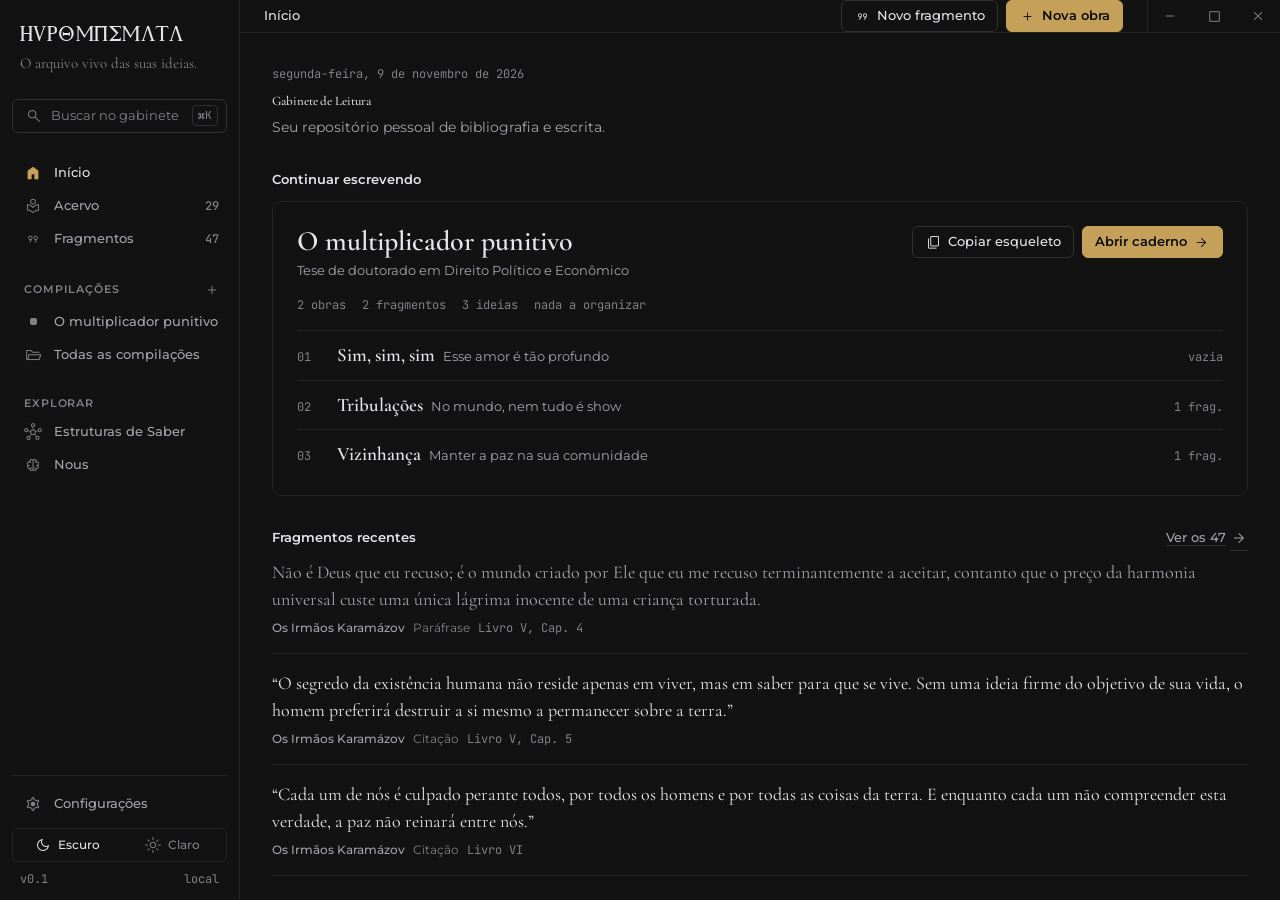
<file: design/prototype/index.v1.html>
<!doctype html>
<html lang="pt-BR" data-theme="dark">
<head>
<meta charset="utf-8">
<meta name="viewport" content="width=device-width, initial-scale=1">
<title>Hupomnēmata · Protótipo</title>
<link rel="preconnect" href="https://fonts.googleapis.com">
<link rel="stylesheet" href="https://fonts.googleapis.com/css2?family=Material+Symbols+Outlined:opsz,wght,FILL,GRAD@20..48,300..500,0..1,0&display=block">
<link rel="stylesheet" href="tokens.css">
<style>
/* Hallmark · genre: editorial · surface: app shell (multi-page) · design-system: DESIGN.md · designed-as-app
 * nav: N3 side-rail · footer: none (app) · enrichment: none (typography only)
 * pre-emit critique: P5 H4 E4 S5 R5 V4
 */
*, *::before, *::after { box-sizing: border-box; }
html, body { margin: 0; height: 100%; overflow-x: clip; }
body {
  background: var(--color-paper);
  color: var(--color-ink);
  font-family: var(--font-ui);
  font-size: var(--text-sm);
  line-height: 1.5;
  -webkit-font-smoothing: antialiased;
  font-feature-settings: "kern" 1;
}
button, input, select, textarea { font: inherit; color: inherit; }
button { cursor: pointer; }
::selection { background: var(--color-mark); }
.ms { font-family: "Material Symbols Outlined"; font-weight: 300; font-style: normal; font-size: 18px; line-height: 1; letter-spacing: normal; text-transform: none; display: inline-block; white-space: nowrap; font-variation-settings: "opsz" 20, "wght" 300, "FILL" 0; flex: none; user-select: none; }
.ms.fill { font-variation-settings: "opsz" 20, "wght" 400, "FILL" 1; }
.num { font-family: var(--font-mono); font-variant-numeric: tabular-nums; font-size: var(--text-xs); }
.serif { font-family: var(--font-display); }
.quote-text, .prose, .mini-frag p, .pw-frag p, .serif, .idea-central, .page-title, .resume-name, .insp-title, .wg-title, .idea-title, .p-item .t.serif, .row .title, .ro-item .t, .outline .t, .proj-works .t, .pw-work-head .t { font-variant-numeric: lining-nums; }
.sr { position: absolute; width: 1px; height: 1px; overflow: hidden; clip: rect(0 0 0 0); white-space: nowrap; }
:focus-visible { outline: 2px solid var(--color-focus); outline-offset: 2px; border-radius: var(--radius-xs); }
::-webkit-scrollbar { width: 10px; height: 10px; }
::-webkit-scrollbar-thumb { background: var(--color-rule-2); border-radius: 10px; border: 3px solid transparent; background-clip: padding-box; }
::-webkit-scrollbar-track { background: transparent; }

/* ── shell ─────────────────────────────────────────── */
.app { display: grid; grid-template-columns: var(--sidebar-w) minmax(0, 1fr); height: 100vh; }
.sidebar {
  display: flex; flex-direction: column; min-height: 0;
  background: var(--color-paper);
  border-right: var(--rule-w) solid var(--color-rule);
  padding: var(--space-md) var(--space-sm) var(--space-sm);
  gap: var(--space-lg);
}
.brand { padding: var(--space-xs) var(--space-xs) 0; display: flex; flex-direction: column; gap: var(--space-2xs); }
.brand-mark { font-family: var(--font-brand); font-size: 1.375rem; letter-spacing: 0.02em; color: var(--color-ink); line-height: 1.1; white-space: nowrap; }
.brand-sub { font-family: var(--font-display); font-size: 0.9375rem; color: var(--color-ink-3); }
.search-trigger {
  display: flex; align-items: center; gap: var(--space-xs);
  height: 34px; padding: 0 var(--space-xs) 0 var(--space-sm);
  border: var(--rule-w) solid var(--color-rule-2); border-radius: var(--radius-sm);
  background: var(--color-paper-2); color: var(--color-ink-3); text-align: left;
  transition: border-color var(--dur-micro) var(--ease-out), color var(--dur-micro) var(--ease-out);
}
.search-trigger:hover { border-color: var(--color-ink-3); color: var(--color-ink-2); }
.search-trigger span.label { flex: 1; white-space: nowrap; }
kbd { font-family: var(--font-mono); font-size: 0.6875rem; color: var(--color-ink-3); border: var(--rule-w) solid var(--color-rule-2); border-radius: var(--radius-xs); padding: 1px 5px; background: var(--color-paper); }
.nav { display: flex; flex-direction: column; gap: var(--space-lg); overflow-y: auto; min-height: 0; flex: 1; }
.nav-group { display: flex; flex-direction: column; gap: 1px; }
.nav-label { display: flex; align-items: center; justify-content: space-between; padding: 0 var(--space-xs) var(--space-2xs) var(--space-sm); font-size: var(--text-2xs); font-weight: 600; letter-spacing: 0.08em; text-transform: uppercase; color: var(--color-ink-3); }
.nav-label button { border: 0; background: none; color: var(--color-ink-3); border-radius: var(--radius-xs); width: 22px; height: 22px; display: grid; place-items: center; }
.nav-label button:hover { color: var(--color-ink); background: var(--color-paper-3); }
.nav-item {
  display: flex; align-items: center; gap: var(--space-sm);
  height: 32px; padding: 0 var(--space-xs) 0 var(--space-sm);
  border: 0; border-radius: var(--radius-sm); background: none; width: 100%;
  color: var(--color-ink-2); font-size: var(--text-sm); font-weight: 500; text-align: left; white-space: nowrap;
  transition: background var(--dur-micro) var(--ease-out), color var(--dur-micro) var(--ease-out);
}
.nav-item .ms { color: var(--color-ink-3); }
.nav-item .t { flex: 1; overflow: hidden; text-overflow: ellipsis; }
.nav-item .count { color: var(--color-ink-3); }
.nav-item:hover { background: var(--color-paper-3); color: var(--color-ink); }
.nav-item:active { background: var(--color-paper-4); }
.nav-item[aria-current="page"] { background: var(--color-paper-3); color: var(--color-ink); }
.nav-item[aria-current="page"] .ms { color: var(--color-accent); font-variation-settings: "opsz" 20, "wght" 400, "FILL" 1; }
.nav-item.project .dot { width: 18px; display: grid; place-items: center; }
.nav-item.project .dot i { width: 7px; height: 7px; border-radius: 2px; background: var(--color-ink-3); display: block; }
.nav-item.project[aria-current="page"] .dot i { background: var(--color-accent); }
.sidebar-foot { display: flex; flex-direction: column; gap: var(--space-xs); border-top: var(--rule-w) solid var(--color-rule); padding-top: var(--space-sm); }
.theme-switch { display: grid; grid-template-columns: 1fr 1fr; gap: 2px; padding: 2px; border-radius: var(--radius-sm); background: var(--color-paper-2); border: var(--rule-w) solid var(--color-rule); }
.theme-switch button { display: flex; align-items: center; justify-content: center; gap: 6px; height: 28px; border: 0; border-radius: var(--radius-xs); background: none; color: var(--color-ink-3); font-size: var(--text-xs); font-weight: 500; }
.theme-switch button:hover { color: var(--color-ink); }
.theme-switch button[aria-pressed="true"] { background: var(--color-paper-4); color: var(--color-ink); }
.version { display: flex; justify-content: space-between; padding: 0 var(--space-xs); color: var(--color-ink-3); }

.main { display: flex; flex-direction: column; min-width: 0; min-height: 0; }
.bar {
  height: var(--bar-h); flex: none;
  display: flex; align-items: center; gap: var(--space-md);
  padding: 0 0 0 var(--space-lg);
  border-bottom: var(--rule-w) solid var(--color-rule);
  background: var(--color-paper);
}
.crumbs { display: flex; align-items: center; gap: var(--space-2xs); min-width: 0; flex: 1; font-size: var(--text-sm); color: var(--color-ink-3); white-space: nowrap; }
.crumbs button { border: 0; background: none; color: var(--color-ink-3); padding: 2px 4px; border-radius: var(--radius-xs); }
.crumbs button:hover { color: var(--color-ink); }
.crumbs .cur { color: var(--color-ink); font-weight: 500; overflow: hidden; text-overflow: ellipsis; }
.crumbs .sep { font-size: 16px; color: var(--color-rule-2); }
.bar-actions { display: flex; align-items: center; gap: var(--space-xs); }
.win { display: flex; align-self: stretch; margin-left: var(--space-xs); border-left: var(--rule-w) solid var(--color-rule); }
.win button { width: 44px; border: 0; background: none; color: var(--color-ink-3); display: grid; place-items: center; }
.win button:hover { background: var(--color-paper-3); color: var(--color-ink); }
.win button.close:hover { background: var(--color-danger); color: var(--color-paper); }
.view { flex: 1; min-height: 0; overflow: auto; }

/* ── buttons ───────────────────────────────────────── */
.btn {
  display: inline-flex; align-items: center; justify-content: center; gap: 6px;
  height: 32px; padding: 0 var(--space-sm);
  border-radius: var(--radius-sm); border: var(--rule-w) solid var(--color-rule-2);
  background: var(--color-paper-2); color: var(--color-ink);
  font-size: var(--text-sm); font-weight: 500; white-space: nowrap;
  transition: background var(--dur-micro) var(--ease-out), border-color var(--dur-micro) var(--ease-out), transform var(--dur-micro) var(--ease-out), color var(--dur-micro) var(--ease-out);
}
.btn .ms { font-size: 17px; }
.btn:hover { background: var(--color-paper-3); border-color: var(--color-ink-3); }
.btn:active { transform: translateY(1px); }
.btn[disabled], .btn[aria-disabled="true"] { opacity: 0.45; cursor: not-allowed; transform: none; }
.btn.primary { background: var(--color-accent); border-color: var(--color-accent); color: var(--color-accent-ink); font-weight: 600; }
.btn.primary:hover { background: var(--color-accent-2); border-color: var(--color-accent-2); }
.btn.primary[disabled] { background: var(--color-paper-3); border-color: var(--color-rule-2); color: var(--color-ink-3); opacity: 1; }
.btn.ghost { background: none; border-color: transparent; color: var(--color-ink-2); }
.btn.ghost:hover { background: var(--color-paper-3); color: var(--color-ink); border-color: transparent; }
.btn.sm { height: 28px; padding: 0 var(--space-xs); font-size: var(--text-xs); }
.btn[data-state="loading"] { pointer-events: none; }
.btn[data-state="loading"] .ms { animation: spin 900ms linear infinite; }
.btn[data-state="success"] { color: var(--color-ok); border-color: var(--color-ok); }
.btn.primary[data-state="success"] { color: var(--color-accent-ink); }
@keyframes spin { to { transform: rotate(360deg); } }
.icon-btn { width: 30px; height: 30px; display: inline-grid; place-items: center; border: 0; border-radius: var(--radius-sm); background: none; color: var(--color-ink-3); transition: background var(--dur-micro) var(--ease-out), color var(--dur-micro) var(--ease-out); }
.icon-btn:hover { background: var(--color-paper-4); color: var(--color-ink); }
.icon-btn:active { transform: translateY(1px); }
.icon-btn[data-state="success"] { color: var(--color-ok); }
.icon-btn.danger:hover { color: var(--color-danger); }

/* ── inputs ────────────────────────────────────────── */
.field { display: flex; flex-direction: column; gap: 6px; min-width: 0; }
.field > label, .field-label { font-size: var(--text-xs); font-weight: 600; color: var(--color-ink-2); }
.field .req { color: var(--color-accent); }
.field .help { font-size: var(--text-xs); color: var(--color-ink-3); }
.input, .select, .textarea {
  height: 36px; width: 100%; padding: 0 var(--space-sm);
  background: var(--color-paper); color: var(--color-ink);
  border: var(--rule-w) solid var(--color-rule-2); border-radius: var(--radius-sm);
  font-size: var(--text-md);
  transition: border-color var(--dur-micro) var(--ease-out), box-shadow var(--dur-micro) var(--ease-out);
}
.textarea { height: auto; min-height: 76px; padding: var(--space-xs) var(--space-sm); resize: vertical; line-height: 1.5; }
.input::placeholder, .textarea::placeholder { color: var(--color-ink-3); }
.input:hover, .select:hover, .textarea:hover { border-color: var(--color-ink-3); }
.input:focus, .select:focus, .textarea:focus { outline: none; border-color: var(--color-accent); box-shadow: 0 0 0 3px var(--color-accent-wash); }
.input:disabled { opacity: 0.5; }
.input[aria-invalid="true"] { border-color: var(--color-danger); }
.select { appearance: none; padding-right: 32px; background-image: linear-gradient(45deg, transparent 50%, var(--color-ink-3) 50%), linear-gradient(135deg, var(--color-ink-3) 50%, transparent 50%); background-position: calc(100% - 16px) 50%, calc(100% - 11px) 50%; background-size: 5px 5px; background-repeat: no-repeat; }
.searchbox { position: relative; display: flex; align-items: center; }
.searchbox .ms { position: absolute; left: 10px; color: var(--color-ink-3); pointer-events: none; }
.searchbox .input { padding-left: 34px; }
.check { display: flex; gap: var(--space-xs); align-items: flex-start; font-size: var(--text-sm); color: var(--color-ink); cursor: pointer; }
.check input { appearance: none; width: 16px; height: 16px; margin: 2px 0 0; flex: none; border: var(--rule-w) solid var(--color-ink-3); border-radius: var(--radius-xs); background: var(--color-paper); display: grid; place-items: center; cursor: pointer; }
.check input:checked { background: var(--color-accent); border-color: var(--color-accent); }
.check input:checked::after { content: ""; width: 8px; height: 4px; border-left: 2px solid var(--color-accent-ink); border-bottom: 2px solid var(--color-accent-ink); transform: translateY(-1px) rotate(-45deg); }
.check small { display: block; color: var(--color-ink-3); font-size: var(--text-xs); }
.seg { display: inline-flex; padding: 2px; gap: 2px; border-radius: var(--radius-sm); background: var(--color-paper-2); border: var(--rule-w) solid var(--color-rule); }
.seg button { height: 28px; padding: 0 var(--space-sm); border: 0; border-radius: var(--radius-xs); background: none; color: var(--color-ink-2); font-size: var(--text-sm); font-weight: 500; display: inline-flex; gap: 6px; align-items: center; white-space: nowrap; }
.seg button .num { color: var(--color-ink-3); }
.seg button:hover { color: var(--color-ink); }
.seg button[aria-pressed="true"] { background: var(--color-paper-4); color: var(--color-ink); }

/* ── page scaffolding ──────────────────────────────── */
.page { padding: var(--space-xl) var(--space-xl) var(--space-2xl); }
.page-head { display: flex; align-items: flex-end; justify-content: space-between; gap: var(--space-lg); margin-bottom: var(--space-xl); }
.page-title { font-family: var(--font-display); font-weight: 500; font-size: var(--text-2xl); line-height: 1.05; margin: 0; letter-spacing: -0.005em; overflow-wrap: anywhere; min-width: 0; }
.page-sub { color: var(--color-ink-2); margin: var(--space-xs) 0 0; font-size: var(--text-md); max-width: 60ch; }
.panel-title { font-size: var(--text-sm); font-weight: 600; color: var(--color-ink); margin: 0; display: flex; align-items: center; justify-content: space-between; gap: var(--space-sm); }
.panel-title .aside { font-weight: 500; color: var(--color-ink-3); }
.link { border: 0; background: none; padding: 0; color: var(--color-ink-2); font-size: var(--text-sm); font-weight: 500; display: inline-flex; align-items: center; gap: 4px; text-decoration: underline; text-decoration-color: var(--color-rule-2); text-underline-offset: 3px; }
.link:hover { color: var(--color-accent); text-decoration-color: currentColor; }
.muted { color: var(--color-ink-2); }
.faint { color: var(--color-ink-3); }
.empty { border: 1px dashed var(--color-rule-2); border-radius: var(--radius-md); padding: var(--space-lg); color: var(--color-ink-3); font-size: var(--text-sm); display: flex; gap: var(--space-sm); align-items: center; }

/* ── início ────────────────────────────────────────── */
.home { display: grid; grid-template-columns: minmax(0, 1fr) 320px; gap: var(--space-2xl); max-width: 1180px; }
.home-date { font-family: var(--font-mono); font-size: var(--text-xs); color: var(--color-ink-3); margin-bottom: var(--space-sm); }
.home-main { display: flex; flex-direction: column; gap: var(--space-xl); min-width: 0; }
.resume { background: var(--color-paper-2); border: var(--rule-w) solid var(--color-rule); border-radius: var(--radius-lg); padding: var(--space-lg) var(--space-lg) var(--space-md); display: flex; flex-direction: column; gap: var(--space-md); }
.resume-head { display: flex; justify-content: space-between; gap: var(--space-md); align-items: flex-start; }
.resume-name { font-family: var(--font-display); font-weight: 600; font-size: 1.75rem; line-height: 1.1; margin: 0; }
.resume-desc { color: var(--color-ink-2); margin: 4px 0 0; }
.meta-row { display: flex; gap: var(--space-md); color: var(--color-ink-3); flex-wrap: wrap; }
.outline { list-style: none; margin: 0; padding: 0; border-top: var(--rule-w) solid var(--color-rule); }
.outline li { display: grid; grid-template-columns: 28px minmax(0, 1fr) auto; gap: var(--space-sm); align-items: baseline; padding: 10px 0; border-bottom: var(--rule-w) solid var(--color-rule); }
.outline li:last-child { border-bottom: 0; }
.outline .n { color: var(--color-ink-3); }
.outline .t { font-family: var(--font-display); font-size: 1.1875rem; font-weight: 600; }
.outline .ci { color: var(--color-ink-2); font-size: var(--text-sm); margin-left: var(--space-xs); }
.resume-actions { display: flex; gap: var(--space-xs); }
.recent { display: flex; flex-direction: column; }
.recent-item { display: grid; gap: 6px; padding: var(--space-md) 0; border-bottom: var(--rule-w) solid var(--color-rule); }
.recent-item:first-of-type { padding-top: var(--space-sm); }
.quote-text { font-family: var(--font-display); font-size: var(--text-read); line-height: 1.5; color: var(--color-ink); margin: 0; white-space: pre-line; }
.clamp-3 { display: -webkit-box; -webkit-line-clamp: 3; -webkit-box-orient: vertical; overflow: hidden; }
.cite-line { display: flex; gap: var(--space-xs); flex-wrap: wrap; align-items: baseline; color: var(--color-ink-3); font-size: var(--text-xs); }
.cite-line b { color: var(--color-ink-2); font-weight: 500; }
.home-side { display: flex; flex-direction: column; gap: var(--space-xl); }
.stat-big { display: flex; align-items: baseline; gap: var(--space-xs); margin: var(--space-sm) 0 var(--space-xs); }
.stat-big .v { font-family: var(--font-display); font-size: 3rem; line-height: 1; font-weight: 500; font-variant-numeric: lining-nums tabular-nums; }
.kv { list-style: none; margin: 0; padding: 0; }
.kv li { display: flex; justify-content: space-between; gap: var(--space-sm); padding: 6px 0; border-bottom: var(--rule-w) solid var(--color-rule); color: var(--color-ink-2); }
.kv li .num { color: var(--color-ink); }
.kv button { border: 0; background: none; padding: 0; color: inherit; text-align: left; }
.kv button:hover { color: var(--color-ink); text-decoration: underline; text-underline-offset: 3px; }
.actions-list { display: flex; flex-direction: column; gap: 2px; margin-top: var(--space-sm); }
.action-row { display: flex; align-items: center; gap: var(--space-sm); height: 36px; padding: 0 var(--space-xs); border: 0; background: none; border-radius: var(--radius-sm); text-align: left; color: var(--color-ink); font-size: var(--text-sm); font-weight: 500; }
.action-row .ms { color: var(--color-accent); }
.action-row .t { flex: 1; white-space: nowrap; }
.action-row:hover { background: var(--color-paper-3); }
.action-row[aria-disabled="true"] { color: var(--color-ink-3); cursor: default; }
.action-row[aria-disabled="true"] .ms { color: var(--color-ink-3); }
.action-row[aria-disabled="true"]:hover { background: none; }
.soon { font-size: var(--text-2xs); font-weight: 600; letter-spacing: 0.06em; text-transform: uppercase; color: var(--color-ink-3); border: var(--rule-w) solid var(--color-rule-2); border-radius: 999px; padding: 1px 7px; }
.epigraph { border-top: var(--rule-w) solid var(--color-rule); padding-top: var(--space-md); }
.epigraph p { font-family: var(--font-display); font-style: italic; font-size: 1.0625rem; line-height: 1.5; color: var(--color-ink-2); margin: 0 0 var(--space-xs); }
.epigraph cite { font-style: normal; font-size: var(--text-xs); color: var(--color-ink-3); }

/* ── acervo ────────────────────────────────────────── */
.split { display: grid; height: 100%; min-height: 0; }
.split.acervo { grid-template-columns: 216px minmax(0, 1fr) var(--inspector-w); }
.split.acervo.no-insp { grid-template-columns: 216px minmax(0, 1fr); }
.facets { border-right: var(--rule-w) solid var(--color-rule); padding: var(--space-lg) var(--space-sm); overflow: auto; display: flex; flex-direction: column; gap: var(--space-lg); }
.facet-list { display: flex; flex-direction: column; gap: 1px; margin-top: var(--space-xs); }
.facet { display: flex; align-items: center; gap: var(--space-xs); height: 30px; padding: 0 var(--space-xs); border: 0; background: none; border-radius: var(--radius-sm); color: var(--color-ink-2); font-size: var(--text-sm); text-align: left; white-space: nowrap; }
.facet .t { flex: 1; overflow: hidden; text-overflow: ellipsis; }
.facet .num { color: var(--color-ink-3); }
.facet:hover { background: var(--color-paper-3); color: var(--color-ink); }
.facet[aria-pressed="true"] { background: var(--color-paper-3); color: var(--color-ink); font-weight: 600; }
.facet[aria-pressed="true"] .num { color: var(--color-accent); }
.list-col { display: flex; flex-direction: column; min-width: 0; min-height: 0; }
.list-tools { display: flex; gap: var(--space-sm); align-items: center; padding: var(--space-md) var(--space-lg); border-bottom: var(--rule-w) solid var(--color-rule); }
.list-tools .searchbox { flex: 1; }
.list-head, .row { display: grid; grid-template-columns: 52px minmax(0, 1fr) 40px 32px; gap: var(--space-md); align-items: center; padding: 0 var(--space-lg); }
.list-head { height: 34px; font-size: var(--text-2xs); font-weight: 600; letter-spacing: 0.08em; text-transform: uppercase; color: var(--color-ink-3); border-bottom: var(--rule-w) solid var(--color-rule); }
.list-head .r, .row .r { text-align: right; }
.rows { overflow: auto; flex: 1; }
.row { min-height: var(--row-h); padding-top: 8px; padding-bottom: 8px; border-bottom: var(--rule-w) solid var(--color-rule); cursor: pointer; position: relative; transition: background var(--dur-micro) var(--ease-out); }
.row:hover { background: var(--color-paper-2); }
.row[aria-selected="true"] { background: var(--color-paper-3); }
.row:focus-visible { outline-offset: -2px; }
.row .year { color: var(--color-ink-3); text-align: right; }
.row .title { font-family: var(--font-display); font-size: 1.1875rem; font-weight: 600; line-height: 1.2; overflow: hidden; text-overflow: ellipsis; white-space: nowrap; }
.row .by { font-size: var(--text-xs); color: var(--color-ink-2); overflow: hidden; text-overflow: ellipsis; white-space: nowrap; }
.row .type { font-size: var(--text-xs); color: var(--color-ink-2); white-space: nowrap; overflow: hidden; text-overflow: ellipsis; }
.row .frag { color: var(--color-ink-2); }
.row .frag.zero { color: var(--color-ink-3); }
.row .quick { opacity: 0; transition: opacity var(--dur-micro) var(--ease-out); }
.row:hover .quick, .row:focus-within .quick, .row[aria-selected="true"] .quick { opacity: 1; }
.row.child .titlecell { padding-left: 22px; position: relative; }
.row.child .titlecell::before { content: ""; position: absolute; left: 6px; top: -2px; width: 9px; height: 14px; border-left: 1px solid var(--color-rule-2); border-bottom: 1px solid var(--color-rule-2); border-bottom-left-radius: 4px; }
.list-foot { padding: var(--space-sm) var(--space-lg); color: var(--color-ink-3); font-size: var(--text-xs); border-top: var(--rule-w) solid var(--color-rule); display: flex; justify-content: space-between; }

.inspector { border-left: var(--rule-w) solid var(--color-rule); background: var(--color-paper-2); overflow: auto; display: flex; flex-direction: column; min-width: 0; }
.insp-head { padding: var(--space-lg) var(--space-lg) var(--space-md); display: flex; flex-direction: column; gap: var(--space-xs); border-bottom: var(--rule-w) solid var(--color-rule); }
.insp-top { display: flex; justify-content: space-between; align-items: center; color: var(--color-ink-3); }
.insp-title { font-family: var(--font-display); font-weight: 600; font-size: 1.875rem; line-height: 1.08; margin: 0; overflow-wrap: anywhere; }
.insp-subtitle { font-family: var(--font-display); font-size: 1.1875rem; color: var(--color-ink-2); line-height: 1.3; margin: 0; }
.insp-by { font-size: var(--text-sm); color: var(--color-ink-2); margin: 0; }
.insp-actions { display: flex; gap: var(--space-xs); margin-top: var(--space-xs); }
.insp-sec { padding: var(--space-md) var(--space-lg); border-bottom: var(--rule-w) solid var(--color-rule); display: flex; flex-direction: column; gap: var(--space-sm); }
.insp-sec:last-child { border-bottom: 0; }
.ref-box { background: var(--color-paper); border: var(--rule-w) solid var(--color-rule); border-radius: var(--radius-md); padding: var(--space-sm) var(--space-md); font-size: var(--text-sm); line-height: 1.65; color: var(--color-ink); }
.ref-box b { font-weight: 700; }
.ref-meta { display: flex; justify-content: space-between; align-items: center; }
.tag { display: inline-flex; align-items: center; gap: 4px; font-size: var(--text-2xs); font-weight: 600; letter-spacing: 0.06em; text-transform: uppercase; color: var(--color-ink-3); }
.tag .ms { font-size: 14px; color: var(--color-accent); }
.prose { font-family: var(--font-display); font-size: 1.0625rem; line-height: 1.55; color: var(--color-ink); margin: 0; }
.dl { display: grid; grid-template-columns: 96px minmax(0, 1fr); gap: 6px var(--space-md); margin: 0; font-size: var(--text-sm); }
.dl dt { color: var(--color-ink-3); }
.dl dd { margin: 0; color: var(--color-ink); }
.mini-frag { display: grid; gap: 4px; padding: var(--space-xs) 0; border-bottom: var(--rule-w) solid var(--color-rule); }
.mini-frag:last-child { border-bottom: 0; }
.mini-frag p { margin: 0; font-family: var(--font-display); font-size: 1rem; line-height: 1.45; }
.chips { display: flex; gap: var(--space-xs); flex-wrap: wrap; }
.chip { display: inline-flex; align-items: center; gap: 6px; height: 26px; padding: 0 10px; border-radius: 999px; border: var(--rule-w) solid var(--color-rule-2); background: var(--color-paper); color: var(--color-ink); font-size: var(--text-xs); font-weight: 500; white-space: nowrap; }
.chip .ms { font-size: 15px; color: var(--color-ink-3); }
button.chip:hover { border-color: var(--color-ink-3); }

/* ── fragmentos ────────────────────────────────────── */
.frag-layout { display: grid; grid-template-columns: minmax(0, 760px) 260px; gap: var(--space-2xl); align-items: start; }
.frag-tools { display: flex; gap: var(--space-sm); align-items: center; margin-bottom: var(--space-lg); flex-wrap: wrap; }
.frag-tools .searchbox { flex: 1; min-width: 220px; }
.work-group { padding-top: var(--space-lg); }
.work-group + .work-group { border-top: var(--rule-w) solid var(--color-rule); margin-top: var(--space-md); }
.wg-head { display: flex; align-items: baseline; justify-content: space-between; gap: var(--space-md); margin-bottom: var(--space-2xs); }
.wg-title { font-family: var(--font-display); font-size: 1.5rem; font-weight: 600; margin: 0; line-height: 1.15; }
.wg-title button { all: unset; cursor: pointer; }
.wg-title button:hover { color: var(--color-accent); }
.wg-title button:focus-visible { outline: 2px solid var(--color-focus); outline-offset: 2px; }
.fragment { display: grid; grid-template-columns: minmax(0, 1fr) auto; gap: var(--space-md); padding: var(--space-md) var(--space-sm); margin: 0 calc(-1 * var(--space-sm)); border-radius: var(--radius-md); transition: background var(--dur-micro) var(--ease-out); }
.fragment:hover, .fragment:focus-within { background: var(--color-paper-2); }
.fragment .kind { display: flex; align-items: center; gap: var(--space-xs); margin-bottom: 6px; font-size: var(--text-xs); color: var(--color-ink-3); }
.fragment .kind b { font-weight: 600; color: var(--color-ink-2); }
.fragment .comment-text { font-size: var(--text-md); line-height: 1.6; color: var(--color-ink-2); margin: 0; }
.fragment .cite { margin-top: 6px; font-family: var(--font-mono); font-size: var(--text-xs); color: var(--color-ink-3); }
.fragment .tools { display: flex; flex-direction: column; gap: 2px; opacity: 0; transition: opacity var(--dur-micro) var(--ease-out); }
.fragment:hover .tools, .fragment:focus-within .tools { opacity: 1; }
.index { position: sticky; top: var(--space-xl); display: flex; flex-direction: column; gap: var(--space-sm); }
.index ol { list-style: none; margin: 0; padding: 0; display: flex; flex-direction: column; gap: 1px; max-height: calc(100vh - 220px); overflow: auto; }
.index li button { width: 100%; display: flex; justify-content: space-between; gap: var(--space-sm); border: 0; background: none; padding: 5px var(--space-xs); border-radius: var(--radius-xs); color: var(--color-ink-2); font-size: var(--text-xs); text-align: left; }
.index li button:hover { background: var(--color-paper-3); color: var(--color-ink); }
.index li button .t { overflow: hidden; text-overflow: ellipsis; white-space: nowrap; }

/* ── compilação ────────────────────────────────────── */
.proj-head { padding: var(--space-lg) var(--space-xl) 0; border-bottom: var(--rule-w) solid var(--color-rule); }
.proj-title-row { display: flex; justify-content: space-between; align-items: flex-end; gap: var(--space-lg); }
.tabs { display: flex; gap: var(--space-lg); margin-top: var(--space-lg); }
.tab { position: relative; height: 40px; border: 0; background: none; padding: 0; color: var(--color-ink-3); font-size: var(--text-sm); font-weight: 500; display: inline-flex; align-items: center; gap: 6px; white-space: nowrap; }
.tab .num { color: var(--color-ink-3); }
.tab:hover { color: var(--color-ink); }
.tab[aria-selected="true"] { color: var(--color-ink); }
.tab[aria-selected="true"]::after { content: ""; position: absolute; left: 0; right: 0; bottom: -1px; height: 2px; background: var(--color-accent); border-radius: 2px; }
.caderno { display: grid; grid-template-columns: 232px minmax(0, 1fr) 320px; min-height: 0; flex: 1; }
.proj { display: flex; flex-direction: column; height: 100%; min-height: 0; }
.roteiro { border-right: var(--rule-w) solid var(--color-rule); padding: var(--space-lg) var(--space-sm); overflow: auto; display: flex; flex-direction: column; gap: var(--space-md); }
.roteiro ol { list-style: none; margin: var(--space-xs) 0 0; padding: 0; display: flex; flex-direction: column; gap: 1px; }
.ro-item { width: 100%; display: grid; grid-template-columns: 24px minmax(0, 1fr) auto; gap: var(--space-xs); align-items: center; min-height: 34px; padding: 4px var(--space-xs); border: 0; background: none; border-radius: var(--radius-sm); text-align: left; color: var(--color-ink-2); }
.ro-item .n { color: var(--color-ink-3); }
.ro-item .t { font-family: var(--font-display); font-size: 1.0625rem; font-weight: 600; overflow: hidden; text-overflow: ellipsis; white-space: nowrap; }
.ro-item:hover { background: var(--color-paper-3); color: var(--color-ink); }
.ro-item[aria-current="true"] { background: var(--color-paper-3); color: var(--color-ink); }
.ro-item[aria-current="true"] .n { color: var(--color-accent); }
.ro-item.pending .t { font-family: var(--font-ui); font-size: var(--text-sm); font-weight: 500; }
.writing { overflow: auto; padding: var(--space-xl) var(--space-2xl) var(--space-3xl); }
.writing-inner { max-width: 680px; margin: 0 auto; display: flex; flex-direction: column; gap: var(--space-2xl); }
.idea { scroll-margin-top: var(--space-lg); display: flex; flex-direction: column; gap: var(--space-md); }
.idea-label { font-family: var(--font-mono); font-size: var(--text-xs); color: var(--color-ink-3); }
.idea-head { display: flex; justify-content: space-between; align-items: flex-start; gap: var(--space-md); }
.idea-title { font-family: var(--font-display); font-size: 2rem; font-weight: 600; line-height: 1.1; margin: 4px 0 0; overflow-wrap: anywhere; }
.idea-central { font-family: var(--font-display); font-size: 1.25rem; line-height: 1.45; color: var(--color-ink-2); margin: 0; }
.idea-tools { display: flex; gap: 2px; opacity: 0.0; transition: opacity var(--dur-micro) var(--ease-out); }
.idea:hover .idea-tools, .idea:focus-within .idea-tools { opacity: 1; }
.block { display: grid; grid-template-columns: 20px minmax(0, 1fr); gap: var(--space-xs); background: var(--color-paper-2); border: var(--rule-w) solid var(--color-rule); border-radius: var(--radius-md); padding: var(--space-md) var(--space-md) var(--space-sm) var(--space-xs); }
.block .grip { color: var(--color-ink-3); cursor: grab; padding-top: 4px; opacity: 0.6; }
.block:hover .grip { opacity: 1; }
.block .src { font-size: var(--text-xs); font-weight: 600; color: var(--color-ink-2); margin-bottom: 6px; display: flex; gap: var(--space-xs); align-items: center; }
.block .quote-text { font-size: 1.125rem; }
.block .cite { margin-top: var(--space-xs); font-family: var(--font-mono); font-size: var(--text-xs); color: var(--color-ink-3); }
.block .note-add { margin-top: var(--space-sm); padding-top: var(--space-sm); border-top: var(--rule-w) solid var(--color-rule); display: flex; gap: var(--space-xs); }
.rail { border-left: var(--rule-w) solid var(--color-rule); padding: var(--space-lg); overflow: auto; display: flex; flex-direction: column; gap: var(--space-lg); background: var(--color-paper); }
.ref-list { list-style: none; margin: var(--space-xs) 0 0; padding: 0; display: flex; flex-direction: column; gap: var(--space-sm); counter-reset: ref; }
.ref-list li { display: grid; grid-template-columns: 22px minmax(0, 1fr); gap: var(--space-xs); font-size: var(--text-xs); line-height: 1.6; color: var(--color-ink-2); }
.ref-list li::before { counter-increment: ref; content: counter(ref); font-family: var(--font-mono); color: var(--color-ink-3); }
.ref-list b { color: var(--color-ink); }
.proj-works { display: flex; flex-direction: column; margin-top: var(--space-xs); }
.proj-works button { display: flex; justify-content: space-between; gap: var(--space-sm); padding: 8px 0; border: 0; border-bottom: var(--rule-w) solid var(--color-rule); background: none; text-align: left; color: var(--color-ink); }
.proj-works button:hover .t { color: var(--color-accent); }
.proj-works .t { font-family: var(--font-display); font-size: 1.0625rem; font-weight: 600; }

/* obras e fragmentos (tab) */
.pw { max-width: 900px; display: flex; flex-direction: column; gap: var(--space-md); }
.pw-work { border: var(--rule-w) solid var(--color-rule); border-radius: var(--radius-lg); background: var(--color-paper-2); }
.pw-work-head { display: flex; justify-content: space-between; align-items: center; gap: var(--space-md); padding: var(--space-sm) var(--space-sm) var(--space-sm) var(--space-md); }
.pw-work-head .t { font-family: var(--font-display); font-size: 1.375rem; font-weight: 600; }
.pw-frag { display: grid; grid-template-columns: 24px minmax(0, 1fr) 200px; gap: var(--space-sm); padding: var(--space-sm) var(--space-md); border-top: var(--rule-w) solid var(--color-rule); align-items: start; }
.pw-frag p { margin: 0; font-family: var(--font-display); font-size: 1.0625rem; line-height: 1.45; }

/* compilações list */
.table { width: 100%; border-collapse: collapse; }
.table th { text-align: left; font-size: var(--text-2xs); font-weight: 600; letter-spacing: 0.08em; text-transform: uppercase; color: var(--color-ink-3); padding: 0 var(--space-md) var(--space-xs) 0; border-bottom: var(--rule-w) solid var(--color-rule); }
.table td { padding: var(--space-md) var(--space-md) var(--space-md) 0; border-bottom: var(--rule-w) solid var(--color-rule); vertical-align: top; }
.table tr.clickable { cursor: pointer; }
.table tr.clickable:hover td { background: var(--color-paper-2); }
.table .r { text-align: right; }

/* ── overlay: modal / palette / toast ──────────────── */
.scrim { position: fixed; inset: 0; background: var(--color-scrim); z-index: var(--z-modal); display: grid; place-items: center; padding: var(--space-lg); opacity: 0; animation: fade var(--dur-short) var(--ease-out) forwards; }
@keyframes fade { to { opacity: 1; } }
.dialog { width: min(1080px, 100%); height: min(760px, 100%); background: var(--color-paper-2); border-radius: var(--radius-lg); box-shadow: var(--shadow-pop); display: grid; grid-template-rows: auto minmax(0, 1fr) auto; overflow: hidden; transform: scale(0.98) translateY(6px); animation: pop var(--dur-long) var(--ease-out) forwards; }
@keyframes pop { to { transform: none; } }
.dialog-head { display: flex; align-items: center; justify-content: space-between; padding: var(--space-md) var(--space-md) var(--space-md) var(--space-lg); border-bottom: var(--rule-w) solid var(--color-rule); }
.dialog-head h2 { font-family: var(--font-display); font-weight: 600; font-size: 1.625rem; margin: 0; line-height: 1.1; }
.dialog-body { display: grid; grid-template-columns: 264px minmax(0, 1fr); min-height: 0; }
.types { border-right: var(--rule-w) solid var(--color-rule); padding: var(--space-md) var(--space-sm); overflow-y: auto; overflow-x: hidden; display: flex; flex-direction: column; gap: var(--space-md); background: var(--color-paper); }
.type-group { display: flex; flex-direction: column; gap: 1px; }
.type-group .nav-label { padding-left: var(--space-xs); }
.type-item { display: flex; align-items: center; gap: var(--space-sm); height: 32px; padding: 0 var(--space-xs); border: 0; border-radius: var(--radius-sm); background: none; color: var(--color-ink-2); font-size: var(--text-sm); text-align: left; white-space: nowrap; }
.type-item .ms { color: var(--color-ink-3); }
.type-item:hover { background: var(--color-paper-3); color: var(--color-ink); }
.type-item[aria-pressed="true"] { background: var(--color-paper-3); color: var(--color-ink); font-weight: 600; }
.type-item[aria-pressed="true"] .ms { color: var(--color-accent); }
.type-item span:not(.ms) { overflow: hidden; text-overflow: ellipsis; }
.form { overflow: auto; padding: var(--space-lg) var(--space-xl) var(--space-xl); display: flex; flex-direction: column; gap: var(--space-lg); }
.form-intro h3 { margin: 0; font-family: var(--font-display); font-size: 1.5rem; font-weight: 600; }
.form-intro p { margin: 2px 0 0; color: var(--color-ink-2); }
.fset { border: 0; margin: 0; padding: var(--space-md) 0 0; border-top: var(--rule-w) solid var(--color-rule); display: grid; grid-template-columns: 160px minmax(0, 1fr); gap: var(--space-lg); }
.fset legend { float: left; padding: 0; font-size: var(--text-sm); font-weight: 600; color: var(--color-ink); }
.fset legend small { display: block; font-weight: 400; color: var(--color-ink-3); font-size: var(--text-xs); margin-top: 2px; }
.fgrid { display: grid; grid-template-columns: repeat(2, minmax(0, 1fr)); gap: var(--space-md); }
.fgrid .full { grid-column: 1 / -1; }
.fgrid.three { grid-template-columns: repeat(3, minmax(0, 1fr)); }
.author-row { display: flex; gap: var(--space-xs); flex-wrap: wrap; align-items: center; }
.dialog-foot { display: grid; grid-template-columns: minmax(0, 1fr) auto; gap: var(--space-lg); align-items: center; padding: var(--space-md) var(--space-lg); border-top: var(--rule-w) solid var(--color-rule); background: var(--color-paper); }
.preview-label { display: flex; align-items: center; gap: 6px; margin-bottom: 4px; }
.preview-text { font-size: var(--text-sm); line-height: 1.55; color: var(--color-ink); min-height: 1.55em; }
.preview-text.placeholder { color: var(--color-ink-3); }
.foot-actions { display: flex; gap: var(--space-xs); }

.palette { position: fixed; inset: 0; z-index: var(--z-modal); background: var(--color-scrim); display: flex; justify-content: center; align-items: flex-start; padding-top: 14vh; animation: fade var(--dur-short) var(--ease-out); }
.palette-box { width: min(640px, calc(100% - 32px)); background: var(--color-paper-2); border-radius: var(--radius-lg); box-shadow: var(--shadow-pop); overflow: hidden; transform: translateY(-6px); animation: pop var(--dur-short) var(--ease-out) forwards; }
.palette-input { display: flex; align-items: center; gap: var(--space-sm); padding: 0 var(--space-md); border-bottom: var(--rule-w) solid var(--color-rule); }
.palette-input input { flex: 1; height: 52px; border: 0; background: none; outline: none; font-size: 1rem; }
.palette-input input::placeholder { color: var(--color-ink-3); }
.palette-results { max-height: 420px; overflow: auto; padding: var(--space-xs); }
.p-group { padding: var(--space-xs) var(--space-xs) 2px; font-size: var(--text-2xs); font-weight: 600; letter-spacing: 0.08em; text-transform: uppercase; color: var(--color-ink-3); }
.p-item { display: flex; align-items: center; gap: var(--space-sm); width: 100%; min-height: 38px; padding: 6px var(--space-xs); border: 0; border-radius: var(--radius-sm); background: none; text-align: left; color: var(--color-ink); }
.p-item .ms { color: var(--color-ink-3); }
.p-item .t { flex: 1; min-width: 0; overflow: hidden; text-overflow: ellipsis; white-space: nowrap; }
.p-item .t.serif { font-size: 1.0625rem; font-weight: 600; }
.p-item .s { color: var(--color-ink-3); font-size: var(--text-xs); white-space: nowrap; }
.p-item[aria-selected="true"] { background: var(--color-paper-4); }
.p-item[aria-selected="true"] .ms { color: var(--color-accent); }
.palette-foot { display: flex; gap: var(--space-md); padding: var(--space-xs) var(--space-md); border-top: var(--rule-w) solid var(--color-rule); color: var(--color-ink-3); font-size: var(--text-xs); }

.toast { position: fixed; left: calc(var(--sidebar-w) + var(--space-lg)); bottom: var(--space-lg); z-index: var(--z-toast); display: flex; align-items: center; gap: var(--space-md); padding: var(--space-xs) var(--space-xs) var(--space-xs) var(--space-md); background: var(--color-ink); color: var(--color-paper); border-radius: var(--radius-md); font-size: var(--text-sm); font-weight: 500; box-shadow: var(--shadow-pop); transform: translateY(8px); opacity: 0; animation: toast-in var(--dur-short) var(--ease-out) forwards; }
.toast button { border: 0; background: none; color: var(--color-paper); font-weight: 600; text-decoration: underline; text-underline-offset: 3px; padding: 4px 8px; border-radius: var(--radius-xs); }
@keyframes toast-in { to { transform: none; opacity: 1; } }

.placeholder-view { max-width: 640px; }
.reveal { opacity: 0; transform: translateY(6px); animation: reveal var(--dur-long) var(--ease-out) forwards; animation-delay: calc(var(--i, 0) * 50ms); }
@keyframes reveal { to { opacity: 1; transform: none; } }

@media (max-width: 1280px) {
  .split.acervo { grid-template-columns: minmax(0, 1fr) 360px; }
  .split.acervo.no-insp { grid-template-columns: minmax(0, 1fr); }
  .facets { display: none; }
  .home { grid-template-columns: minmax(0, 1fr); }
  .frag-layout { grid-template-columns: minmax(0, 1fr); }
  .index { display: none; }
  .caderno { grid-template-columns: 200px minmax(0, 1fr); }
  .rail { display: none; }
}
@media (max-width: 960px) {
  .app { grid-template-columns: 64px minmax(0, 1fr); }
  .sidebar .t, .sidebar .count, .nav-label, .brand-sub, .search-trigger .label, .search-trigger kbd, .version, .theme-switch span:not(.ms) { display: none; }
  .brand-mark { font-size: 0; }
  .brand-mark::first-letter { font-size: 1.375rem; }
  .split.acervo { grid-template-columns: minmax(0, 1fr); }
  .inspector { position: fixed; right: 0; top: 0; bottom: 0; width: min(var(--inspector-w), 100%); z-index: var(--z-sticky); box-shadow: var(--shadow-pop); }
  .caderno { grid-template-columns: minmax(0, 1fr); }
  .roteiro { display: none; }
  .list-head, .row { grid-template-columns: 48px minmax(0, 1fr) 32px; }
  .list-head .frag-col, .row .frag { display: none; }
  .fset { grid-template-columns: minmax(0, 1fr); }
  .dialog-body { grid-template-columns: minmax(0, 1fr); }
  .types { display: none; }
  .toast { left: var(--space-md); }
}
@media (prefers-reduced-motion: reduce) {
  *, *::before, *::after { animation-duration: 150ms !important; animation-delay: 0ms !important; transition-duration: 150ms !important; }
  .reveal, .dialog, .palette-box, .toast { transform: none !important; }
}
</style>
</head>
<body>
<div class="app">
  <aside class="sidebar" aria-label="Navegação principal">
    <div class="brand">
      <div class="brand-mark" aria-label="Hupomnēmata">hupomnemata</div>
      <div class="brand-sub">O arquivo vivo das suas ideias.</div>
    </div>
    <button class="search-trigger" data-action="palette"><span class="ms">search</span><span class="label">Buscar no gabinete</span><kbd>⌘K</kbd></button>
    <nav class="nav" id="nav"></nav>
    <div class="sidebar-foot">
      <button class="nav-item" data-go="config"><span class="ms">settings</span><span class="t">Configurações</span></button>
      <div class="theme-switch" role="group" aria-label="Tema">
        <button data-theme-set="dark"><span class="ms">dark_mode</span><span>Escuro</span></button>
        <button data-theme-set="light"><span class="ms">light_mode</span><span>Claro</span></button>
      </div>
      <div class="version num"><span>v0.1</span><span>local</span></div>
    </div>
  </aside>
  <main class="main">
    <header class="bar">
      <div class="crumbs" id="crumbs"></div>
      <div class="bar-actions" id="bar-actions"></div>
      <div class="win" aria-hidden="true">
        <button tabindex="-1"><span class="ms">remove</span></button>
        <button tabindex="-1"><span class="ms" style="font-size:15px">crop_square</span></button>
        <button tabindex="-1" class="close"><span class="ms">close</span></button>
      </div>
    </header>
    <div class="view" id="view"></div>
  </main>
</div>
<div id="overlay"></div>
<div id="toast-root" aria-live="polite"></div>

<script src="data.js"></script>
<script>
(() => {
const D = window.HUP_DATA;
const $ = (s, r = document) => r.querySelector(s);
const esc = (s) => String(s ?? '').replace(/[&<>"']/g, c => ({'&':'&amp;','<':'&lt;','>':'&gt;','"':'&quot;',"'":'&#39;'}[c]));
const ms = (n, cls = '') => `<span class="ms ${cls}">${n}</span>`;
const plural = (n, s, p) => `${n} ${n === 1 ? s : p}`;

/* ── derived data ───────────────────────────────── */
const works = D.works;
const byId = Object.fromEntries(works.map(w => [w.id, w]));
const frags = D.fragments.slice().sort((a, b) => b.bib_res_id - a.bib_res_id || a.id - b.id);
const fragsByWork = {};
frags.forEach(f => (fragsByWork[f.bib_res_id] ||= []).push(f));
const comps = D.compilations;
const compsOfWork = (id) => comps.filter(c => c.works.includes(id));
const qt = (s) => /^[“"«]/.test(String(s).trim()) ? esc(s) : `“${esc(s)}”`;
const kindLabel = (t) => t === 'quote' ? 'Citação' : 'Paráfrase';
const shortCite = (f) => `(${f.citation_author}, ${f.display_year}${f.location_value ? ', ' + f.location_value : ''})`;
const refHtml = (w) => w.ref.map(([t, s]) => s === 'bold' ? `<b>${esc(t)}</b>` : s === 'italic' ? `<i>${esc(t)}</i>` : esc(t)).join('');
const refPlain = (w) => w.ref.map(([t]) => t).join('');
const authorsLine = (w) => w.authors.length ? w.authors.join(', ') : 'Sem autoria';
const TYPE_ICON = {
  'Livros em geral': 'menu_book', 'Trabalho acadêmico': 'school', 'Correspondência': 'mail',
  'Artigo de revista': 'article', 'Revista': 'auto_stories', 'Coleção periódica': 'library_books', 'Artigo de jornal': 'newspaper',
  'Anais de evento em volume único': 'event_note', 'Anais de evento em periódico': 'event_note', 'Anais em volume único': 'event_note', 'Anais em periódico': 'event_note',
  'Legislação': 'gavel', 'Jurisprudência': 'account_balance', 'Patente': 'lightbulb',
  'Documento digital': 'description', 'Audiovisual': 'movie', 'Áudio': 'music_note', 'Partitura': 'queue_music',
  'Documento visual': 'image', 'Cartográfico': 'map', 'Tridimensional': 'deployed_code'
};
const TYPE_GROUPS = [
  ['Textos', ['Livros em geral', 'Trabalho acadêmico', 'Correspondência']],
  ['Periódicos', ['Artigo de revista', 'Revista', 'Coleção periódica', 'Artigo de jornal']],
  ['Eventos', ['Anais em volume único', 'Anais em periódico']],
  ['Jurídico', ['Legislação', 'Jurisprudência', 'Patente']],
  ['Mídia e objetos', ['Audiovisual', 'Áudio', 'Partitura', 'Documento visual', 'Cartográfico', 'Tridimensional']],
  ['Digital', ['Documento digital']],
];
const TYPE_DESC = { 'Livros em geral': 'Livro, enciclopédia, dicionário ou catálogo.' };

/* ── state ──────────────────────────────────────── */
const S = {
  view: 'inicio', type: 'Todos', q: '', sort: 'recent', sel: 31,
  fKind: 'all', fq: '', comp: 1, tab: 'caderno', idea: 1,
  theme: 'dark', palette: null, form: null,
};
try { const t = localStorage.getItem('hup-theme'); if (t) S.theme = t; } catch (e) {}
const go = (view, extra = {}) => { Object.assign(S, { view }, extra); render(); $('#view').scrollTop = 0; };

/* ── sidebar ────────────────────────────────────── */
function renderNav() {
  const item = (v, icon, label, count) => `<button class="nav-item" data-go="${v}" ${S.view === v ? 'aria-current="page"' : ''}>${ms(icon)}<span class="t">${label}</span>${count != null ? `<span class="count num">${count}</span>` : ''}</button>`;
  $('#nav').innerHTML = `
    <div class="nav-group">
      ${item('inicio', 'home', 'Início')}
      ${item('acervo', 'local_library', 'Acervo', works.length)}
      ${item('fragmentos', 'format_quote', 'Fragmentos', frags.length)}
    </div>
    <div class="nav-group">
      <div class="nav-label"><span>Compilações</span><button aria-label="Nova compilação" data-action="toast" data-msg="Nova compilação: fluxo mantido do app atual">${ms('add')}</button></div>
      ${comps.map(c => `<button class="nav-item project" data-go="compilacao" data-comp="${c.id}" ${S.view === 'compilacao' && S.comp === c.id ? 'aria-current="page"' : ''}><span class="dot"><i></i></span><span class="t">${esc(c.name)}</span></button>`).join('')}
      ${item('compilacoes', 'folder_open', 'Todas as compilações')}
    </div>
    <div class="nav-group">
      <div class="nav-label"><span>Explorar</span></div>
      ${item('estruturas', 'hub', 'Estruturas de Saber')}
      ${item('nous', 'neurology', 'Nous')}
    </div>`;
  document.querySelectorAll('.sidebar-foot .nav-item').forEach(b => b.toggleAttribute('aria-current', S.view === 'config'));
  document.querySelectorAll('[data-theme-set]').forEach(b => b.setAttribute('aria-pressed', String(b.dataset.themeSet === S.theme)));
}

function crumbs(parts) {
  $('#crumbs').innerHTML = parts.map((p, i) => i === parts.length - 1
    ? `<span class="cur">${esc(p[0])}</span>`
    : `<button data-go="${p[1]}">${esc(p[0])}</button><span class="ms sep">chevron_right</span>`).join('');
}
const barActions = (html) => { $('#bar-actions').innerHTML = html; };

/* ── início ─────────────────────────────────────── */
function viewInicio() {
  crumbs([['Início']]);
  barActions(`<button class="btn" data-action="new-fragment">${ms('format_quote')}Novo fragmento</button><button class="btn primary" data-action="new-work">${ms('add')}Nova obra</button>`);
  const c = comps[0];
  const recent = D.fragments.slice().sort((a, b) => b.id - a.id).slice(0, 3);
  const quotes = frags.filter(f => f.fragment_type === 'quote').length;
  const typeCounts = Object.entries(works.reduce((m, w) => (m[w.type] = (m[w.type] || 0) + 1, m), {})).sort((a, b) => b[1] - a[1]);
  const today = new Date(2026, 10, 9).toLocaleDateString('pt-BR', { weekday: 'long', day: 'numeric', month: 'long', year: 'numeric' });
  return `<div class="page"><div class="home">
    <div class="home-main">
      <header class="reveal" style="--i:0">
        <div class="home-date">${esc(today)}</div>
        <h1 class="page-title">Gabinete de Leitura</h1>
        <p class="page-sub">Seu repositório pessoal de bibliografia e escrita.</p>
      </header>
      <section class="reveal" style="--i:1" aria-labelledby="h-cont">
        <h2 class="panel-title" id="h-cont" style="margin-bottom:var(--space-sm)">Continuar escrevendo</h2>
        ${resumeCard(c)}
      </section>
      <section class="reveal" style="--i:2" aria-labelledby="h-rec">
        <h2 class="panel-title" id="h-rec">Fragmentos recentes <button class="link" data-go="fragmentos">Ver os ${frags.length}${ms('arrow_forward')}</button></h2>
        <div class="recent">${recent.map(f => `
          <article class="recent-item">
            ${f.fragment_type === 'quote' ? `<p class="quote-text clamp-3">${qt(f.excerpt)}</p>` : `<p class="quote-text clamp-3" style="color:var(--color-ink-2)">${esc(f.excerpt)}</p>`}
            <div class="cite-line"><b>${esc(f.work_title)}</b><span>${kindLabel(f.fragment_type)}</span><span class="num">${esc(f.location_value || '')}</span></div>
          </article>`).join('')}</div>
      </section>
    </div>
    <aside class="home-side">
      <section class="reveal" style="--i:1">
        <h2 class="panel-title">Acervo</h2>
        <div class="stat-big"><span class="v">${works.length}</span><span class="muted">obras</span></div>
        <ul class="kv">${typeCounts.map(([t, n]) => `<li><button data-go="acervo" data-type="${esc(t)}">${esc(t)}</button><span class="num">${n}</span></li>`).join('')}</ul>
        <div class="stat-big" style="margin-top:var(--space-lg)"><span class="v">${frags.length}</span><span class="muted">fragmentos</span></div>
        <ul class="kv"><li><span>Citações</span><span class="num">${quotes}</span></li><li><span>Paráfrases</span><span class="num">${frags.length - quotes}</span></li></ul>
      </section>
      <section class="reveal" style="--i:2">
        <h2 class="panel-title">Começar algo</h2>
        <div class="actions-list">
          <button class="action-row" data-action="new-work">${ms('add_notes')}<span class="t">Inserir nova obra</span><kbd>⌘N</kbd></button>
          <button class="action-row" data-action="new-fragment">${ms('format_quote')}<span class="t">Registrar fragmento</span><kbd>⌘⇧F</kbd></button>
          <button class="action-row" data-action="toast" data-msg="Nova compilação: fluxo mantido do app atual">${ms('create_new_folder')}<span class="t">Nova compilação</span></button>
          <button class="action-row" aria-disabled="true" title="Importar por BibTeX, ISBN, ISSN, DOI ou PDF">${ms('upload_file')}<span class="t">Importar metadados</span><span class="soon">Em breve</span></button>
          <button class="action-row" aria-disabled="true" title="Processar leituras brutas e notas">${ms('edit_note')}<span class="t">Fichamento rápido</span><span class="soon">Em breve</span></button>
          <button class="action-row" aria-disabled="true" title="Exportar referências e dados">${ms('ios_share')}<span class="t">Exportar referências</span><span class="soon">Em breve</span></button>
        </div>
      </section>
      <figure class="epigraph reveal" style="--i:3; margin:0">
        <p>“Trata-se não de buscar o indizível, não de revelar o oculto, não de dizer o não-dito, mas de captar, pelo contrário, o já dito; reunir o que se pôde ouvir ou ler, e isso com uma finalidade que nada mais é que a constituição de si.”</p>
        <figcaption><cite>Michel Foucault, A escrita de si</cite></figcaption>
      </figure>
    </aside>
  </div></div>`;
}
function resumeCard(c) {
  const members = c.members;
  const per = (sid) => members.filter(m => m.section_id === sid).length;
  const pending = members.filter(m => !m.section_id).length;
  return `<div class="resume">
    <div class="resume-head">
      <div><h3 class="resume-name">${esc(c.name)}</h3><p class="resume-desc">${esc(c.description)}</p></div>
      <div class="resume-actions"><button class="btn" data-action="copy-skeleton">${ms('content_copy')}Copiar esqueleto</button><button class="btn primary" data-go="compilacao" data-comp="${c.id}" data-tab="caderno">Abrir caderno${ms('arrow_forward')}</button></div>
    </div>
    <div class="meta-row num"><span>${plural(c.works.length, 'obra', 'obras')}</span><span>${plural(members.length, 'fragmento', 'fragmentos')}</span><span>${plural(c.sections.length, 'ideia', 'ideias')}</span><span>${pending ? plural(pending, 'a organizar', 'a organizar') : 'nada a organizar'}</span></div>
    <ol class="outline">${c.sections.map((s, i) => `<li><span class="n num">${String(i + 1).padStart(2, '0')}</span><span><span class="t">${esc(s.title)}</span><span class="ci">${esc(s.central_idea || '')}</span></span><span class="num faint">${per(s.id) ? plural(per(s.id), 'frag.', 'frag.') : 'vazia'}</span></li>`).join('')}</ol>
  </div>`;
}

/* ── acervo ─────────────────────────────────────── */
function visibleWorks() {
  const q = S.q.trim().toLowerCase();
  let list = works.filter(w => (S.type === 'Todos' || w.type === S.type) && (!q || [w.title, w.subtitle, w.year, ...w.authors].join(' ').toLowerCase().includes(q)));
  const yearNum = (y) => { const m = String(y).match(/\d+/); const n = m ? +m[0] : 9999; return /a\.C\./.test(y) ? -n : n; };
  if (S.sort === 'title') list.sort((a, b) => a.title.localeCompare(b.title, 'pt'));
  else if (S.sort === 'year') list.sort((a, b) => yearNum(a.year) - yearNum(b.year));
  else list.sort((a, b) => b.id - a.id);
  // nest children under parents when unfiltered and sorted by recent
  if (S.type === 'Todos' && !q && S.sort === 'recent') {
    const kids = list.filter(w => w.parent && byId[w.parent]);
    const tops = list.filter(w => !(w.parent && byId[w.parent]));
    list = tops.flatMap(w => [w, ...kids.filter(k => k.parent === w.id)]);
  }
  return list;
}
function viewAcervo() {
  crumbs([['Acervo']]);
  barActions(`<button class="btn primary" data-action="new-work">${ms('add')}Nova obra</button>`);
  const list = visibleWorks();
  if (S.sel && !list.find(w => w.id === S.sel)) S.sel = list[0]?.id ?? null;
  const counts = works.reduce((m, w) => (m[w.type] = (m[w.type] || 0) + 1, m), {});
  const types = Object.entries(counts).sort((a, b) => b[1] - a[1]);
  const facet = (t, n) => `<button class="facet" data-type="${esc(t)}" aria-pressed="${S.type === t}"><span class="t">${esc(t)}</span><span class="num">${n}</span></button>`;
  const nested = S.type === 'Todos' && !S.q && S.sort === 'recent';
  return `<div class="split acervo ${S.sel ? '' : 'no-insp'}">
    <aside class="facets" aria-label="Filtros">
      <div><div class="nav-label" style="padding-left:var(--space-xs)">Tipo documental</div>
        <div class="facet-list">${facet('Todos', works.length)}${types.map(([t, n]) => facet(t, n)).join('')}</div></div>
      <div><div class="nav-label" style="padding-left:var(--space-xs)">Compilações</div>
        <div class="facet-list">${comps.map(c => `<button class="facet" data-go="compilacao" data-comp="${c.id}" data-tab="obras"><span class="t">${esc(c.name)}</span><span class="num">${c.works.length}</span></button>`).join('')}</div></div>
    </aside>
    <section class="list-col" aria-label="Obras">
      <div class="list-tools">
        <label class="searchbox">${ms('search')}<span class="sr">Buscar obra</span><input class="input" id="q" placeholder="Buscar por título, autor ou ano" value="${esc(S.q)}" autocomplete="off"></label>
        <label class="sr" for="sort">Ordenar</label>
        <select class="select" id="sort" style="width:184px">
          <option value="recent" ${S.sort === 'recent' ? 'selected' : ''}>Mais recentes</option>
          <option value="title" ${S.sort === 'title' ? 'selected' : ''}>Título (A a Z)</option>
          <option value="year" ${S.sort === 'year' ? 'selected' : ''}>Ano de publicação</option>
        </select>
      </div>
      <div class="list-head" role="presentation"><span class="r">Ano</span><span>Obra</span><span class="r frag-col" title="Fragmentos">Frag.</span><span></span></div>
      <div class="rows" role="listbox" aria-label="Obras do acervo">
        ${list.length ? list.map(w => workRow(w, nested && w.parent && byId[w.parent])).join('') : `<div style="padding:var(--space-lg)"><div class="empty">${ms('search_off')}Nenhuma obra corresponde a “${esc(S.q)}”. Tente o sobrenome do autor ou o ano.</div></div>`}
      </div>
      <div class="list-foot"><span>${plural(list.length, 'obra', 'obras')}${S.type !== 'Todos' ? ` em ${esc(S.type)}` : ''}</span><span><kbd>↑</kbd> <kbd>↓</kbd> navegar · <kbd>⌘C</kbd> copiar referência</span></div>
    </section>
    ${S.sel ? inspector(byId[S.sel]) : ''}
  </div>`;
}
function workRow(w, isChild) {
  const n = (fragsByWork[w.id] || []).length;
  return `<div class="row ${isChild ? 'child' : ''}" role="option" tabindex="0" data-sel="${w.id}" aria-selected="${S.sel === w.id}">
    <span class="year num">${esc(w.year)}</span>
    <span class="titlecell" style="min-width:0"><div class="title">${esc(w.title)}</div><div class="by">${esc(authorsLine(w))}<span class="faint"> · ${esc(w.type)}</span></div></span>
    <span class="frag num r ${n ? '' : 'zero'}">${n || '·'}</span>
    <span class="quick"><button class="icon-btn" data-action="copy-ref" data-id="${w.id}" aria-label="Copiar referência ABNT" title="Copiar referência ABNT">${ms('content_copy')}</button></span>
  </div>`;
}
function inspector(w) {
  if (!w) return '';
  const fs = fragsByWork[w.id] || [];
  const parent = w.parent && byId[w.parent];
  const kids = works.filter(k => k.parent === w.id);
  const cs = compsOfWork(w.id);
  const dl = [['Local', w.place], ['Editora', w.publisher], ['Ano', w.year], ['Páginas', w.pages]].filter(([, v]) => v);
  return `<aside class="inspector" aria-label="Detalhes da obra">
    <div class="insp-head">
      <div class="insp-top"><span class="tag">${ms(TYPE_ICON[w.type] || 'description')}${esc(w.type)}</span><button class="icon-btn" data-action="close-insp" aria-label="Fechar painel">${ms('close')}</button></div>
      <h2 class="insp-title">${esc(w.title)}</h2>
      ${w.subtitle ? `<p class="insp-subtitle">${esc(w.subtitle)}</p>` : ''}
      <p class="insp-by">${esc(authorsLine(w))} <span class="num faint">· ${esc(w.year)}</span></p>
      <div class="insp-actions">
        <button class="btn sm" data-action="toast" data-msg="Edição abre o mesmo formulário de Nova obra, já preenchido">${ms('edit')}Editar</button>
        <button class="btn sm" data-action="new-fragment">${ms('format_quote')}Fragmento</button>
        <button class="btn sm ghost" data-action="delete-work" data-id="${w.id}" aria-label="Excluir obra">${ms('delete')}Excluir</button>
      </div>
    </div>
    <section class="insp-sec">
      <div class="ref-meta"><span class="tag">Referência ABNT</span><button class="btn sm" data-action="copy-ref" data-id="${w.id}">${ms('content_copy')}<span>Copiar</span></button></div>
      <div class="ref-box">${w.ref.length ? refHtml(w) : '<span class="faint">Este tipo ainda não tem formatador.</span>'}</div>
    </section>
    ${w.desc ? `<section class="insp-sec"><span class="tag">${ms('neurology')}Síntese</span><p class="prose">${esc(w.desc).replace(/\*([^*]+)\*/g, '<i>$1</i>')}</p></section>` : ''}
    ${dl.length ? `<section class="insp-sec"><span class="tag">Publicação</span><dl class="dl">${dl.map(([k, v]) => `<dt>${k}</dt><dd>${esc(v)}</dd>`).join('')}${parent ? `<dt>Parte de</dt><dd><button class="link" data-sel="${parent.id}">${esc(parent.title)}</button></dd>` : ''}</dl></section>` : (parent ? `<section class="insp-sec"><span class="tag">Parte de</span><button class="link" data-sel="${parent.id}">${esc(parent.title)}</button></section>` : '')}
    ${kids.length ? `<section class="insp-sec"><span class="tag">Partes desta obra</span>${kids.map(k => `<button class="link" data-sel="${k.id}">${esc(k.title)}</button>`).join('')}</section>` : ''}
    <section class="insp-sec">
      <div class="ref-meta"><span class="tag">Fragmentos · ${fs.length}</span><button class="btn sm ghost" data-action="new-fragment">${ms('add')}Novo</button></div>
      ${fs.length ? fs.map(f => `<div class="mini-frag"><span class="cite-line"><b>${kindLabel(f.fragment_type)}</b><span class="num">${esc(f.location_value || 'sem localização')}</span></span><p class="clamp-3">${f.fragment_type === 'quote' ? qt(f.excerpt) : esc(f.excerpt)}</p></div>`).join('') : `<div class="empty">${ms('format_quote')}Nenhum fragmento ainda. Registre uma citação ou paráfrase desta obra.</div>`}
    </section>
    <section class="insp-sec">
      <span class="tag">Compilações</span>
      <div class="chips">${cs.map(c => `<button class="chip" data-go="compilacao" data-comp="${c.id}" data-tab="obras"><span class="ms">folder</span>${esc(c.name)}</button>`).join('')}<button class="chip" data-action="toast" data-msg="Adicionar a uma compilação">${ms('add')}Adicionar</button></div>
    </section>
  </aside>`;
}

/* ── fragmentos ─────────────────────────────────── */
function viewFragmentos() {
  crumbs([['Fragmentos']]);
  barActions(`<button class="btn primary" data-action="new-fragment">${ms('add')}Novo fragmento</button>`);
  const q = S.fq.trim().toLowerCase();
  const list = frags.filter(f => (S.fKind === 'all' || f.fragment_type === S.fKind) && (!q || (f.excerpt + ' ' + f.work_title + ' ' + f.citation_author).toLowerCase().includes(q)));
  const groups = [];
  list.forEach(f => { let g = groups.find(g => g.id === f.bib_res_id); if (!g) groups.push(g = { id: f.bib_res_id, items: [] }); g.items.push(f); });
  const nQ = frags.filter(f => f.fragment_type === 'quote').length;
  const seg = (k, l, n) => `<button data-fkind="${k}" aria-pressed="${S.fKind === k}">${l}<span class="num">${n}</span></button>`;
  return `<div class="page"><div class="frag-layout">
    <div>
      <div class="page-head" style="margin-bottom:var(--space-lg)"><div><h1 class="page-title">Fragmentos</h1><p class="page-sub">Citações e paráfrases das obras do seu acervo.</p></div></div>
      <div class="frag-tools">
        <div class="seg" role="group" aria-label="Tipo de fragmento">${seg('all', 'Todos', frags.length)}${seg('quote', 'Citações', nQ)}${seg('comment', 'Paráfrases', frags.length - nQ)}</div>
        <label class="searchbox">${ms('search')}<span class="sr">Filtrar</span><input class="input" id="fq" placeholder="Filtrar por texto, obra ou autor" value="${esc(S.fq)}" autocomplete="off"></label>
      </div>
      ${groups.length ? groups.map(g => { const w = byId[g.id]; return `<section class="work-group" id="wg-${g.id}">
        <div class="wg-head"><h2 class="wg-title"><button data-go="acervo" data-sel="${g.id}">${esc(w.title)}</button></h2><span class="num faint">${esc(authorsLine(w))} · ${esc(w.year)}</span></div>
        ${g.items.map(f => fragmentItem(f)).join('')}
      </section>`; }).join('') : `<div class="empty">${ms('search_off')}Nenhum fragmento com “${esc(S.fq)}”.</div>`}
    </div>
    <aside class="index" aria-label="Índice por obra">
      <h2 class="panel-title">Por obra <span class="aside num">${groups.length}</span></h2>
      <ol>${groups.map(g => `<li><button data-jump="wg-${g.id}"><span class="t">${esc(byId[g.id].title)}</span><span class="num">${g.items.length}</span></button></li>`).join('')}</ol>
    </aside>
  </div></div>`;
}
function fragmentItem(f) {
  const isQ = f.fragment_type === 'quote';
  return `<article class="fragment" tabindex="-1">
    <div>
      <div class="kind"><b>${kindLabel(f.fragment_type)}</b>${f.location_value ? `<span class="num">${esc(f.location_value)}</span>` : ''}</div>
      ${isQ ? `<p class="quote-text">${qt(f.excerpt)}</p>` : `<p class="comment-text">${esc(f.excerpt)}</p>`}
      <div class="cite">${esc(shortCite(f))}</div>
    </div>
    <div class="tools">
      <button class="icon-btn" data-action="copy-frag" data-id="${f.id}" aria-label="Copiar com citação" title="Copiar com citação">${ms('content_copy')}</button>
      <button class="icon-btn" data-action="toast" data-msg="Escolha a compilação de destino" aria-label="Adicionar à compilação" title="Adicionar à compilação">${ms('bookmark_add')}</button>
      <button class="icon-btn" data-action="toast" data-msg="Editar fragmento" aria-label="Editar" title="Editar">${ms('edit')}</button>
    </div>
  </article>`;
}

/* ── compilação ─────────────────────────────────── */
function viewCompilacao() {
  const c = comps.find(x => x.id === S.comp);
  crumbs([['Compilações', 'compilacoes'], [c.name]]);
  barActions(`<button class="btn" data-action="copy-skeleton">${ms('content_copy')}Copiar esqueleto</button>`);
  const nFr = c.members.length;
  const tab = (k, l, n) => `<button class="tab" role="tab" data-tab="${k}" aria-selected="${S.tab === k}">${l}${n != null ? `<span class="num">${n}</span>` : ''}</button>`;
  const body = S.tab === 'caderno' ? caderno(c) : S.tab === 'obras' ? projObras(c) : projVisao(c);
  return `<div class="proj">
    <div class="proj-head">
      <div class="proj-title-row"><div><h1 class="page-title">${esc(c.name)}</h1><p class="page-sub">${esc(c.description)}</p></div></div>
      <div class="tabs" role="tablist">${tab('visao', 'Visão geral')}${tab('obras', 'Obras e fragmentos', c.works.length)}${tab('caderno', 'Caderno de trabalho', c.sections.length)}</div>
    </div>
    ${body}
  </div>`;
}
function caderno(c) {
  const fr = (id) => D.fragments.find(f => f.id === id);
  const inSec = (sid) => c.members.filter(m => m.section_id === sid).sort((a, b) => a.pos - b.pos);
  const pending = c.members.filter(m => !m.section_id);
  const usedWorks = [...new Set(c.members.map(m => fr(m.fragment_id).bib_res_id))].map(id => byId[id]);
  return `<div class="caderno">
    <nav class="roteiro" aria-label="Roteiro">
      <div>
        <div class="nav-label" style="padding-left:var(--space-xs)"><span>Roteiro</span><button aria-label="Nova ideia" data-action="toast" data-msg="Nova ideia adicionada ao fim do roteiro">${ms('add')}</button></div>
        <ol>${c.sections.map((s, i) => `<li><button class="ro-item" data-idea="${s.id}" aria-current="${S.idea === s.id}"><span class="n num">${String(i + 1).padStart(2, '0')}</span><span class="t">${esc(s.title)}</span><span class="num faint">${inSec(s.id).length}</span></button></li>`).join('')}</ol>
      </div>
      <div>
        <button class="ro-item pending">${ms('inbox')}<span class="t">A organizar</span><span class="num faint">${pending.length}</span></button>
      </div>
      <p class="faint" style="font-size:var(--text-xs); margin:0; padding:0 var(--space-xs)">Arraste ideias para reordenar. Remover uma ideia devolve seus fragmentos para “A organizar”.</p>
    </nav>
    <div class="writing" id="writing">
      <div class="writing-inner">
        ${c.sections.map((s, i) => `<section class="idea" id="idea-${s.id}">
          <div class="idea-head">
            <div><div class="idea-label">Ideia ${i + 1} de ${c.sections.length}</div><h2 class="idea-title">${esc(s.title)}</h2></div>
            <div class="idea-tools"><button class="icon-btn" aria-label="Editar ideia" data-action="toast" data-msg="Editar ideia">${ms('edit')}</button><button class="icon-btn" aria-label="Mais ações" data-action="toast" data-msg="Mover, renomear ou remover ideia">${ms('more_horiz')}</button></div>
          </div>
          ${s.central_idea ? `<p class="idea-central">${esc(s.central_idea)}</p>` : ''}
          ${inSec(s.id).length ? inSec(s.id).map(m => { const f = fr(m.fragment_id); return `<div class="block">
            <span class="ms grip" aria-hidden="true">drag_indicator</span>
            <div>
              <div class="src">${esc(f.work_title)}<span class="faint" style="font-weight:500">${kindLabel(f.fragment_type)}</span></div>
              <p class="quote-text">${qt(f.excerpt)}</p>
              <div class="cite">${esc(shortCite(f))}</div>
              <div class="note-add"><button class="btn sm ghost" data-action="toast" data-msg="Nota de articulação: o texto que liga este fragmento à ideia">${ms('add_notes')}Nota de articulação</button><button class="btn sm ghost" data-action="copy-frag" data-id="${f.id}">${ms('content_copy')}Copiar</button></div>
            </div>
          </div>`; }).join('') : `<div class="empty">${ms('move_to_inbox')}<span>Nenhum fragmento nesta ideia. Selecione fragmentos em <button class="link" data-tab="obras">Obras e fragmentos</button> e escolha esta ideia como destino.</span></div>`}
        </section>`).join('')}
      </div>
    </div>
    <aside class="rail" aria-label="Referências do caderno">
      <button class="btn primary" data-action="copy-skeleton" style="width:100%">${ms('content_copy')}Copiar esqueleto com referências</button>
      <section>
        <h2 class="panel-title">Referências <span class="aside num">${usedWorks.length}</span></h2>
        <ol class="ref-list">${usedWorks.map(w => `<li><span>${refHtml(w)}</span></li>`).join('')}</ol>
      </section>
      <section>
        <h2 class="panel-title">Obras do projeto <span class="aside num">${c.works.length}</span></h2>
        <div class="proj-works">${c.works.map(id => `<button data-go="acervo" data-sel="${id}"><span class="t">${esc(byId[id].title)}</span><span class="num faint">${(fragsByWork[id] || []).length} frag.</span></button>`).join('')}</div>
      </section>
    </aside>
  </div>`;
}
function projObras(c) {
  const secOpts = (sel) => `<option value="">A organizar</option>` + c.sections.map(s => `<option ${s.id === sel ? 'selected' : ''}>${esc(s.title)}</option>`).join('');
  return `<div class="page"><div class="pw">
    <div style="display:flex; gap:var(--space-sm)">
      <label class="searchbox" style="flex:1">${ms('search')}<span class="sr">Adicionar obra</span><input class="input" placeholder="Adicionar obra do acervo ao projeto"></label>
      <button class="btn" data-action="new-work">${ms('add')}Criar obra</button>
    </div>
    ${c.works.map(id => { const w = byId[id]; const fs = fragsByWork[id] || []; return `<section class="pw-work">
      <div class="pw-work-head"><div><div class="t">${esc(w.title)}</div><div class="num faint">${esc(authorsLine(w))} · ${plural(fs.length, 'fragmento', 'fragmentos')}</div></div>
        <div style="display:flex;gap:2px"><button class="icon-btn" aria-label="Novo fragmento desta obra" title="Novo fragmento desta obra" data-action="new-fragment">${ms('add_comment')}</button><button class="icon-btn" aria-label="Mais ações" data-action="toast" data-msg="Mover, editar ou remover do projeto">${ms('more_horiz')}</button></div></div>
      ${fs.length ? fs.map(f => { const m = c.members.find(m => m.fragment_id === f.id); return `<div class="pw-frag">
        <label class="check"><input type="checkbox" ${m ? 'checked' : ''} aria-label="Incluir no caderno"></label>
        <div><p class="clamp-3">${qt(f.excerpt)}</p><div class="cite num faint" style="margin-top:4px">${esc(shortCite(f))}</div></div>
        <div class="field"><label>Destino no caderno</label><select class="select" ${m ? '' : 'disabled'}>${secOpts(m && m.section_id)}</select></div>
      </div>`; }).join('') : `<div class="pw-frag" style="grid-template-columns:1fr"><span class="faint">Ainda não há fragmentos para esta obra.</span></div>`}
    </section>`; }).join('')}
  </div></div>`;
}
function projVisao(c) {
  return `<div class="page"><div class="home" style="grid-template-columns:minmax(0,1fr) 320px">
    <div class="home-main">${resumeCard(c)}</div>
    <aside class="home-side"><section><h2 class="panel-title">Sobre</h2><dl class="dl" style="margin-top:var(--space-sm)"><dt>Descrição</dt><dd>${esc(c.description)}</dd><dt>Obras</dt><dd class="num">${c.works.length}</dd><dt>Fragmentos</dt><dd class="num">${c.members.length}</dd></dl></section>
    <section><h2 class="panel-title">Zona de exclusão</h2><p class="faint" style="font-size:var(--text-xs)">Excluir a compilação remove só os vínculos. Obras e fragmentos continuam no Acervo.</p><button class="btn" data-action="toast" data-msg="Compilação excluída" data-undo="1">${ms('delete')}Excluir compilação</button></section></aside>
  </div></div>`;
}
function viewCompilacoes() {
  crumbs([['Compilações']]);
  barActions(`<button class="btn primary" data-action="toast" data-msg="Nova compilação: fluxo mantido do app atual">${ms('add')}Nova compilação</button>`);
  return `<div class="page" style="max-width:1100px">
    <div class="page-head"><div><h1 class="page-title">Compilações</h1><p class="page-sub">Projetos de escrita, com obras e fragmentos relacionados.</p></div></div>
    <table class="table"><thead><tr><th>Projeto</th><th class="r">Obras</th><th class="r">Fragmentos</th><th class="r">Ideias</th><th></th></tr></thead>
    <tbody>${comps.map(c => `<tr class="clickable" data-go="compilacao" data-comp="${c.id}" data-tab="visao" tabindex="0"><td><div class="serif" style="font-size:1.25rem;font-weight:600">${esc(c.name)}</div><div class="muted">${esc(c.description)}</div></td><td class="r num">${c.works.length}</td><td class="r num">${c.members.length}</td><td class="r num">${c.sections.length}</td><td class="r">${ms('arrow_forward')}</td></tr>`).join('')}</tbody></table>
  </div>`;
}
function viewPlaceholder(title, sub) {
  crumbs([[title]]);
  barActions('');
  return `<div class="page"><div class="placeholder-view">
    <h1 class="page-title">${title}</h1><p class="page-sub">${sub}</p>
    <div class="empty" style="margin-top:var(--space-xl)">${ms('architecture')}<span>Esta tela fica para a próxima rodada. O shell, os tokens e os componentes deste protótipo já valem para ela.</span></div>
  </div></div>`;
}

/* ── nova obra ──────────────────────────────────── */
function openNewWork() {
  S.form = { type: 'Livros em geral', title: '', subtitle: '', author: '', place: '', publisher: '', year: '', edition: '', pages: '', keep: false };
  renderOverlay();
  setTimeout(() => $('#f-title')?.focus(), 30);
}
function abntPreview(f) {
  if (!f.title.trim()) return null;
  const a = f.author.trim();
  let out = '';
  if (a) {
    const parts = a.split(/\s+/); const last = parts.pop().toUpperCase();
    const ini = parts.map(p => p[0].toUpperCase() + '.').join(' ');
    out += `${esc(last)}${ini ? ', ' + esc(ini) : ''} `;
    const t = f.keep ? f.title.trim() : f.title.trim().charAt(0).toUpperCase() + f.title.trim().slice(1).toLowerCase();
    out += `<b>${esc(t)}</b>`;
  } else {
    const words = f.title.trim().split(/\s+/);
    out += `${esc(words[0].toUpperCase())}${words.length > 1 ? ' ' + esc(words.slice(1).join(' ')) : ''}`;
  }
  if (f.subtitle.trim()) out += `: ${esc(f.subtitle.trim())}`;
  out += '.';
  if (f.edition.trim()) out += ` ${esc(f.edition.trim())}. ed.`;
  out += ` ${esc(f.place.trim() || '[S. l.]')}: ${esc(f.publisher.trim() || '[s. n.]')}, ${esc(f.year.trim() || '[s. d.]')}.`;
  if (f.pages.trim()) out += ` ${esc(f.pages.trim())} p.`;
  return out;
}
function renderNewWork() {
  const f = S.form; const prev = abntPreview(f);
  const valid = f.title.trim() && f.year.trim();
  const field = (id, label, opts = {}) => `<div class="field ${opts.full ? 'full' : ''}"><label for="f-${id}">${label}${opts.req ? ' <span class="req" aria-hidden="true">*</span>' : ''}</label><input class="input" id="f-${id}" data-f="${id}" value="${esc(f[id] ?? '')}" placeholder="${opts.ph || ''}" ${opts.req ? 'aria-required="true"' : ''} autocomplete="off">${opts.help ? `<span class="help">${opts.help}</span>` : ''}</div>`;
  return `<div class="scrim" data-action="close-overlay-bg"><div class="dialog" role="dialog" aria-modal="true" aria-labelledby="nw-title">
    <div class="dialog-head"><h2 id="nw-title">Nova obra</h2><button class="icon-btn" data-action="close-overlay" aria-label="Fechar">${ms('close')}</button></div>
    <div class="dialog-body">
      <div class="types" aria-label="Tipo documental">
        <label class="searchbox">${ms('search')}<span class="sr">Buscar tipo</span><input class="input" placeholder="Buscar tipo" style="height:32px"></label>
        ${TYPE_GROUPS.map(([g, ts]) => `<div class="type-group"><div class="nav-label">${g}</div>${ts.map(t => `<button class="type-item" data-ftype="${esc(t)}" aria-pressed="${f.type === t}">${ms(TYPE_ICON[t])}<span>${esc(t)}</span></button>`).join('')}</div>`).join('')}
      </div>
      <div class="form">
        <div class="form-intro"><h3>${esc(f.type)}</h3><p>${esc(TYPE_DESC[f.type] || 'Campos ajustados a este tipo documental.')}</p></div>
        <fieldset class="fset"><legend>Identificação<small>Como a obra aparece na referência.</small></legend><div class="fgrid">
          ${field('title', 'Título', { req: true, full: true })}
          ${field('subtitle', 'Subtítulo', { full: true })}
          <label class="check full"><input type="checkbox" data-fcheck="keep" ${f.keep ? 'checked' : ''}><span>Manter a grafia do título<small>Evita que nomes próprios fiquem em caixa baixa na referência.</small></span></label>
          <label class="check"><input type="checkbox"><span>É parte de outra obra</span></label>
          <label class="check"><input type="checkbox"><span>Possui ilustrações</span></label>
        </div></fieldset>
        <fieldset class="fset"><legend>Autoria<small>Sem autor, a referência começa pelo título.</small></legend><div class="fgrid">
          ${field('author', 'Autor', { full: true, ph: 'Nome e sobrenome', help: 'Busca autores já cadastrados. Enter adiciona outro.' })}
        </div></fieldset>
        <fieldset class="fset"><legend>Publicação</legend><div class="fgrid">
          ${field('place', 'Local')}${field('publisher', 'Editora')}
          ${field('year', 'Ano', { req: true, ph: 'Ex.: 1975' })}
          <div class="field"><label for="f-prec">Precisão da data</label><select class="select" id="f-prec"><option>Data exata</option><option>Aproximada (circa)</option><option>Sem data</option></select></div>
          ${field('edition', 'Edição', { ph: 'Ex.: 3' })}
        </div></fieldset>
        <fieldset class="fset"><legend>Descrição física</legend><div class="fgrid three">
          ${field('pages', 'Páginas')}<div class="field"><label>Volumes</label><input class="input"></div><div class="field"><label>Dimensões</label><input class="input" placeholder="Ex.: 23 cm"></div>
        </div></fieldset>
        <fieldset class="fset"><legend>Acesso online<small>Opcional.</small></legend><div class="fgrid">
          <div class="field"><label>URL</label><input class="input" placeholder="https://"></div><div class="field"><label>Data de acesso</label><input class="input" placeholder="dd/mm/aaaa"></div>
        </div></fieldset>
        <fieldset class="fset"><legend>Resumo</legend><div class="field"><textarea class="textarea" placeholder="Opcional. Alimenta a síntese do Nous."></textarea></div></fieldset>
      </div>
    </div>
    <div class="dialog-foot">
      <div><div class="preview-label tag">${ms('visibility')}Prévia da referência ABNT</div><div class="preview-text ${prev ? '' : 'placeholder'}" id="nw-prev">${prev || 'A referência aparece aqui enquanto você preenche.'}</div></div>
      <div class="foot-actions"><button class="btn ghost" data-action="close-overlay">Cancelar</button><button class="btn primary" id="nw-save" data-action="save-work" ${valid ? '' : 'disabled'} title="${valid ? '' : 'Preencha título e ano'}">${ms('check')}Salvar no acervo</button></div>
    </div>
  </div></div>`;
}

/* ── palette ────────────────────────────────────── */
function paletteResults(q) {
  q = q.trim().toLowerCase();
  const acts = [['add', 'Inserir nova obra', 'new-work'], ['format_quote', 'Registrar fragmento', 'new-fragment'], ['dark_mode', 'Alternar tema', 'toggle-theme']].filter(a => !q || a[1].toLowerCase().includes(q));
  const ws = works.filter(w => !q || [w.title, ...w.authors, w.year].join(' ').toLowerCase().includes(q)).slice(0, q ? 6 : 4);
  const fs = q ? frags.filter(f => f.excerpt.toLowerCase().includes(q)).slice(0, 4) : [];
  const items = [];
  if (ws.length) items.push({ g: 'Obras' }, ...ws.map(w => ({ icon: TYPE_ICON[w.type], t: w.title, s: authorsLine(w), serif: true, run: () => go('acervo', { sel: w.id, type: 'Todos', q: '' }) })));
  if (fs.length) items.push({ g: 'Fragmentos' }, ...fs.map(f => ({ icon: 'format_quote', t: f.excerpt, s: f.work_title, run: () => go('fragmentos', { fq: q }) })));
  if (acts.length) items.push({ g: 'Ações' }, ...acts.map(a => ({ icon: a[0], t: a[1], run: () => act(a[2]) })));
  return items;
}
function renderPalette() {
  const P = S.palette; const items = paletteResults(P.q); P.items = items.filter(i => !i.g);
  P.idx = Math.min(P.idx, Math.max(P.items.length - 1, 0));
  let k = -1;
  return `<div class="palette" data-action="close-overlay-bg"><div class="palette-box" role="dialog" aria-modal="true" aria-label="Buscar">
    <div class="palette-input">${ms('search')}<input id="pq" value="${esc(P.q)}" placeholder="Buscar obras, fragmentos e ações" autocomplete="off" aria-controls="presults"></div>
    <div class="palette-results" id="presults" role="listbox">${items.length ? items.map(i => i.g ? `<div class="p-group">${i.g}</div>` : (k++, `<button class="p-item" role="option" data-pidx="${k}" aria-selected="${k === P.idx}">${ms(i.icon)}<span class="t ${i.serif ? 'serif' : ''}">${esc(i.t)}</span>${i.s ? `<span class="s">${esc(i.s)}</span>` : ''}</button>`)).join('') : `<div class="empty" style="margin:var(--space-xs)">Nada encontrado para “${esc(P.q)}”.</div>`}</div>
    <div class="palette-foot"><span><kbd>↑</kbd> <kbd>↓</kbd> navegar</span><span><kbd>↵</kbd> abrir</span><span><kbd>esc</kbd> fechar</span></div>
  </div></div>`;
}

/* ── render ─────────────────────────────────────── */
function render() {
  document.documentElement.dataset.theme = S.theme;
  renderNav();
  const v = { inicio: viewInicio, acervo: viewAcervo, fragmentos: viewFragmentos, compilacao: viewCompilacao, compilacoes: viewCompilacoes,
    estruturas: () => viewPlaceholder('Estruturas de Saber', 'Constelação 3D das afinidades entre as obras.'),
    nous: () => viewPlaceholder('Nous', 'Síntese conceitual do acervo com a sua chave do Google Gemini.'),
    config: () => viewPlaceholder('Configurações', 'Tema, escala e proporções da interface.') }[S.view];
  $('#view').innerHTML = v();
  renderOverlay();
  spy();
}
let spyObs;
function spy() {
  spyObs?.disconnect();
  const root = $('#writing'); if (!root) return;
  spyObs = new IntersectionObserver((es) => {
    const vis = es.filter(e => e.isIntersecting).sort((a, b) => a.boundingClientRect.top - b.boundingClientRect.top)[0];
    if (!vis) return; S.idea = +vis.target.id.replace('idea-', '');
    document.querySelectorAll('.ro-item[data-idea]').forEach(b => b.setAttribute('aria-current', String(+b.dataset.idea === S.idea)));
  }, { root, rootMargin: '0px 0px -60% 0px' });
  root.querySelectorAll('.idea').forEach(el => spyObs.observe(el));
}
function renderOverlay() {
  $('#overlay').innerHTML = S.form ? renderNewWork() : S.palette ? renderPalette() : '';
}
function refreshForm() {
  const prev = abntPreview(S.form); const el = $('#nw-prev');
  el.innerHTML = prev || 'A referência aparece aqui enquanto você preenche.'; el.classList.toggle('placeholder', !prev);
  const valid = S.form.title.trim() && S.form.year.trim(); const b = $('#nw-save');
  b.disabled = !valid; b.title = valid ? '' : 'Preencha título e ano';
}
let toastTimer;
function toast(msg, undo) {
  clearTimeout(toastTimer);
  $('#toast-root').innerHTML = `<div class="toast" role="status">${esc(msg)}${undo ? '<button data-action="undo">Desfazer</button>' : ''}</div>`;
  toastTimer = setTimeout(() => { $('#toast-root').innerHTML = ''; }, undo ? 6000 : 3200);
}
function flash(btn) {
  if (!btn) return;
  const icon = btn.querySelector('.ms'); const label = btn.querySelector('span:not(.ms)');
  const old = [icon?.textContent, label?.textContent];
  btn.dataset.state = 'success'; if (icon) icon.textContent = 'check'; if (label) label.textContent = 'Copiada';
  setTimeout(() => { delete btn.dataset.state; if (icon) icon.textContent = old[0]; if (label) label.textContent = old[1]; }, 1600);
}
const copy = (t) => { try { navigator.clipboard?.writeText(t); } catch (e) {} };
let lastDeleted = null;
function act(a, el) {
  switch (a) {
    case 'new-work': S.palette = null; openNewWork(); break;
    case 'new-fragment': S.palette = null; renderOverlay(); toast('Novo fragmento: escolha a obra, o tipo e a localização'); break;
    case 'toggle-theme': S.palette = null; setTheme(S.theme === 'dark' ? 'light' : 'dark'); break;
    case 'palette': S.palette = { q: '', idx: 0 }; renderOverlay(); setTimeout(() => $('#pq')?.focus(), 20); break;
    case 'close-overlay': S.form = null; S.palette = null; renderOverlay(); break;
    case 'copy-ref': { const w = byId[+el.dataset.id]; copy(refPlain(w)); flash(el); break; }
    case 'copy-frag': { const f = D.fragments.find(x => x.id === +el.dataset.id); copy(`${/^[“"]/.test(f.excerpt.trim()) ? f.excerpt : '“' + f.excerpt + '”'} ${shortCite(f)}`); flash(el); break; }
    case 'copy-skeleton': copy('esqueleto'); flash(el); break;
    case 'close-insp': S.sel = null; render(); break;
    case 'delete-work': { const id = +el.dataset.id; const i = works.findIndex(w => w.id === id); lastDeleted = { w: works.splice(i, 1)[0], i }; delete byId[id]; S.sel = works[Math.min(i, works.length - 1)]?.id; render(); toast(`“${lastDeleted.w.title}” removida do acervo`, true); break; }
    case 'undo': if (lastDeleted) { works.splice(lastDeleted.i, 0, lastDeleted.w); byId[lastDeleted.w.id] = lastDeleted.w; S.sel = lastDeleted.w.id; lastDeleted = null; render(); } $('#toast-root').innerHTML = ''; break;
    case 'save-work': { el.dataset.state = 'loading'; el.innerHTML = `${ms('progress_activity')}Salvando`; setTimeout(() => { const t = S.form.title; S.form = null; renderOverlay(); toast(`“${t}” salva no acervo`); }, 700); break; }
    case 'toast': toast(el.dataset.msg, !!el.dataset.undo); break;
  }
}
function setTheme(t) { S.theme = t; try { localStorage.setItem('hup-theme', t); } catch (e) {} render(); }

document.addEventListener('click', (e) => {
  const t = e.target.closest('[data-action],[data-go],[data-sel],[data-type],[data-fkind],[data-tab],[data-idea],[data-jump],[data-theme-set],[data-ftype],[data-pidx]');
  if (!t) return;
  if (t.dataset.action === 'close-overlay-bg') { if (e.target === t) act('close-overlay'); return; }
  if (t.dataset.action && !(t.matches('.row') )) { e.stopPropagation(); return act(t.dataset.action, t); }
  if (t.dataset.themeSet) return setTheme(t.dataset.themeSet);
  if (t.dataset.pidx) { const it = S.palette.items[+t.dataset.pidx]; S.palette = null; renderOverlay(); return it.run(); }
  if (t.dataset.ftype) { S.form.type = t.dataset.ftype; renderOverlay(); return; }
  if (t.dataset.go) { const ex = {}; if (t.dataset.comp) ex.comp = +t.dataset.comp; if (t.dataset.tab) ex.tab = t.dataset.tab; if (t.dataset.type) Object.assign(ex, { type: t.dataset.type, q: '' }); if (t.dataset.sel) ex.sel = +t.dataset.sel; return go(t.dataset.go, ex); }
  if (t.dataset.type) { S.type = t.dataset.type; S.view = 'acervo'; return render(); }
  if (t.dataset.sel) { S.sel = +t.dataset.sel; if (S.view !== 'acervo') S.view = 'acervo'; render(); $(`.row[data-sel="${S.sel}"]`)?.focus({ preventScroll: false }); return; }
  if (t.dataset.fkind) { S.fKind = t.dataset.fkind; return render(); }
  if (t.dataset.tab) { S.tab = t.dataset.tab; return render(); }
  if (t.dataset.idea) { S.idea = +t.dataset.idea; document.querySelectorAll('.ro-item[data-idea]').forEach(b => b.setAttribute('aria-current', String(+b.dataset.idea === S.idea))); $(`#idea-${S.idea}`)?.scrollIntoView({ behavior: matchMedia('(prefers-reduced-motion: reduce)').matches ? 'auto' : 'smooth', block: 'start' }); return; }
  if (t.dataset.jump) { $('#' + t.dataset.jump)?.scrollIntoView({ block: 'start' }); return; }
});
document.addEventListener('input', (e) => {
  if (e.target.id === 'q') { S.q = e.target.value; const pos = e.target.selectionStart; render(); const i = $('#q'); i.focus(); i.setSelectionRange(pos, pos); }
  if (e.target.id === 'fq') { S.fq = e.target.value; const pos = e.target.selectionStart; render(); const i = $('#fq'); i.focus(); i.setSelectionRange(pos, pos); }
  if (e.target.dataset.f && S.form) { S.form[e.target.dataset.f] = e.target.value; refreshForm(); }
  if (e.target.id === 'pq') { S.palette.q = e.target.value; S.palette.idx = 0; const pos = e.target.selectionStart; renderOverlay(); const i = $('#pq'); i.focus(); i.setSelectionRange(pos, pos); }
});
document.addEventListener('change', (e) => {
  if (e.target.id === 'sort') { S.sort = e.target.value; render(); }
  if (e.target.dataset.fcheck && S.form) { S.form[e.target.dataset.fcheck] = e.target.checked; refreshForm(); }
});
document.addEventListener('keydown', (e) => {
  const mod = e.metaKey || e.ctrlKey;
  if (mod && e.key.toLowerCase() === 'k') { e.preventDefault(); return act(S.palette ? 'close-overlay' : 'palette'); }
  if (mod && e.key.toLowerCase() === 'n') { e.preventDefault(); return act('new-work'); }
  if (e.key === 'Escape' && (S.palette || S.form)) { e.preventDefault(); return act('close-overlay'); }
  if (S.palette && ['ArrowDown', 'ArrowUp', 'Enter'].includes(e.key)) {
    e.preventDefault(); const P = S.palette;
    if (e.key === 'Enter') { const it = P.items[P.idx]; if (it) { S.palette = null; renderOverlay(); it.run(); } return; }
    P.idx = Math.max(0, Math.min(P.items.length - 1, P.idx + (e.key === 'ArrowDown' ? 1 : -1)));
    document.querySelectorAll('.p-item').forEach(b => b.setAttribute('aria-selected', String(+b.dataset.pidx === P.idx)));
    $(`.p-item[data-pidx="${P.idx}"]`)?.scrollIntoView({ block: 'nearest' }); return;
  }
  const row = e.target.closest?.('.row');
  if (row && (e.key === 'ArrowDown' || e.key === 'ArrowUp')) { e.preventDefault(); const sib = e.key === 'ArrowDown' ? row.nextElementSibling : row.previousElementSibling; if (sib?.dataset.sel) { S.sel = +sib.dataset.sel; render(); $(`.row[data-sel="${S.sel}"]`)?.focus(); } }
  if (row && e.key === 'Enter') { S.sel = +row.dataset.sel; render(); $(`.row[data-sel="${S.sel}"]`)?.focus(); }
  if (row && mod && e.key.toLowerCase() === 'c') { copy(refPlain(byId[+row.dataset.sel])); toast('Referência copiada'); }
});

render();
window.__hup = { S, go, render, act, setTheme };
})();
</script>
</body>
</html>
</file>
<file: design/prototype/tokens.css>
/* Hallmark · genre: modern-minimal (enterprise register) · surface: desktop app · theme: custom (identidade Hupomnēmata)
 * vibe: "gabinete de leitura, ferramenta profissional, ouro velho"
 * dark  canvas oklch(16.2% 0.005 286) · accent oklch(72.5% 0.100 82) ouro
 * light canvas oklch(98.8% 0.003 85)  · accent oklch(52.3% 0.108 81) ouro velho
 * ui: Montserrat · display/leitura: Cormorant Garamond · atalhos: JetBrains Mono · wordmark: Ancient Geek
 * axes: dark / grotesk-sans + serif reading / warm
 */

@font-face { font-family: "Cormorant Garamond"; src: url("../../assets/fonts/Cormorant_Garamond/CormorantGaramond-VariableFont_wght.ttf") format("truetype"); font-weight: 300 700; font-style: normal; font-display: swap; }
@font-face { font-family: "Cormorant Garamond"; src: url("../../assets/fonts/Cormorant_Garamond/CormorantGaramond-Italic-VariableFont_wght.ttf") format("truetype"); font-weight: 300 700; font-style: italic; font-display: swap; }
@font-face { font-family: "Montserrat"; src: url("../../assets/fonts/Montserrat/Montserrat-VariableFont_wght.ttf") format("truetype"); font-weight: 100 900; font-display: swap; }
@font-face { font-family: "JetBrains Mono"; src: url("../../assets/fonts/JetBrains_Mono/JetBrainsMono-VariableFont_wght.ttf") format("truetype"); font-weight: 100 800; font-display: swap; }
@font-face { font-family: "Ancient Geek"; src: url("../../assets/fonts/ancient_geek/geek.ttf") format("truetype"); font-display: swap; }

:root {
  --font-ui:      "Montserrat", "Segoe UI", system-ui, sans-serif;
  --font-display: "Cormorant Garamond", "Iowan Old Style", Georgia, serif;
  --font-mono:    "JetBrains Mono", ui-monospace, Menlo, monospace;
  --font-brand:   "Ancient Geek", var(--font-display);

  /* escala de UI (Montserrat) */
  --text-2xs: 0.6875rem;  /* 11 · badge, kbd */
  --text-xs:  0.75rem;    /* 12 · rótulo, metadado, cabeçalho de coluna */
  --text-sm:  0.8125rem;  /* 13 · UI padrão, células */
  --text-md:  0.875rem;   /* 14 · títulos de seção */
  --text-lg:  1rem;       /* 16 · KPI secundário */
  --text-xl:  1.5rem;     /* 24 · KPI */
  /* escala de leitura e títulos (Cormorant) */
  --text-read: 1.125rem;  /* 18 · citação */
  --text-h2:   1.5rem;    /* 24 · título no painel / ideia */
  --text-h1:   1.875rem;  /* 30 · título de página */

  --track-ui: -0.006em;

  --space-3xs: 0.125rem; --space-2xs: 0.25rem; --space-xs: 0.5rem;
  --space-sm: 0.75rem;   --space-md: 1rem;     --space-lg: 1.5rem;
  --space-xl: 2rem;      --space-2xl: 3rem;    --space-3xl: 4rem;

  --radius-xs: 4px; --radius-sm: 6px; --radius-md: 8px; --radius-lg: 10px;
  --rule-w: 1px;

  --titlebar-h: 40px;
  --sidebar-w: 240px;
  --inspector-w: 380px;
  --row-h: 40px;
  --control-h: 32px;
  --control-h-sm: 28px;

  --ease-out: cubic-bezier(0.16, 1, 0.3, 1);
  --ease-in: cubic-bezier(0.7, 0, 0.84, 0);
  --ease-in-out: cubic-bezier(0.65, 0, 0.35, 1);
  --dur-micro: 100ms; --dur-short: 180ms; --dur-long: 280ms;

  --z-raised: 10; --z-sticky: 200; --z-dropdown: 300; --z-modal: 400; --z-toast: 500; --z-tooltip: 600;
}

:root, :root[data-theme="dark"] {
  color-scheme: dark;
  --color-chrome:    oklch(14.2% 0.004 286);  /* sidebar, barra de título */
  --color-canvas:    oklch(16.2% 0.005 286);  /* área de conteúdo */
  --color-surface:   oklch(19.3% 0.006 286);  /* #141417 · cards, painel, diálogo */
  --color-hover:     oklch(21.5% 0.008 286);
  --color-selected:  oklch(24.0% 0.010 286);
  --color-rule:      oklch(25.8% 0.009 286);  /* #232328 */
  --color-rule-2:    oklch(31.0% 0.010 286);
  --color-ink:       oklch(92.5% 0.008 293);
  --color-ink-2:     oklch(72.0% 0.014 295);
  --color-ink-3:     oklch(60.5% 0.012 290);
  --color-accent:    oklch(72.5% 0.100 82);   /* #c5a059 */
  --color-accent-2:  oklch(77.5% 0.095 82);
  --color-accent-ink: oklch(15.5% 0.004 286);
  --color-accent-wash: oklch(72.5% 0.100 82 / 0.12);
  --color-mark:      oklch(72.5% 0.100 82 / 0.22);
  --color-danger:    oklch(68% 0.150 25);
  --color-danger-wash: oklch(68% 0.150 25 / 0.12);
  --color-ok:        oklch(74% 0.110 155);
  --color-focus:     oklch(80% 0.110 82);
  --color-scrim:     oklch(6% 0.004 286 / 0.66);
  --color-toast:     oklch(92.5% 0.008 293);
  --color-toast-ink: oklch(15.5% 0.004 286);
  --shadow-pop: 0 16px 40px oklch(4% 0.004 286 / 0.6), 0 0 0 1px var(--color-rule-2);
  --shadow-menu: 0 8px 24px oklch(4% 0.004 286 / 0.5), 0 0 0 1px var(--color-rule-2);
}

:root[data-theme="light"] {
  color-scheme: light;
  --color-chrome:    oklch(95.6% 0.006 85);
  --color-canvas:    oklch(98.8% 0.003 85);
  --color-surface:   oklch(99.6% 0.002 85);
  --color-hover:     oklch(95.0% 0.006 85);
  --color-selected:  oklch(92.8% 0.012 85);
  --color-rule:      oklch(90.5% 0.006 85);
  --color-rule-2:    oklch(84.0% 0.008 85);
  --color-ink:       oklch(23.2% 0.008 286);  /* #1D1D21 */
  --color-ink-2:     oklch(44.0% 0.012 286);
  --color-ink-3:     oklch(52.0% 0.012 286);
  --color-accent:    oklch(52.3% 0.108 81);   /* #896200 */
  --color-accent-2:  oklch(46.0% 0.105 81);
  --color-accent-ink: oklch(99.6% 0.002 85);
  --color-accent-wash: oklch(52.3% 0.108 81 / 0.10);
  --color-mark:      oklch(80% 0.110 85 / 0.40);
  --color-danger:    oklch(50% 0.170 25);
  --color-danger-wash: oklch(50% 0.170 25 / 0.08);
  --color-ok:        oklch(48% 0.110 155);
  --color-focus:     oklch(52.3% 0.108 81);
  --color-scrim:     oklch(25% 0.010 286 / 0.32);
  --color-toast:     oklch(23.2% 0.008 286);
  --color-toast-ink: oklch(98.8% 0.003 85);
  --shadow-pop: 0 16px 40px oklch(25% 0.010 286 / 0.14), 0 0 0 1px var(--color-rule-2);
  --shadow-menu: 0 8px 24px oklch(25% 0.010 286 / 0.12), 0 0 0 1px var(--color-rule-2);
}
</file>
